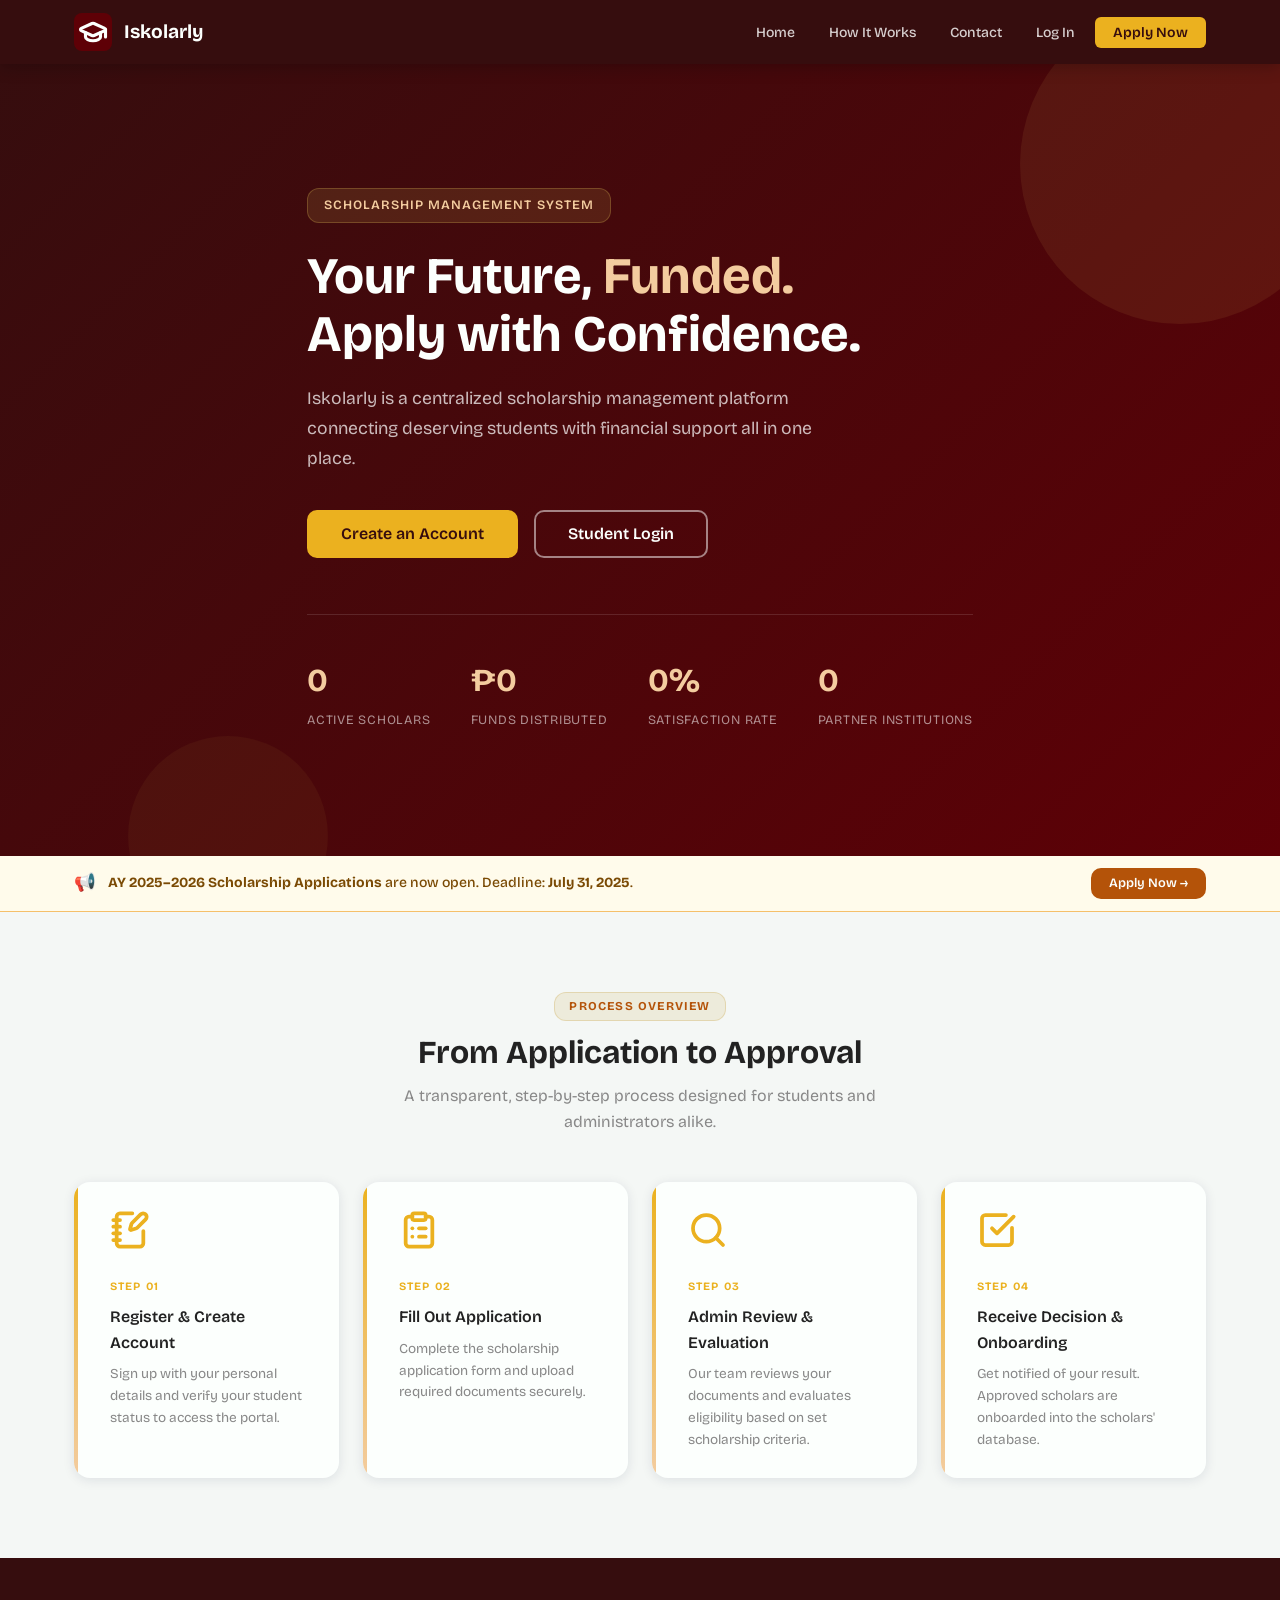
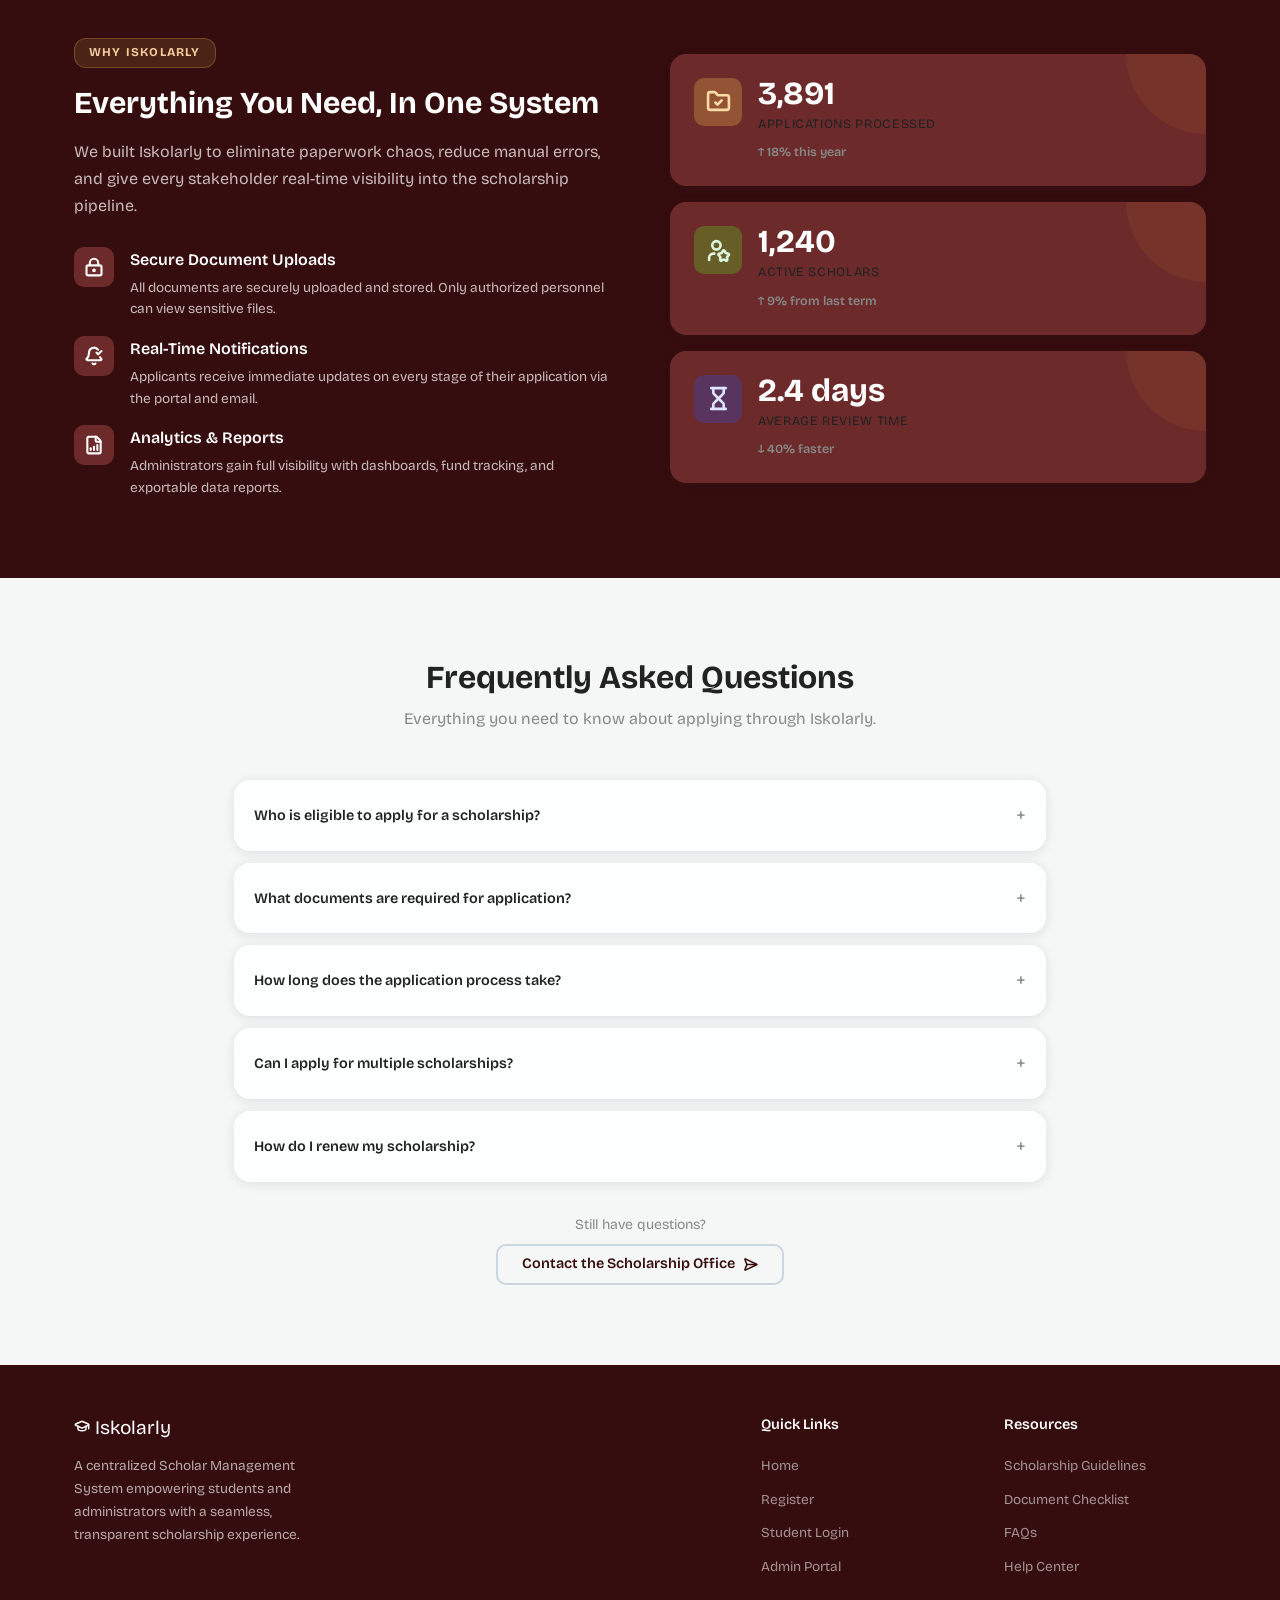
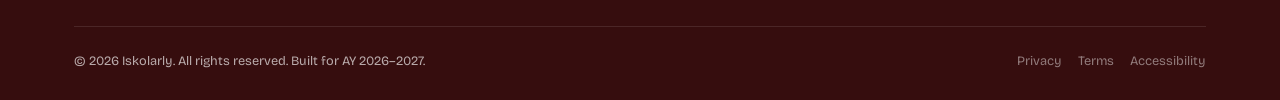
<file: index.html>
<!DOCTYPE html>
<html lang="en">
<head>
  <meta charset="UTF-8" />
  <meta name="viewport" content="width=device-width, initial-scale=1.0" />
  <meta name="description" content="Iskolarly — A comprehensive Scholar Management System for academic institutions." />
  <title>Iskolarly | Scholar Management System</title>
  <link rel="stylesheet" href="style.css" />
</head>
<body>

<!-- ── Navigation ─────────────────────────────────────── -->
<nav class="navbar">
  <div class="navbar-inner">
    <a href="" class="navbar-brand">
      <div class="brand-icon"><svg xmlns="http://www.w3.org/2000/svg" width="30" height="30" viewBox="0 0 24 24" fill="none" stroke="currentColor" stroke-width="2.5" stroke-linecap="round" stroke-linejoin="round" class="lucide lucide-graduation-cap-icon lucide-graduation-cap"><path d="M21.42 10.922a1 1 0 0 0-.019-1.838L12.83 5.18a2 2 0 0 0-1.66 0L2.6 9.08a1 1 0 0 0 0 1.832l8.57 3.908a2 2 0 0 0 1.66 0z"/><path d="M22 10v6"/><path d="M6 12.5V16a6 3 0 0 0 12 0v-3.5"/></svg></div>
      <div class="brand-text">
        Iskolarly
      </div>
    </a>
    <ul class="nav-links">
      <li><a href="index.html" class=>Home</a></li>
      <li><a href="#how-it-works">How It Works</a></li>
      <li><a href="#contact">Contact</a></li>
      <li><a href="login.html">Log In</a></li>
      <li><a href="register.html" class="nav-cta">Apply Now</a></li>
    </ul>
  </div>
</nav>

<!-- ── Hero ───────────────────────────────────────────── -->
<section class="page-hero hero-landing">
  <div class="container">
    <div class="hero-content">
      <div class="hero-badge">Scholarship Management System</div>
      <h1>Your Future, <em>Funded.</em><br>Apply with Confidence.</h1>
      <p style="color:rgba(255,255,255,.72);font-size:1.1rem;max-width:520px;line-height:1.7;">
        Iskolarly is a centralized scholarship management platform connecting deserving students with financial support all in one place.
      </p>
      <div class="hero-actions">
        <a href="register.html" class="btn btn-gold btn-lg">Create an Account</a>
        <a href="login.html" class="btn btn-outline-white btn-lg">Student Login</a>
      </div>
      <div class="hero-stats">
        <div class="hero-stat"><span class="num">0</span><span class="lbl">Active Scholars</span></div>
        <div class="hero-stat"><span class="num">₱0</span><span class="lbl">Funds Distributed</span></div>
        <div class="hero-stat"><span class="num">0%</span><span class="lbl">Satisfaction Rate</span></div>
        <div class="hero-stat"><span class="num">0</span><span class="lbl">Partner Institutions</span></div>
      </div>
    </div>
  </div>
</section>

<!-- ── Announcement Banner ────────────────────────────── -->
<div style="background:var(--warn-bg);border-bottom:1px solid #F5C06A;padding:12px 0;">
  <div class="container flex items-center gap-16 justify-between wrap">
    <div class="flex items-center gap-12">
      <span style="font-size:1.1rem;">📢</span>
      <p style="font-size:.875rem;color:#7A4A04;font-weight:500;">
        <strong>AY 2025–2026 Scholarship Applications</strong> are now open. Deadline: <strong>July 31, 2025</strong>.
      </p>
    </div>
    <a href="register.html" class="btn btn-sm" style="background:var(--warn);color:var(--white);border-color:var(--warn);">Apply Now →</a>
  </div>
</div>

<!-- ── How It Works ───────────────────────────────────── -->
<section id="how-it-works" style="padding:80px 0;">
  <div class="container">
    <div class="text-center mb-48">
      <div class="eyebrow" style="display:inline-block;background:rgba(201,168,76,.15);color:#B45309;border: 1px solid rgba(201,168,76,.3);font-size:.75rem;font-weight:700;letter-spacing:.1em;text-transform:uppercase;padding:4px 14px;border-radius:12px;margin-bottom:12px;">Process Overview</div>
      <h2 style="font-size:2rem;margin-bottom:10px;">From Application to Approval</h2>
      <p class="text-muted" style="max-width:520px;margin:0 auto;">A transparent, step-by-step process designed for students and administrators alike.</p>
    </div>
    <div style="display:grid;grid-template-columns:repeat(auto-fit,minmax(220px,1fr));gap:24px;">
      <!-- Step cards -->
      <div class="ribbon-card" style="padding:28px 28px 28px 36px;">
        <div style="font-size:1.8rem;margin-bottom:14px;"><svg xmlns="http://www.w3.org/2000/svg" width="40" height="40" viewBox="0 0 24 24" fill="none" stroke="#EBB11F" stroke-width="2.25" stroke-linecap="round" stroke-linejoin="round" class="lucide lucide-notebook-pen-icon lucide-notebook-pen"><path d="M13.4 2H6a2 2 0 0 0-2 2v16a2 2 0 0 0 2 2h12a2 2 0 0 0 2-2v-7.4"/><path d="M2 6h4"/><path d="M2 10h4"/><path d="M2 14h4"/><path d="M2 18h4"/><path d="M21.378 5.626a1 1 0 1 0-3.004-3.004l-5.01 5.012a2 2 0 0 0-.506.854l-.837 2.87a.5.5 0 0 0 .62.62l2.87-.837a2 2 0 0 0 .854-.506z"/></svg></div>
        <div style="font-size:.7rem;font-weight:700;letter-spacing:.1em;text-transform:uppercase;color:var(--gold);margin-bottom:8px;">Step 01</div>
        <h4 style="margin-bottom:8px;">Register & Create Account</h4>
        <p style="font-size:.85rem;color:var(--muted);line-height:1.6;">Sign up with your personal details and verify your student status to access the portal.</p>
      </div>
      <div class="ribbon-card" style="padding:28px 28px 28px 36px;">
        <div style="font-size:1.8rem;margin-bottom:14px;"><svg xmlns="http://www.w3.org/2000/svg" width="40" height="40" viewBox="0 0 24 24" fill="none" stroke="#EBB11F" stroke-width="2.25" stroke-linecap="round" stroke-linejoin="round" class="lucide lucide-clipboard-list-icon lucide-clipboard-list"><rect width="8" height="4" x="8" y="2" rx="1" ry="1"/><path d="M16 4h2a2 2 0 0 1 2 2v14a2 2 0 0 1-2 2H6a2 2 0 0 1-2-2V6a2 2 0 0 1 2-2h2"/><path d="M12 11h4"/><path d="M12 16h4"/><path d="M8 11h.01"/><path d="M8 16h.01"/></svg></div>
        <div style="font-size:.7rem;font-weight:700;letter-spacing:.1em;text-transform:uppercase;color:var(--gold);margin-bottom:8px;">Step 02</div>
        <h4 style="margin-bottom:8px;">Fill Out Application</h4>
        <p style="font-size:.85rem;color:var(--muted);line-height:1.6;">Complete the scholarship application form and upload required documents securely.</p>
      </div>
      <div class="ribbon-card" style="padding:28px 28px 28px 36px;">
        <div style="font-size:1.8rem;margin-bottom:14px;"><svg xmlns="http://www.w3.org/2000/svg" width="40" height="40" viewBox="0 0 24 24" fill="none" stroke="#EBB11F" stroke-width="2.25" stroke-linecap="round" stroke-linejoin="round" class="lucide lucide-search-icon lucide-search"><path d="m21 21-4.34-4.34"/><circle cx="11" cy="11" r="8"/></svg></div>
        <div style="font-size:.7rem;font-weight:700;letter-spacing:.1em;text-transform:uppercase;color:var(--gold);margin-bottom:8px;">Step 03</div>
        <h4 style="margin-bottom:8px;">Admin Review & Evaluation</h4>
        <p style="font-size:.85rem;color:var(--muted);line-height:1.6;">Our team reviews your documents and evaluates eligibility based on set scholarship criteria.</p>
      </div>
      <div class="ribbon-card" style="padding:28px 28px 28px 36px;">
        <div style="font-size:1.8rem;margin-bottom:14px;"><svg xmlns="http://www.w3.org/2000/svg" width="40" height="40" viewBox="0 0 24 24" fill="none" stroke="#EBB11F" stroke-width="2.25" stroke-linecap="round" stroke-linejoin="round" class="lucide lucide-square-check-big-icon lucide-square-check-big"><path d="M21 10.656V19a2 2 0 0 1-2 2H5a2 2 0 0 1-2-2V5a2 2 0 0 1 2-2h12.344"/><path d="m9 11 3 3L22 4"/></svg></div>
        <div style="font-size:.7rem;font-weight:700;letter-spacing:.1em;text-transform:uppercase;color:var(--gold);margin-bottom:8px;">Step 04</div>
        <h4 style="margin-bottom:8px;">Receive Decision & Onboarding</h4>
        <p style="font-size:.85rem;color:var(--muted);line-height:1.6;">Get notified of your result. Approved scholars are onboarded into the scholars' database.</p>
      </div>
    </div>
  </div>
</section>

<!-- ── Features ───────────────────────────────────────── -->
<section style="padding:80px 0; background-color: #360D0E;">
  <div class="container">
    <div class="grid-2" style="gap:60px;align-items:center;">
      <div>
        <div style="display:inline-block;background:rgba(201,168,76,.15);border: 1px solid rgba(201,168,76,.3);color:var(--gold2);font-size:.75rem;font-weight:700;letter-spacing:.1em;text-transform:uppercase;padding:4px 14px;border-radius:12px;margin-bottom:16px;">Why Iskolarly</div>
        <h2 style="color:#FCFFFD;font-size:1.9rem;margin-bottom:16px;">Everything You Need, In One System</h2>
        <p style="color:#CABBBB;line-height:1.7;margin-bottom:28px;">We built Iskolarly to eliminate paperwork chaos, reduce manual errors, and give every stakeholder real-time visibility into the scholarship pipeline.</p>
        <div style="display:flex;flex-direction:column;gap:16px;">
          <div class="flex items-start gap-16">
            <div style="width:40px;height:40px;background:rgba(255, 121, 121, 0.273);border-radius:10px;display:flex;align-items:center;justify-content:center;font-size:1.1rem;flex-shrink:0;"><svg xmlns="http://www.w3.org/2000/svg" width="20" height="20" viewBox="0 0 24 24" fill="none" stroke="#FCFFFD" stroke-width="2.5" stroke-linecap="round" stroke-linejoin="round" class="lucide lucide-lock-keyhole-icon lucide-lock-keyhole"><circle cx="12" cy="16" r="1"/><rect x="3" y="10" width="18" height="12" rx="2"/><path d="M7 10V7a5 5 0 0 1 10 0v3"/></svg></div>
            <div><h4 style="color:#FCFFFD;margin-bottom:4px;">Secure Document Uploads</h4><p style="font-size:.85rem;color:#CABBBB;">All documents are securely uploaded and stored. Only authorized personnel can view sensitive files.</p></div>
          </div>
          <div class="flex items-start gap-16">
            <div style="width:40px;height:40px;background:rgba(255, 121, 121, 0.273);border-radius:10px;display:flex;align-items:center;justify-content:center;font-size:1.1rem;flex-shrink:0;"><svg xmlns="http://www.w3.org/2000/svg" width="20" height="20" viewBox="0 0 24 24" fill="none" stroke="#FCFFFD" stroke-width="2.5" stroke-linecap="round" stroke-linejoin="round" class="lucide lucide-bell-check-icon lucide-bell-check"><path d="M10.268 21a2 2 0 0 0 3.464 0"/><path d="m15 8 2 2 4-4"/><path d="M16.8607 4.4824A6 6 0 0 0 6 8C6 12.499 4.589 13.956 3.262 15.326"/><path d="M3.262 15.326A1 1 0 0 0 4 17H20A1 1 0 0 0 20.74 15.327C20.209 14.779 19.665 14.218 19.203 13.454"/></svg></div>
            <div><h4 style="color:#FCFFFD;margin-bottom:4px;">Real-Time Notifications</h4><p style="font-size:.85rem;color:#CABBBB;">Applicants receive immediate updates on every stage of their application via the portal and email.</p></div>
          </div>
          <div class="flex items-start gap-16">
            <div style="width:40px;height:40px;background:rgba(255, 121, 121, 0.273);border-radius:10px;display:flex;align-items:center;justify-content:center;font-size:1.1rem;flex-shrink:0;"><svg xmlns="http://www.w3.org/2000/svg" width="20" height="20" viewBox="0 0 24 24" fill="none" stroke="#FCFFFD" stroke-width="2.5" stroke-linecap="round" stroke-linejoin="round" class="lucide lucide-file-chart-column-increasing-icon lucide-file-chart-column-increasing"><path d="M6 22a2 2 0 0 1-2-2V4a2 2 0 0 1 2-2h8a2.4 2.4 0 0 1 1.704.706l3.588 3.588A2.4 2.4 0 0 1 20 8v12a2 2 0 0 1-2 2z"/><path d="M14 2v5a1 1 0 0 0 1 1h5"/><path d="M8 18v-2"/><path d="M12 18v-4"/><path d="M16 18v-6"/></svg></div>
            <div><h4 style="color:#FCFFFD;margin-bottom:4px;">Analytics & Reports</h4><p style="font-size:.85rem;color:#CABBBB;">Administrators gain full visibility with dashboards, fund tracking, and exportable data reports.</p></div>
          </div>
        </div>
      </div>
      <div style="display:flex;flex-direction:column;gap:16px;">
        <div class="stat-card">
          <div class="card-icon gold" style="background:rgba(255, 206, 81, 0.25);width:48px;height:48px;font-size:1.3rem;flex-shrink:0;"><svg xmlns="http://www.w3.org/2000/svg" width="25" height="25" viewBox="0 0 24 24" fill="none" stroke="#FFDAA3" stroke-width="2.5" stroke-linecap="round" stroke-linejoin="round" class="lucide lucide-folder-check-icon lucide-folder-check"><path d="M20 20a2 2 0 0 0 2-2V8a2 2 0 0 0-2-2h-7.9a2 2 0 0 1-1.69-.9L9.6 3.9A2 2 0 0 0 7.93 3H4a2 2 0 0 0-2 2v13a2 2 0 0 0 2 2Z"/><path d="m9 13 2 2 4-4"/></svg></div>
          <div><div class="stat-value">3,891</div><div class="stat-label">Applications Processed</div><div class="stat-change up">↑ 18% this year</div></div>
        </div>
        <div class="stat-card">
          <div class="card-icon green" style="background:rgba(84, 248, 29, 0.25);width:48px;height:48px;font-size:1.3rem;flex-shrink:0;"><svg xmlns="http://www.w3.org/2000/svg" width="25" height="25" viewBox="0 0 24 24" fill="none" stroke="#DCF7DD" stroke-width="2.5" stroke-linecap="round" stroke-linejoin="round" class="lucide lucide-user-star-icon lucide-user-star"><path d="M16.051 12.616a1 1 0 0 1 1.909.024l.737 1.452a1 1 0 0 0 .737.535l1.634.256a1 1 0 0 1 .588 1.806l-1.172 1.168a1 1 0 0 0-.282.866l.259 1.613a1 1 0 0 1-1.541 1.134l-1.465-.75a1 1 0 0 0-.912 0l-1.465.75a1 1 0 0 1-1.539-1.133l.258-1.613a1 1 0 0 0-.282-.866l-1.156-1.153a1 1 0 0 1 .572-1.822l1.633-.256a1 1 0 0 0 .737-.535z"/><path d="M8 15H7a4 4 0 0 0-4 4v2"/><circle cx="10" cy="7" r="4"/></svg></div>
          <div><div class="stat-value">1,240</div><div class="stat-label">Active Scholars</div><div class="stat-change up">↑ 9% from last term</div></div>
        </div>
        <div class="stat-card">
          <div class="card-icon navy" style="background:rgba(29, 80, 248, 0.25);width:48px;height:48px;font-size:1.3rem;flex-shrink:0;"><svg xmlns="http://www.w3.org/2000/svg" width="25" height="25" viewBox="0 0 24 24" fill="none" stroke="#DDE5FF" stroke-width="2.5" stroke-linecap="round" stroke-linejoin="round" class="lucide lucide-hourglass-icon lucide-hourglass"><path d="M5 22h14"/><path d="M5 2h14"/><path d="M17 22v-4.172a2 2 0 0 0-.586-1.414L12 12l-4.414 4.414A2 2 0 0 0 7 17.828V22"/><path d="M7 2v4.172a2 2 0 0 0 .586 1.414L12 12l4.414-4.414A2 2 0 0 0 17 6.172V2"/></svg></div>
          <div><div class="stat-value">2.4 days</div><div class="stat-label">Average Review Time</div><div class="stat-change up">↓ 40% faster</div></div>
        </div>
      </div>
    </div>
  </div>
</section>

<!-- ── FAQ ────────────────────────────────────────────── -->
<section style="padding:80px 0;" id="contact">
  <div class="container-md">
    <div class="text-center mb-48">
      <h2 style="font-size:2rem;margin-bottom:8px;">Frequently Asked Questions</h2>
      <p class="text-muted">Everything you need to know about applying through Iskolarly.</p>
    </div>
    <div style="display:flex;flex-direction:column;gap:12px;" id="faq-list">
      <!-- FAQ items -->
      <div class="faq-item card card-sm" style="cursor:pointer;">
        <div class="flex justify-between items-center" onclick="toggleFaq(this)">
          <h4 style="font-size:.9rem;">Who is eligible to apply for a scholarship?</h4>
          <span class="faq-icon" style="font-size:1.2rem;color:var(--muted);">+</span>
        </div>
        <div class="faq-answer" style="display:none;margin-top:12px;font-size:.875rem;color:var(--muted);line-height:1.7;">Eligibility varies per scholarship program. Generally, applicants must be currently enrolled students in good academic standing. Check each scholarship's specific criteria after logging in.</div>
      </div>
      <div class="faq-item card card-sm" style="cursor:pointer;">
        <div class="flex justify-between items-center" onclick="toggleFaq(this)">
          <h4 style="font-size:.9rem;">What documents are required for application?</h4>
          <span class="faq-icon" style="font-size:1.2rem;color:var(--muted);">+</span>
        </div>
        <div class="faq-answer" style="display:none;margin-top:12px;font-size:.875rem;color:var(--muted);line-height:1.7;">Typical requirements include: certified true copy of grades, proof of enrollment, proof of household income (if need-based), government-issued ID, and a personal essay. Additional documents may be required per program.</div>
      </div>
      <div class="faq-item card card-sm" style="cursor:pointer;">
        <div class="flex justify-between items-center" onclick="toggleFaq(this)">
          <h4 style="font-size:.9rem;">How long does the application process take?</h4>
          <span class="faq-icon" style="font-size:1.2rem;color:var(--muted);">+</span>
        </div>
        <div class="faq-answer" style="display:none;margin-top:12px;font-size:.875rem;color:var(--muted);line-height:1.7;">After submission, the review process typically takes 5–10 business days. You will receive a notification through the portal and your registered email once a decision has been made.</div>
      </div>
      <div class="faq-item card card-sm" style="cursor:pointer;">
        <div class="flex justify-between items-center" onclick="toggleFaq(this)">
          <h4 style="font-size:.9rem;">Can I apply for multiple scholarships?</h4>
          <span class="faq-icon" style="font-size:1.2rem;color:var(--muted);">+</span>
        </div>
        <div class="faq-answer" style="display:none;margin-top:12px;font-size:.875rem;color:var(--muted);line-height:1.7;">Yes, you may apply to multiple programs as long as you meet the individual eligibility criteria. However, note that some scholarships may restrict concurrent grants — always read the program guidelines carefully.</div>
      </div>
      <div class="faq-item card card-sm" style="cursor:pointer;">
        <div class="flex justify-between items-center" onclick="toggleFaq(this)">
          <h4 style="font-size:.9rem;">How do I renew my scholarship?</h4>
          <span class="faq-icon" style="font-size:1.2rem;color:var(--muted);">+</span>
        </div>
        <div class="faq-answer" style="display:none;margin-top:12px;font-size:.875rem;color:var(--muted);line-height:1.7;">Current scholars can submit renewal requirements through their student dashboard. Log in, go to "Renewal & Compliance," upload updated documents (grades, enrollment certificate), and submit before the term deadline.</div>
      </div>
    </div>
    <div class="text-center mt-32">
      <p class="text-muted text-sm">Still have questions?</p>
      <a href="mailto:scholars@Iskolarly.edu.ph" class="btn btn-outline mt-8">Contact the Scholarship Office <svg xmlns="http://www.w3.org/2000/svg" width="15" height="15" viewBox="0 0 24 24" fill="none" stroke="#360D0E" stroke-width="2.5" stroke-linecap="round" stroke-linejoin="round" class="lucide lucide-send-horizontal-icon lucide-send-horizontal"><path d="M3.714 3.048a.498.498 0 0 0-.683.627l2.843 7.627a2 2 0 0 1 0 1.396l-2.842 7.627a.498.498 0 0 0 .682.627l18-8.5a.5.5 0 0 0 0-.904z"/><path d="M6 12h16"/></svg></a>
    </div>
  </div>
</section>

<!-- ── Footer ─────────────────────────────────────────── -->
<footer class="footer">
  <div class="container">
    <div class="footer-grid">
      <div>
        <div class="footer-brand"><svg xmlns="http://www.w3.org/2000/svg" width="16" height="16" viewBox="0 0 24 24" fill="none" stroke="#FCFFFD" stroke-width="2.25" stroke-linecap="round" stroke-linejoin="round" class="lucide lucide-graduation-cap-icon lucide-graduation-cap"><path d="M21.42 10.922a1 1 0 0 0-.019-1.838L12.83 5.18a2 2 0 0 0-1.66 0L2.6 9.08a1 1 0 0 0 0 1.832l8.57 3.908a2 2 0 0 0 1.66 0z"/><path d="M22 10v6"/><path d="M6 12.5V16a6 3 0 0 0 12 0v-3.5"/></svg> Iskolarly</div>
        <p class="footer-desc">A centralized Scholar Management System empowering students and administrators with a seamless, transparent scholarship experience.</p>
      </div>
      <div>
        <h4></h4>
        <ul>
          <li><a href="#"></a></li>
          <li><a href="#"></a></li>
          <li><a href="#"></a></li>
          <li><a href="#"></a></li>
        </ul>
      </div>
      <div>
        <h4>Quick Links</h4>
        <ul>
          <li><a href="index.html">Home</a></li>
          <li><a href="register.html">Register</a></li>
          <li><a href="login.html">Student Login</a></li>
          <li><a href="admin-login.html">Admin Portal</a></li>
        </ul>
      </div>
      <div>
        <h4>Resources</h4>
        <ul>
          <li><a href="#">Scholarship Guidelines</a></li>
          <li><a href="#">Document Checklist</a></li>
          <li><a href="#">FAQs</a></li>
          <li><a href="#">Help Center</a></li>
        </ul>
      </div>
    </div>
    <div class="footer-bottom">
      <span>© 2026 Iskolarly. All rights reserved. Built for AY 2026–2027.</span>
      <div class="flex gap-16">
        <a href="privacy.html">Privacy</a>
        <a href="terms.html">Terms</a>
        <a href="#">Accessibility</a>
      </div>
    </div>
  </div>
</footer>

<script>
  function toggleFaq(el) {
    const answer = el.parentElement.querySelector('.faq-answer');
    const icon   = el.querySelector('.faq-icon');
    const open   = answer.style.display === 'block';
    // Close all
    document.querySelectorAll('.faq-answer').forEach(a => a.style.display = 'none');
    document.querySelectorAll('.faq-icon').forEach(i => i.textContent = '+');
    if (!open) {
      answer.style.display = 'block';
      icon.textContent = '−';
    }
  }

  // Smooth scroll for anchor links
  document.querySelectorAll('a[href^="#"]').forEach(a => {
    a.addEventListener('click', e => {
      const target = document.querySelector(a.getAttribute('href'));
      if (target) { e.preventDefault(); target.scrollIntoView({ behavior: 'smooth', block: 'start' }); }
    });
  });
</script>
</body>
</html>
</file>
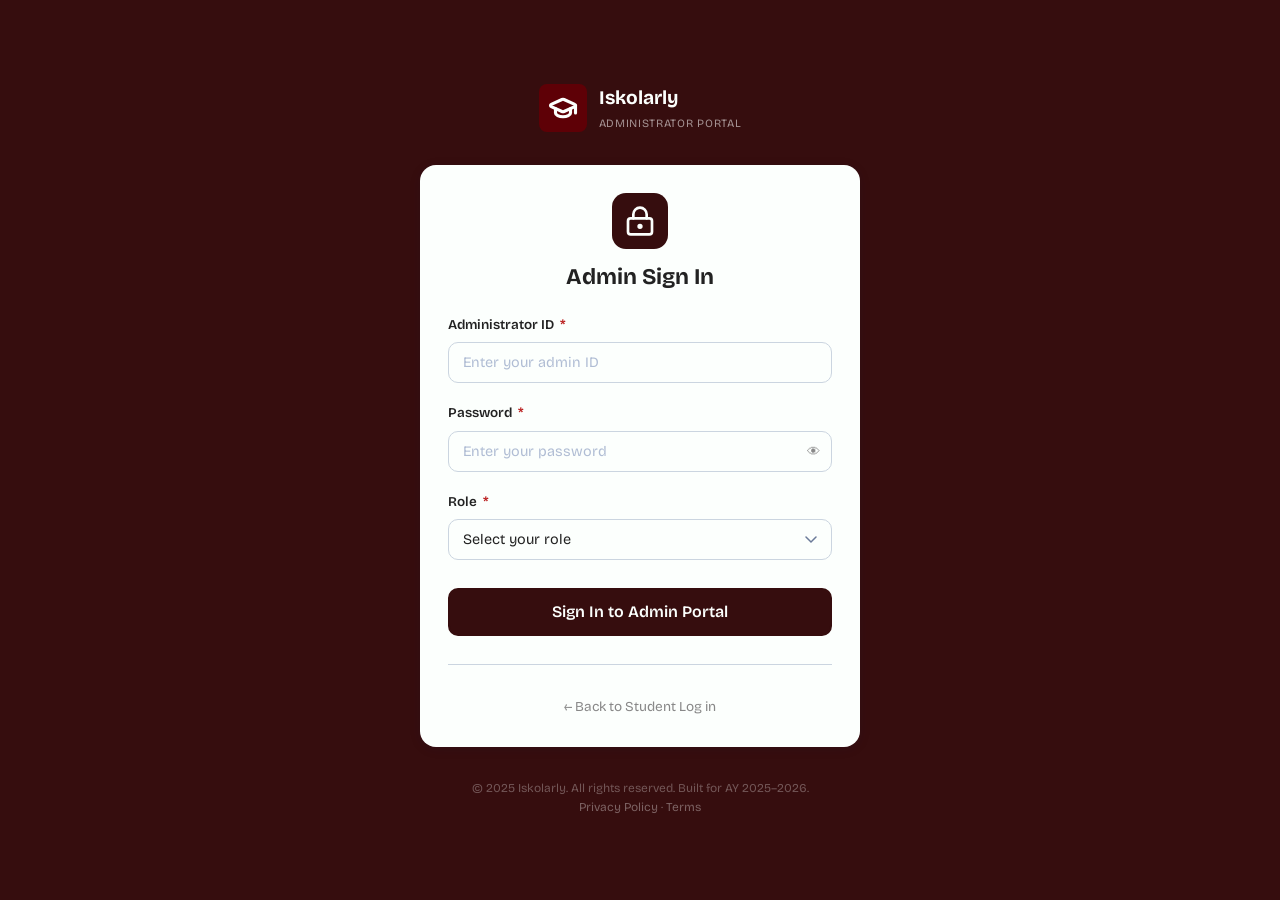
<file: admin-login.html>
<!DOCTYPE html>
<html lang="en">
<head>
  <meta charset="UTF-8" />
  <meta name="viewport" content="width=device-width, initial-scale=1.0" />
  <title>Admin Login | Iskolarly</title>
  <link rel="stylesheet" href="style.css" />
</head>
<body style="background:var(--navy);min-height:100vh;display:flex;flex-direction:column;align-items:center;justify-content:center;padding:32px 16px;">

<div style="text-align:center;margin-bottom:32px;">
  <a href="index.html" class="navbar-brand" style="justify-content:center;display:inline-flex;">
    <div class="brand-icon" style="width:48px;height:48px;font-size:1.4rem;"><svg xmlns="http://www.w3.org/2000/svg" width="30" height="30" viewBox="0 0 24 24" fill="none" stroke="currentColor" stroke-width="2.5" stroke-linecap="round" stroke-linejoin="round" class="lucide lucide-graduation-cap-icon lucide-graduation-cap"><path d="M21.42 10.922a1 1 0 0 0-.019-1.838L12.83 5.18a2 2 0 0 0-1.66 0L2.6 9.08a1 1 0 0 0 0 1.832l8.57 3.908a2 2 0 0 0 1.66 0z"/><path d="M22 10v6"/><path d="M6 12.5V16a6 3 0 0 0 12 0v-3.5"/></svg></div>
    <div class="brand-text" style="text-align:left;">
      Iskolarly
      <span class="sub">Administrator Portal</span>
    </div>
  </a>
</div>

<div class="card" style="width:100%;max-width:440px;">
  <div style="text-align:center;margin-bottom:24px;">
    <div style="width:56px;height:56px;background:var(--navy);border-radius:14px;display:flex;align-items:center;justify-content:center;font-size:1.5rem;margin:0 auto 14px;"><svg xmlns="http://www.w3.org/2000/svg" width="32" height="32" viewBox="0 0 24 24" fill="none" stroke="#FCFFFD" stroke-width="2" stroke-linecap="round" stroke-linejoin="round" class="lucide lucide-lock-keyhole-icon lucide-lock-keyhole"><circle cx="12" cy="16" r="1"/><rect x="3" y="10" width="18" height="12" rx="2"/><path d="M7 10V7a5 5 0 0 1 10 0v3"/></svg></div>
    <h2 style="font-size:1.4rem;margin-bottom:4px;">Admin Sign In</h2>
  </div>

  <div class="form-group">
    <label>Administrator ID <span class="required">*</span></label>
    <input type="text" class="form-control" id="a-id" placeholder="Enter your admin ID" />
  </div>
  <div class="form-group">
    <label>Password <span class="required">*</span></label>
    <div style="position:relative;">
      <input type="password" class="form-control" id="a-pass" placeholder="Enter your password" style="padding-right:44px;" />
      <button type="button" onclick="togglePass('a-pass')" style="position:absolute;right:12px;top:50%;transform:translateY(-50%);background:none;border:none;cursor:pointer;color:var(--muted);">👁</button>
    </div>
  </div>
  <div class="form-group">
    <label>Role <span class="required">*</span></label>
    <select class="form-control" id="a-role">
      <option value="">Select your role</option>
      <option>Administrator</option>
      <option>Super Administrator</option>
    </select>
  </div>

  <button class="btn btn-primary btn-lg w-full mt-8" onclick="adminLogin()" id="admin-login-btn">Sign In to Admin Portal</button>

  <hr class="divider" />
  <div class="text-center">
    <a href="login.html" style="font-size:.85rem;color:var(--muted);">← Back to Student Log in</a>
  </div>
</div>

<p style="color:rgba(255,255,255,.3);font-size:.75rem;margin-top:32px;text-align:center;">
  © 2025 Iskolarly. All rights reserved. Built for AY 2025–2026.<br>
  <a href="privacy.html" style="color:rgba(255,255,255,.35);">Privacy Policy</a> · <a href="terms.html" style="color:rgba(255,255,255,.35);">Terms</a>
</p>

<script>
  function togglePass(id) {
    const el = document.getElementById(id);
    el.type = el.type === 'password' ? 'text' : 'password';
  }
  function adminLogin() {
    const id   = document.getElementById('a-id').value.trim();
    const pass = document.getElementById('a-pass').value;
    const role = document.getElementById('a-role').value;
    if (!id || !pass || !role) { alert('Please complete all fields.'); return; }
    const btn = document.getElementById('admin-login-btn');
    btn.textContent = 'Signing in…'; btn.disabled = true;
    setTimeout(() => { window.location.href = 'admin-dashboard.html'; }, 1200);
  }
  document.addEventListener('keydown', e => { if (e.key === 'Enter') adminLogin(); });
</script>
</body>
</html>
</file>
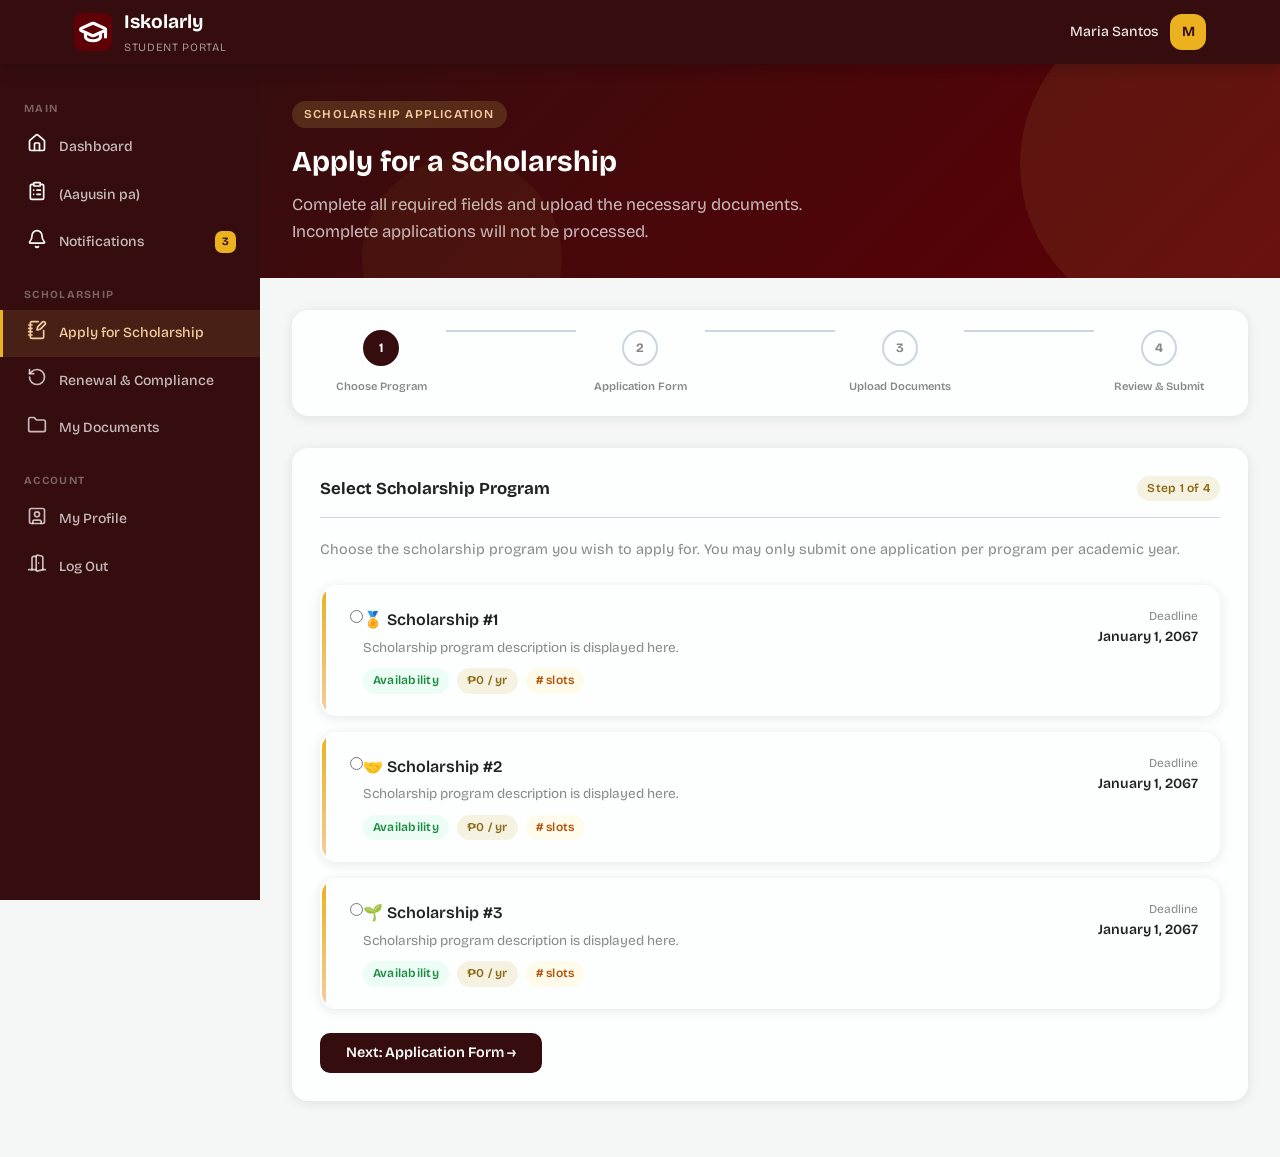
<file: application.html>
<!DOCTYPE html>
<html lang="en">
<head>
  <meta charset="UTF-8" />
  <meta name="viewport" content="width=device-width, initial-scale=1.0" />
  <title>Scholarship Application | Iskolarly</title>
  <link rel="stylesheet" href="style.css" />
</head>
<body>

<nav class="navbar">
  <div class="navbar-inner">
    <a href="index.html" class="navbar-brand">
      <div class="brand-icon"><svg xmlns="http://www.w3.org/2000/svg" width="30" height="30" viewBox="0 0 24 24" fill="none" stroke="currentColor" stroke-width="2.5" stroke-linecap="round" stroke-linejoin="round" class="lucide lucide-graduation-cap-icon lucide-graduation-cap"><path d="M21.42 10.922a1 1 0 0 0-.019-1.838L12.83 5.18a2 2 0 0 0-1.66 0L2.6 9.08a1 1 0 0 0 0 1.832l8.57 3.908a2 2 0 0 0 1.66 0z"/><path d="M22 10v6"/><path d="M6 12.5V16a6 3 0 0 0 12 0v-3.5"/></svg></div>
      <div class="brand-text">Iskolarly<span class="sub">Student Portal</span></div>
    </a>
    <div class="navbar-user">
      <span class="user-name">Maria Santos</span>
      <div class="user-avatar">M</div>
    </div>
  </div>
</nav>

<div class="dashboard-layout">
  <aside class="sidebar">
    <div class="sidebar-section">
      <div class="sidebar-label">Main</div>
      <a href="student-dashboard.html" class="sidebar-link"><span class="icon"><svg xmlns="http://www.w3.org/2000/svg" width="20" height="20" viewBox="0 0 24 24" fill="none" stroke="#FCFFFD" stroke-width="2" stroke-linecap="round" stroke-linejoin="round" class="lucide lucide-house-icon lucide-house"><path d="M15 21v-8a1 1 0 0 0-1-1h-4a1 1 0 0 0-1 1v8"/><path d="M3 10a2 2 0 0 1 .709-1.528l7-6a2 2 0 0 1 2.582 0l7 6A2 2 0 0 1 21 10v9a2 2 0 0 1-2 2H5a2 2 0 0 1-2-2z"/></svg></span>Dashboard</a>
      <a href="application.html" class="sidebar-link"><span class="icon"><svg xmlns="http://www.w3.org/2000/svg" width="20" height="20" viewBox="0 0 24 24" fill="none" stroke="#FCFFFD" stroke-width="2" stroke-linecap="round" stroke-linejoin="round" class="lucide lucide-clipboard-list-icon lucide-clipboard-list"><rect width="8" height="4" x="8" y="2" rx="1" ry="1"/><path d="M16 4h2a2 2 0 0 1 2 2v14a2 2 0 0 1-2 2H6a2 2 0 0 1-2-2V6a2 2 0 0 1 2-2h2"/><path d="M12 11h4"/><path d="M12 16h4"/><path d="M8 11h.01"/><path d="M8 16h.01"/></svg></span>(Aayusin pa)</a>
      <a href="notifications.html" class="sidebar-link"><span class="icon"><svg xmlns="http://www.w3.org/2000/svg" width="20" height="20" viewBox="0 0 24 24" fill="none" stroke="#FCFFFD" stroke-width="2" stroke-linecap="round" stroke-linejoin="round" class="lucide lucide-bell-icon lucide-bell"><path d="M10.268 21a2 2 0 0 0 3.464 0"/><path d="M3.262 15.326A1 1 0 0 0 4 17h16a1 1 0 0 0 .74-1.673C19.41 13.956 18 12.499 18 8A6 6 0 0 0 6 8c0 4.499-1.411 5.956-2.738 7.326"/></svg></span>Notifications<span class="badge-count">3</span></a>
    </div>
    <div class="sidebar-section">
      <div class="sidebar-label">Scholarship</div>
      <a href="application.html" class="sidebar-link active"><span class="icon"><svg xmlns="http://www.w3.org/2000/svg" width="20" height="20" viewBox="0 0 24 24" fill="none" stroke="currentColor" stroke-width="2" stroke-linecap="round" stroke-linejoin="round" class="lucide lucide-notebook-pen-icon lucide-notebook-pen"><path d="M13.4 2H6a2 2 0 0 0-2 2v16a2 2 0 0 0 2 2h12a2 2 0 0 0 2-2v-7.4"/><path d="M2 6h4"/><path d="M2 10h4"/><path d="M2 14h4"/><path d="M2 18h4"/><path d="M21.378 5.626a1 1 0 1 0-3.004-3.004l-5.01 5.012a2 2 0 0 0-.506.854l-.837 2.87a.5.5 0 0 0 .62.62l2.87-.837a2 2 0 0 0 .854-.506z"/></svg></span>Apply for Scholarship</a>
      <a href="renewal.html" class="sidebar-link"><span class="icon"><svg xmlns="http://www.w3.org/2000/svg" width="20" height="20" viewBox="0 0 24 24" fill="none" stroke="currentColor" stroke-width="2" stroke-linecap="round" stroke-linejoin="round" class="lucide lucide-rotate-ccw-icon lucide-rotate-ccw"><path d="M3 12a9 9 0 1 0 9-9 9.75 9.75 0 0 0-6.74 2.74L3 8"/><path d="M3 3v5h5"/></svg></span>Renewal & Compliance</a>
      <a href="documents.html" class="sidebar-link"><span class="icon"><svg xmlns="http://www.w3.org/2000/svg" width="20" height="20" viewBox="0 0 24 24" fill="none" stroke="currentColor" stroke-width="2" stroke-linecap="round" stroke-linejoin="round" class="lucide lucide-folder-icon lucide-folder"><path d="M20 20a2 2 0 0 0 2-2V8a2 2 0 0 0-2-2h-7.9a2 2 0 0 1-1.69-.9L9.6 3.9A2 2 0 0 0 7.93 3H4a2 2 0 0 0-2 2v13a2 2 0 0 0 2 2Z"/></svg></span>My Documents</a>
    </div>
    <div class="sidebar-section">
      <div class="sidebar-label">Account</div>
      <a href="student-profile.html" class="sidebar-link"><span class="icon"><svg xmlns="http://www.w3.org/2000/svg" width="20" height="20" viewBox="0 0 24 24" fill="none" stroke="currentColor" stroke-width="2" stroke-linecap="round" stroke-linejoin="round" class="lucide lucide-square-user-icon lucide-square-user"><rect width="18" height="18" x="3" y="3" rx="2"/><circle cx="12" cy="10" r="3"/><path d="M7 21v-2a2 2 0 0 1 2-2h6a2 2 0 0 1 2 2v2"/></svg></span>My Profile</a>
      <a href="login.html" class="sidebar-link"><span class="icon"><svg xmlns="http://www.w3.org/2000/svg" width="20" height="20" viewBox="0 0 24 24" fill="none" stroke="currentColor" stroke-width="2" stroke-linecap="round" stroke-linejoin="round" class="lucide lucide-door-open-icon lucide-door-open"><path d="M11 20H2"/><path d="M11 4.562v16.157a1 1 0 0 0 1.242.97L19 20V5.562a2 2 0 0 0-1.515-1.94l-4-1A2 2 0 0 0 11 4.561z"/><path d="M11 4H8a2 2 0 0 0-2 2v14"/><path d="M14 12h.01"/><path d="M22 20h-3"/></svg></span>Log Out</a>
    </div>
  </aside>

  <main class="main-content">
    <div class="page-hero" style="margin:-32px -32px 32px;border-radius:0;padding:36px 32px 32px;">
      <div class="eyebrow">Scholarship Application</div>
      <h1 style="font-size:1.8rem;">Apply for a Scholarship</h1>
      <p>Complete all required fields and upload the necessary documents. Incomplete applications will not be processed.</p>
    </div>

    <!-- Step indicator -->
    <div style="display:flex;gap:0;margin-bottom:32px;background:var(--white);border-radius:var(--radius-lg);padding:20px 24px;box-shadow:var(--shadow);">
      <div style="flex:1;display:flex;flex-direction:column;align-items:center;gap:6px;">
        <div class="step-circle active" id="sc1">1</div>
        <span class="step-label active" style="font-size:.7rem;">Choose Program</span>
      </div>
      <div class="step-line" id="sl1"></div>
      <div style="flex:1;display:flex;flex-direction:column;align-items:center;gap:6px;">
        <div class="step-circle" id="sc2">2</div>
        <span class="step-label" style="font-size:.7rem;">Application Form</span>
      </div>
      <div class="step-line" id="sl2"></div>
      <div style="flex:1;display:flex;flex-direction:column;align-items:center;gap:6px;">
        <div class="step-circle" id="sc3">3</div>
        <span class="step-label" style="font-size:.7rem;">Upload Documents</span>
      </div>
      <div class="step-line" id="sl3"></div>
      <div style="flex:1;display:flex;flex-direction:column;align-items:center;gap:6px;">
        <div class="step-circle" id="sc4">4</div>
        <span class="step-label" style="font-size:.7rem;">Review & Submit</span>
      </div>
    </div>

    <!-- STEP 1: Choose Program -->
    <div id="step1">
      <div class="card mb-24">
        <div class="card-header"><h2>Select Scholarship Program</h2><span class="badge badge-gold">Step 1 of 4</span></div>
        <p class="text-muted mb-24" style="font-size:.9rem;">Choose the scholarship program you wish to apply for. You may only submit one application per program per academic year.</p>
        <div style="display:flex;flex-direction:column;gap:16px;" id="program-list">
          <div class="ribbon-card program-option" data-id="1" onclick="selectProgram(this)" style="padding:20px 20px 20px 28px;cursor:pointer;border:2px solid transparent;transition:border-color .2s;">
            <div class="flex justify-between items-start wrap gap-12">
              <div class="flex items-start gap-14">
                <input type="radio" name="program" value="1" style="margin-top:3px;accent-color:var(--navy);" />
                <div>
                  <h4 style="margin-bottom:4px;">🏅 Scholarship #1</h4>
                  <p style="font-size:.85rem;color:var(--muted);margin-bottom:10px;">Scholarship program description is displayed here.</p>
                  <div class="flex gap-8 wrap">
                    <span class="badge badge-active">Availability</span>
                    <span class="badge badge-gold">₱0 / yr</span>
                    <span class="badge badge-review"># slots</span>
                  </div>
                </div>
              </div>
              <div style="text-align:right;flex-shrink:0;">
                <div style="font-size:.75rem;color:var(--muted);">Deadline</div>
                <div style="font-weight:600;font-size:.875rem;">January 1, 2067</div>
              </div>
            </div>
          </div>

          <div class="ribbon-card program-option" data-id="2" onclick="selectProgram(this)" style="padding:20px 20px 20px 28px;cursor:pointer;border:2px solid transparent;transition:border-color .2s;">
            <div class="flex justify-between items-start wrap gap-12">
              <div class="flex items-start gap-14">
                <input type="radio" name="program" value="2" style="margin-top:3px;accent-color:var(--navy);" />
                <div>
                  <h4 style="margin-bottom:4px;">🤝 Scholarship #2</h4>
                  <p style="font-size:.85rem;color:var(--muted);margin-bottom:10px;">Scholarship program description is displayed here.</p>
                  <div class="flex gap-8 wrap">
                    <span class="badge badge-active">Availability</span>
                    <span class="badge badge-gold">₱0 / yr</span>
                    <span class="badge badge-review"># slots</span>
                  </div>
                </div>
              </div>
              <div style="text-align:right;flex-shrink:0;">
                <div style="font-size:.75rem;color:var(--muted);">Deadline</div>
                <div style="font-weight:600;font-size:.875rem;">January 1, 2067</div>
              </div>
            </div>
          </div>

          <div class="ribbon-card program-option" data-id="3" onclick="selectProgram(this)" style="padding:20px 20px 20px 28px;cursor:pointer;border:2px solid transparent;transition:border-color .2s;">
            <div class="flex justify-between items-start wrap gap-12">
              <div class="flex items-start gap-14">
                <input type="radio" name="program" value="3" style="margin-top:3px;accent-color:var(--navy);" />
                <div>
                  <h4 style="margin-bottom:4px;">🌱 Scholarship #3</h4>
                  <p style="font-size:.85rem;color:var(--muted);margin-bottom:10px;">Scholarship program description is displayed here.</p>
                  <div class="flex gap-8 wrap">
                    <span class="badge badge-active">Availability</span>
                    <span class="badge badge-gold">₱0 / yr</span>
                    <span class="badge badge-review"># slots</span>
                  </div>
                </div>
              </div>
              <div style="text-align:right;flex-shrink:0;">
                <div style="font-size:.75rem;color:var(--muted);">Deadline</div>
                <div style="font-weight:600;font-size:.875rem;">January 1, 2067</div>
              </div>
            </div>
          </div>
        </div>
        <div id="program-err" class="alert alert-danger mt-16" style="display:none;">
          <span class="alert-icon">⚠️</span><div>Please select a scholarship program to continue.</div>
        </div>
        <div class="flex justify-end mt-24">
          <button class="btn btn-primary" onclick="goToStep(2)">Next: Application Form →</button>
        </div>
      </div>
    </div>

    <!-- STEP 2: Application Form -->
    <div id="step2" style="display:none;">
      <div class="card mb-24">
        <div class="card-header"><h2>Application Form</h2><span class="badge badge-gold">Step 2 of 4</span></div>
        <div class="alert alert-info mb-24">
          <span class="alert-icon">ℹ️</span>
          <div>Your personal and academic information has been pre-filled from your profile. Please review and update if necessary.</div>
        </div>

        <h4 style="margin-bottom:16px;font-size:.9rem;color:var(--muted);text-transform:uppercase;letter-spacing:.06em;">A. Personal Information</h4>
        <div class="form-row">
          <div class="form-group"><label>Full Name <span class="required">*</span></label><input type="text" class="form-control" value="Santos, Maria C." /></div>
          <div class="form-group"><label>Date of Birth <span class="required">*</span></label><input type="date" class="form-control" value="2002-04-15" /></div>
        </div>
        <div class="form-row">
          <div class="form-group"><label>Contact Number <span class="required">*</span></label><input type="tel" class="form-control" value="09123456789" /></div>
          <div class="form-group"><label>Email Address <span class="required">*</span></label><input type="email" class="form-control" value="msantos@school.edu.ph" /></div>
        </div>
        <div class="form-group"><label>Permanent Address <span class="required">*</span></label><input type="text" class="form-control" value="123 Rizal St., Brgy. San Jose, Angono, Rizal" /></div>

        <hr class="divider" />
        <h4 style="margin-bottom:16px;font-size:.9rem;color:var(--muted);text-transform:uppercase;letter-spacing:.06em;">B. Academic Information</h4>
        <div class="form-row">
          <div class="form-group"><label>Student ID <span class="required">*</span></label><input type="text" class="form-control" value="2021-00123" /></div>
          <div class="form-group"><label>Year Level <span class="required">*</span></label><select class="form-control"><option>3rd Year</option></select></div>
        </div>
        <div class="form-row">
          <div class="form-group"><label>College <span class="required">*</span></label><input type="text" class="form-control" value="College of Nursing and Health Sciences" /></div>
          <div class="form-group"><label>Degree Program <span class="required">*</span></label><input type="text" class="form-control" value="Bachelor of Science in Nursing" /></div>
        </div>
        <div class="form-row">
          <div class="form-group"><label>Current GPA / GWA <span class="required">*</span></label><input type="number" class="form-control" value="1.45" step="0.01" /><span class="form-hint">On a 1.0–5.0 scale. 1.0 = highest.</span></div>
          <div class="form-group"><label>Units Enrolled <span class="required">*</span></label><input type="number" class="form-control" value="21" /></div>
        </div>
        <div class="form-group"><label>Academic Term Applying For <span class="required">*</span></label>
          <select class="form-control"><option>1st Semester, AY 2025–2026</option><option>2nd Semester, AY 2025–2026</option></select>
        </div>

        <hr class="divider" />
        <h4 style="margin-bottom:16px;font-size:.9rem;color:var(--muted);text-transform:uppercase;letter-spacing:.06em;">C. Family & Financial Background</h4>
        <div class="form-row">
          <div class="form-group"><label>Father's Name</label><input type="text" class="form-control" placeholder="Full name or N/A" /></div>
          <div class="form-group"><label>Father's Occupation</label><input type="text" class="form-control" placeholder="Occupation or N/A" /></div>
        </div>
        <div class="form-row">
          <div class="form-group"><label>Mother's Name</label><input type="text" class="form-control" placeholder="Full name or N/A" /></div>
          <div class="form-group"><label>Mother's Occupation</label><input type="text" class="form-control" placeholder="Occupation or N/A" /></div>
        </div>
        <div class="form-row">
          <div class="form-group"><label>No. of Siblings <span class="required">*</span></label><input type="number" class="form-control" min="0" placeholder="0" /></div>
          <div class="form-group"><label>Annual Family Income <span class="required">*</span></label>
            <select class="form-control"><option>Below ₱50,000</option><option selected>₱50,001 – ₱100,000</option><option>₱100,001 – ₱250,000</option><option>₱250,001 – ₱500,000</option><option>Above ₱500,000</option></select>
          </div>
        </div>
        <div class="form-group"><label>Are you currently receiving any other scholarship or financial aid?</label>
          <div class="flex gap-24 mt-8">
            <div class="check-group"><input type="radio" name="other-schol" value="no" id="os-no" checked /><label for="os-no">No</label></div>
            <div class="check-group"><input type="radio" name="other-schol" value="yes" id="os-yes" /><label for="os-yes">Yes (please specify below)</label></div>
          </div>
        </div>
        <div class="form-group"><label>Other Scholarship Details <span class="optional">(if yes)</span></label><input type="text" class="form-control" placeholder="Name of scholarship / grant" /></div>

        <hr class="divider" />
        <h4 style="margin-bottom:16px;font-size:.9rem;color:var(--muted);text-transform:uppercase;letter-spacing:.06em;">D. Personal Statement</h4>
        <div class="form-group"><label>Why do you deserve this scholarship? <span class="required">*</span></label>
          <textarea class="form-control" rows="5" id="essay" oninput="countWords(this)" placeholder="Describe your academic achievements, financial situation, and how this scholarship will help you pursue your educational goals. (Minimum 100 words)"></textarea>
          <div class="flex justify-between mt-4"><span class="form-hint">Minimum 100 words. Be specific and honest.</span><span id="word-count" style="font-size:.78rem;color:var(--muted);">0 words</span></div>
        </div>
        <div class="form-group"><label>Extracurricular Activities & Leadership Roles <span class="optional">(optional)</span></label>
          <textarea class="form-control" rows="3" placeholder="List any relevant activities, organizations, or leadership positions."></textarea>
        </div>

        <div class="flex justify-between mt-24">
          <button class="btn btn-outline" onclick="goToStep(1)">← Back</button>
          <button class="btn btn-primary" onclick="goToStep(3)">Next: Upload Documents →</button>
        </div>
      </div>
    </div>

    <!-- STEP 3: Upload Documents -->
    <div id="step3" style="display:none;">
      <div class="card mb-24">
        <div class="card-header"><h2>Upload Required Documents</h2><span class="badge badge-gold">Step 3 of 4</span></div>
        <div class="alert alert-warn mb-24">
          <span class="alert-icon">⚠️</span>
          <div><strong>Accepted formats:</strong> PDF, JPG, PNG · <strong>Max file size:</strong> 5MB per file · All documents must be clear and legible.</div>
        </div>

        <div style="display:flex;flex-direction:column;gap:20px;">
          <!-- Doc items -->
          <div class="ribbon-card" style="padding:18px 18px 18px 26px;">
            <div class="flex justify-between items-start wrap gap-12">
              <div><h4 style="font-size:.9rem;margin-bottom:4px;">📄 Certified True Copy of Grades <span class="required">*</span></h4>
                <p style="font-size:.8rem;color:var(--muted);">Latest official grades issued and signed by the Registrar.</p></div>
              <span class="badge badge-pending" id="doc1-status">Not Uploaded</span>
            </div>
            <div class="file-upload-area mt-12" onclick="document.getElementById('doc1').click()" id="area1">
              <div class="upload-icon">📤</div>
              <p><strong>Click to upload</strong> or drag and drop</p>
              <p style="font-size:.75rem;margin-top:4px;">PDF, JPG, PNG up to 5MB</p>
            </div>
            <input type="file" id="doc1" style="display:none;" accept=".pdf,.jpg,.jpeg,.png" onchange="handleFile(this,'area1','doc1-status','flist1')" />
            <div class="file-list" id="flist1"></div>
          </div>

          <div class="ribbon-card" style="padding:18px 18px 18px 26px;">
            <div class="flex justify-between items-start wrap gap-12">
              <div><h4 style="font-size:.9rem;margin-bottom:4px;">📄 Certificate of Enrollment / Registration Form <span class="required">*</span></h4>
                <p style="font-size:.8rem;color:var(--muted);">Current term enrollment certificate from the Registrar's Office.</p></div>
              <span class="badge badge-pending" id="doc2-status">Not Uploaded</span>
            </div>
            <div class="file-upload-area mt-12" onclick="document.getElementById('doc2').click()" id="area2">
              <div class="upload-icon">📤</div>
              <p><strong>Click to upload</strong> or drag and drop</p>
              <p style="font-size:.75rem;margin-top:4px;">PDF, JPG, PNG up to 5MB</p>
            </div>
            <input type="file" id="doc2" style="display:none;" accept=".pdf,.jpg,.jpeg,.png" onchange="handleFile(this,'area2','doc2-status','flist2')" />
            <div class="file-list" id="flist2"></div>
          </div>

          <div class="ribbon-card" style="padding:18px 18px 18px 26px;">
            <div class="flex justify-between items-start wrap gap-12">
              <div><h4 style="font-size:.9rem;margin-bottom:4px;">📄 Proof of Household Income <span class="required">*</span></h4>
                <p style="font-size:.8rem;color:var(--muted);">ITR, Certificate of Indigency, or barangay-certified income document.</p></div>
              <span class="badge badge-pending" id="doc3-status">Not Uploaded</span>
            </div>
            <div class="file-upload-area mt-12" onclick="document.getElementById('doc3').click()" id="area3">
              <div class="upload-icon">📤</div>
              <p><strong>Click to upload</strong> or drag and drop</p>
              <p style="font-size:.75rem;margin-top:4px;">PDF, JPG, PNG up to 5MB</p>
            </div>
            <input type="file" id="doc3" style="display:none;" accept=".pdf,.jpg,.jpeg,.png" onchange="handleFile(this,'area3','doc3-status','flist3')" />
            <div class="file-list" id="flist3"></div>
          </div>

          <div class="ribbon-card" style="padding:18px 18px 18px 26px;">
            <div class="flex justify-between items-start wrap gap-12">
              <div><h4 style="font-size:.9rem;margin-bottom:4px;">🪪 Government-Issued ID <span class="required">*</span></h4>
                <p style="font-size:.8rem;color:var(--muted);">PhilSys, UMID, Passport, or any valid government ID (front & back).</p></div>
              <span class="badge badge-pending" id="doc4-status">Not Uploaded</span>
            </div>
            <div class="file-upload-area mt-12" onclick="document.getElementById('doc4').click()" id="area4">
              <div class="upload-icon">📤</div>
              <p><strong>Click to upload</strong> or drag and drop</p>
              <p style="font-size:.75rem;margin-top:4px;">PDF, JPG, PNG up to 5MB</p>
            </div>
            <input type="file" id="doc4" style="display:none;" accept=".pdf,.jpg,.jpeg,.png" onchange="handleFile(this,'area4','doc4-status','flist4')" />
            <div class="file-list" id="flist4"></div>
          </div>

          <div class="ribbon-card" style="padding:18px 18px 18px 26px;">
            <div class="flex justify-between items-start wrap gap-12">
              <div><h4 style="font-size:.9rem;margin-bottom:4px;">📸 2×2 ID Photo <span class="required">*</span></h4>
                <p style="font-size:.8rem;color:var(--muted);">Recent, white background, formal attire.</p></div>
              <span class="badge badge-pending" id="doc5-status">Not Uploaded</span>
            </div>
            <div class="file-upload-area mt-12" onclick="document.getElementById('doc5').click()" id="area5">
              <div class="upload-icon">📤</div>
              <p><strong>Click to upload</strong> or drag and drop</p>
              <p style="font-size:.75rem;margin-top:4px;">JPG, PNG up to 2MB</p>
            </div>
            <input type="file" id="doc5" style="display:none;" accept=".jpg,.jpeg,.png" onchange="handleFile(this,'area5','doc5-status','flist5')" />
            <div class="file-list" id="flist5"></div>
          </div>

          <div class="ribbon-card" style="padding:18px 18px 18px 26px;">
            <div class="flex justify-between items-start wrap gap-12">
              <div><h4 style="font-size:.9rem;margin-bottom:4px;">📎 Supporting Documents <span class="optional">(optional)</span></h4>
                <p style="font-size:.8rem;color:var(--muted);">Awards, certificates, recommendation letters, or other supporting materials.</p></div>
              <span class="badge badge-inactive" id="doc6-status">Optional</span>
            </div>
            <div class="file-upload-area mt-12" onclick="document.getElementById('doc6').click()" id="area6">
              <div class="upload-icon">📤</div>
              <p><strong>Click to upload</strong> or drag and drop</p>
              <p style="font-size:.75rem;margin-top:4px;">PDF, JPG, PNG up to 5MB each · Multiple files allowed</p>
            </div>
            <input type="file" id="doc6" style="display:none;" accept=".pdf,.jpg,.jpeg,.png" multiple onchange="handleFile(this,'area6','doc6-status','flist6')" />
            <div class="file-list" id="flist6"></div>
          </div>
        </div>

        <div class="flex justify-between mt-24">
          <button class="btn btn-outline" onclick="goToStep(2)">← Back</button>
          <button class="btn btn-primary" onclick="goToStep(4)">Next: Review & Submit →</button>
        </div>
      </div>
    </div>

    <!-- STEP 4: Review & Submit -->
    <div id="step4" style="display:none;">
      <div class="card mb-24">
        <div class="card-header"><h2>Review & Submit Application</h2><span class="badge badge-gold">Step 4 of 4</span></div>
        <div class="alert alert-warn mb-24">
          <span class="alert-icon">⚠️</span>
          <div>Once submitted, you cannot edit your application. Ensure all information is accurate before submitting.</div>
        </div>

        <div style="background:var(--slate);border-radius:var(--radius);padding:20px;margin-bottom:16px;">
          <h4 style="margin-bottom:12px;font-size:.85rem;text-transform:uppercase;letter-spacing:.06em;color:var(--muted);">Selected Program</h4>
          <div class="flex items-center gap-12">
            <span style="font-size:1.4rem;">🏅</span>
            <div><strong>Scholarship #1</strong><br><span style="font-size:.82rem;color:var(--muted);">₱25,000/year · 50 slots available · Deadline: July 31, 2025</span></div>
          </div>
        </div>

        <div style="background:var(--slate);border-radius:var(--radius);padding:20px;margin-bottom:16px;">
          <h4 style="margin-bottom:12px;font-size:.85rem;text-transform:uppercase;letter-spacing:.06em;color:var(--muted);">Personal Information</h4>
          <div class="grid-2" style="gap:12px;">
            <div><span style="font-size:.75rem;color:var(--muted);">Full Name</span><br><strong>Santos, Maria C.</strong></div>
            <div><span style="font-size:.75rem;color:var(--muted);">Date of Birth</span><br><strong>April 15, 2002</strong></div>
            <div><span style="font-size:.75rem;color:var(--muted);">Contact</span><br><strong>09123456789</strong></div>
            <div><span style="font-size:.75rem;color:var(--muted);">Email</span><br><strong>msantos@school.edu.ph</strong></div>
          </div>
        </div>

        <div style="background:var(--slate);border-radius:var(--radius);padding:20px;margin-bottom:16px;">
          <h4 style="margin-bottom:12px;font-size:.85rem;text-transform:uppercase;letter-spacing:.06em;color:var(--muted);">Academic Information</h4>
          <div class="grid-2" style="gap:12px;">
            <div><span style="font-size:.75rem;color:var(--muted);">Student ID</span><br><strong>2021-00123</strong></div>
            <div><span style="font-size:.75rem;color:var(--muted);">Year Level</span><br><strong>3rd Year</strong></div>
            <div><span style="font-size:.75rem;color:var(--muted);">Course</span><br><strong>BS Nursing</strong></div>
            <div><span style="font-size:.75rem;color:var(--muted);">GPA / GWA</span><br><strong>1.45</strong></div>
            <div><span style="font-size:.75rem;color:var(--muted);">Term</span><br><strong>1st Sem, AY 2025–2026</strong></div>
            <div><span style="font-size:.75rem;color:var(--muted);">Units</span><br><strong>21 units</strong></div>
          </div>
        </div>

        <div style="background:var(--slate);border-radius:var(--radius);padding:20px;margin-bottom:24px;">
          <h4 style="margin-bottom:12px;font-size:.85rem;text-transform:uppercase;letter-spacing:.06em;color:var(--muted);">Uploaded Documents</h4>
          <div style="display:flex;flex-direction:column;gap:8px;">
            <div class="flex items-center gap-10"><span style="color:var(--success);">✓</span><span style="font-size:.875rem;">Certified True Copy of Grades</span><span class="badge badge-approved" style="margin-left:auto;">Uploaded</span></div>
            <div class="flex items-center gap-10"><span style="color:var(--success);">✓</span><span style="font-size:.875rem;">Certificate of Enrollment</span><span class="badge badge-approved" style="margin-left:auto;">Uploaded</span></div>
            <div class="flex items-center gap-10"><span style="color:var(--success);">✓</span><span style="font-size:.875rem;">Proof of Household Income</span><span class="badge badge-approved" style="margin-left:auto;">Uploaded</span></div>
            <div class="flex items-center gap-10"><span style="color:var(--success);">✓</span><span style="font-size:.875rem;">Government-Issued ID</span><span class="badge badge-approved" style="margin-left:auto;">Uploaded</span></div>
            <div class="flex items-center gap-10"><span style="color:var(--success);">✓</span><span style="font-size:.875rem;">2×2 ID Photo</span><span class="badge badge-approved" style="margin-left:auto;">Uploaded</span></div>
          </div>
        </div>

        <hr class="divider" />
        <h4 style="margin-bottom:16px;">Declaration & Certification</h4>
        <div style="display:flex;flex-direction:column;gap:12px;margin-bottom:24px;">
          <div class="check-group"><input type="checkbox" id="cert1" /><label for="cert1">I certify that all information provided in this application is true, complete, and accurate. I understand that any false statement may result in disqualification or termination of scholarship. <span class="required">*</span></label></div>
          <div class="check-group"><input type="checkbox" id="cert2" /><label for="cert2">I consent to the verification of the information provided, including academic records and family background, by authorized school personnel. <span class="required">*</span></label></div>
          <div class="check-group"><input type="checkbox" id="cert3" /><label for="cert3">I agree to comply with all scholarship terms, conditions, and renewal requirements throughout the duration of the scholarship. <span class="required">*</span></label></div>
        </div>

        <div class="flex justify-between">
          <button class="btn btn-outline" onclick="goToStep(3)">← Back</button>
          <button class="btn btn-gold btn-lg" onclick="submitApplication()">📤 Submit Application</button>
        </div>
      </div>
    </div>
  </main>
</div>

<!-- Success Modal -->
<div class="modal-overlay" id="successModal">
  <div class="modal">
    <div class="modal-body text-center" style="padding:48px 32px;">
      <div style="font-size:3rem;margin-bottom:16px;">🎉</div>
      <h2 style="font-size:1.5rem;margin-bottom:8px;">Application Submitted!</h2>
      <p style="color:var(--muted);margin-bottom:8px;">Your application has been successfully submitted for review.</p>
      <div style="background:var(--slate);border-radius:var(--radius);padding:16px;margin:20px 0;">
        <div style="font-size:.8rem;color:var(--muted);">Application Reference Number</div>
        <div style="font-weight:700;font-size:1.2rem;font-family:monospace;color:var(--navy);">#APP-2025-00142</div>
      </div>
      <p style="font-size:.85rem;color:var(--muted);margin-bottom:28px;">You will receive an email confirmation shortly. The review process takes 5–10 business days. Track your status on your dashboard.</p>
      <a href="student-dashboard.html" class="btn btn-primary btn-lg w-full">Go to My Dashboard</a>
    </div>
  </div>
</div>

<script>
  let currentStep = 1;
  let selectedProgram = null;

  function selectProgram(el) {
    document.querySelectorAll('.program-option').forEach(o => o.style.borderColor = 'transparent');
    el.style.borderColor = 'var(--navy)';
    selectedProgram = el.dataset.id;
    el.querySelector('input[type=radio]').checked = true;
    document.getElementById('program-err').style.display = 'none';
  }

  function goToStep(n) {
    if (n > currentStep) {
      if (currentStep === 1 && !selectedProgram) {
        document.getElementById('program-err').style.display = 'flex'; return;
      }
    }
    document.getElementById('step' + currentStep).style.display = 'none';
    currentStep = n;
    document.getElementById('step' + n).style.display = 'block';
    updateSteps();
    window.scrollTo({ top: 0, behavior: 'smooth' });
  }

  function updateSteps() {
    for (let i = 1; i <= 4; i++) {
      const c = document.getElementById('sc'+i);
      if (i < currentStep)       { c.className='step-circle done'; c.textContent='✓'; }
      else if (i === currentStep){ c.className='step-circle active'; c.textContent=i; }
      else                       { c.className='step-circle'; c.textContent=i; }
    }
    for (let i = 1; i <= 3; i++) {
      const l = document.getElementById('sl'+i);
      if (l) l.className = 'step-line' + (i < currentStep ? ' done' : '');
    }
  }

  function handleFile(input, areaId, statusId, listId) {
    const files = Array.from(input.files);
    if (!files.length) return;
    const statusEl = document.getElementById(statusId);
    statusEl.className = 'badge badge-approved';
    statusEl.textContent = files.length > 1 ? files.length + ' Files Uploaded' : 'Uploaded';
    const area = document.getElementById(areaId);
    area.style.borderColor = 'var(--success)';
    area.style.background  = 'var(--success-bg)';
    const list = document.getElementById(listId);
    list.innerHTML = '';
    files.forEach(f => {
      const item = document.createElement('div');
      item.className = 'file-item';
      item.innerHTML = `<div class="file-name"><span>📎</span>${f.name} <span style="color:var(--muted);font-size:.75rem;">(${(f.size/1024).toFixed(1)} KB)</span></div><button class="remove-file" onclick="removeFile(this,'${areaId}','${statusId}','${listId}')">✕</button>`;
      list.appendChild(item);
    });
  }

  function removeFile(btn, areaId, statusId, listId) {
    btn.closest('.file-item').remove();
    if (!document.getElementById(listId).children.length) {
      const s = document.getElementById(statusId);
      s.className = 'badge badge-pending'; s.textContent = 'Not Uploaded';
      const a = document.getElementById(areaId);
      a.style.borderColor = ''; a.style.background = '';
    }
  }

  function countWords(el) {
    const words = el.value.trim().split(/\s+/).filter(w => w).length;
    document.getElementById('word-count').textContent = words + ' words';
    document.getElementById('word-count').style.color = words >= 100 ? 'var(--success)' : 'var(--muted)';
  }

  function submitApplication() {
    const checks = ['cert1','cert2','cert3'];
    if (!checks.every(id => document.getElementById(id).checked)) {
      alert('Please confirm all declaration items before submitting.');
      return;
    }
    document.getElementById('successModal').classList.add('open');
  }
</script>
</body>
</html>
</file>
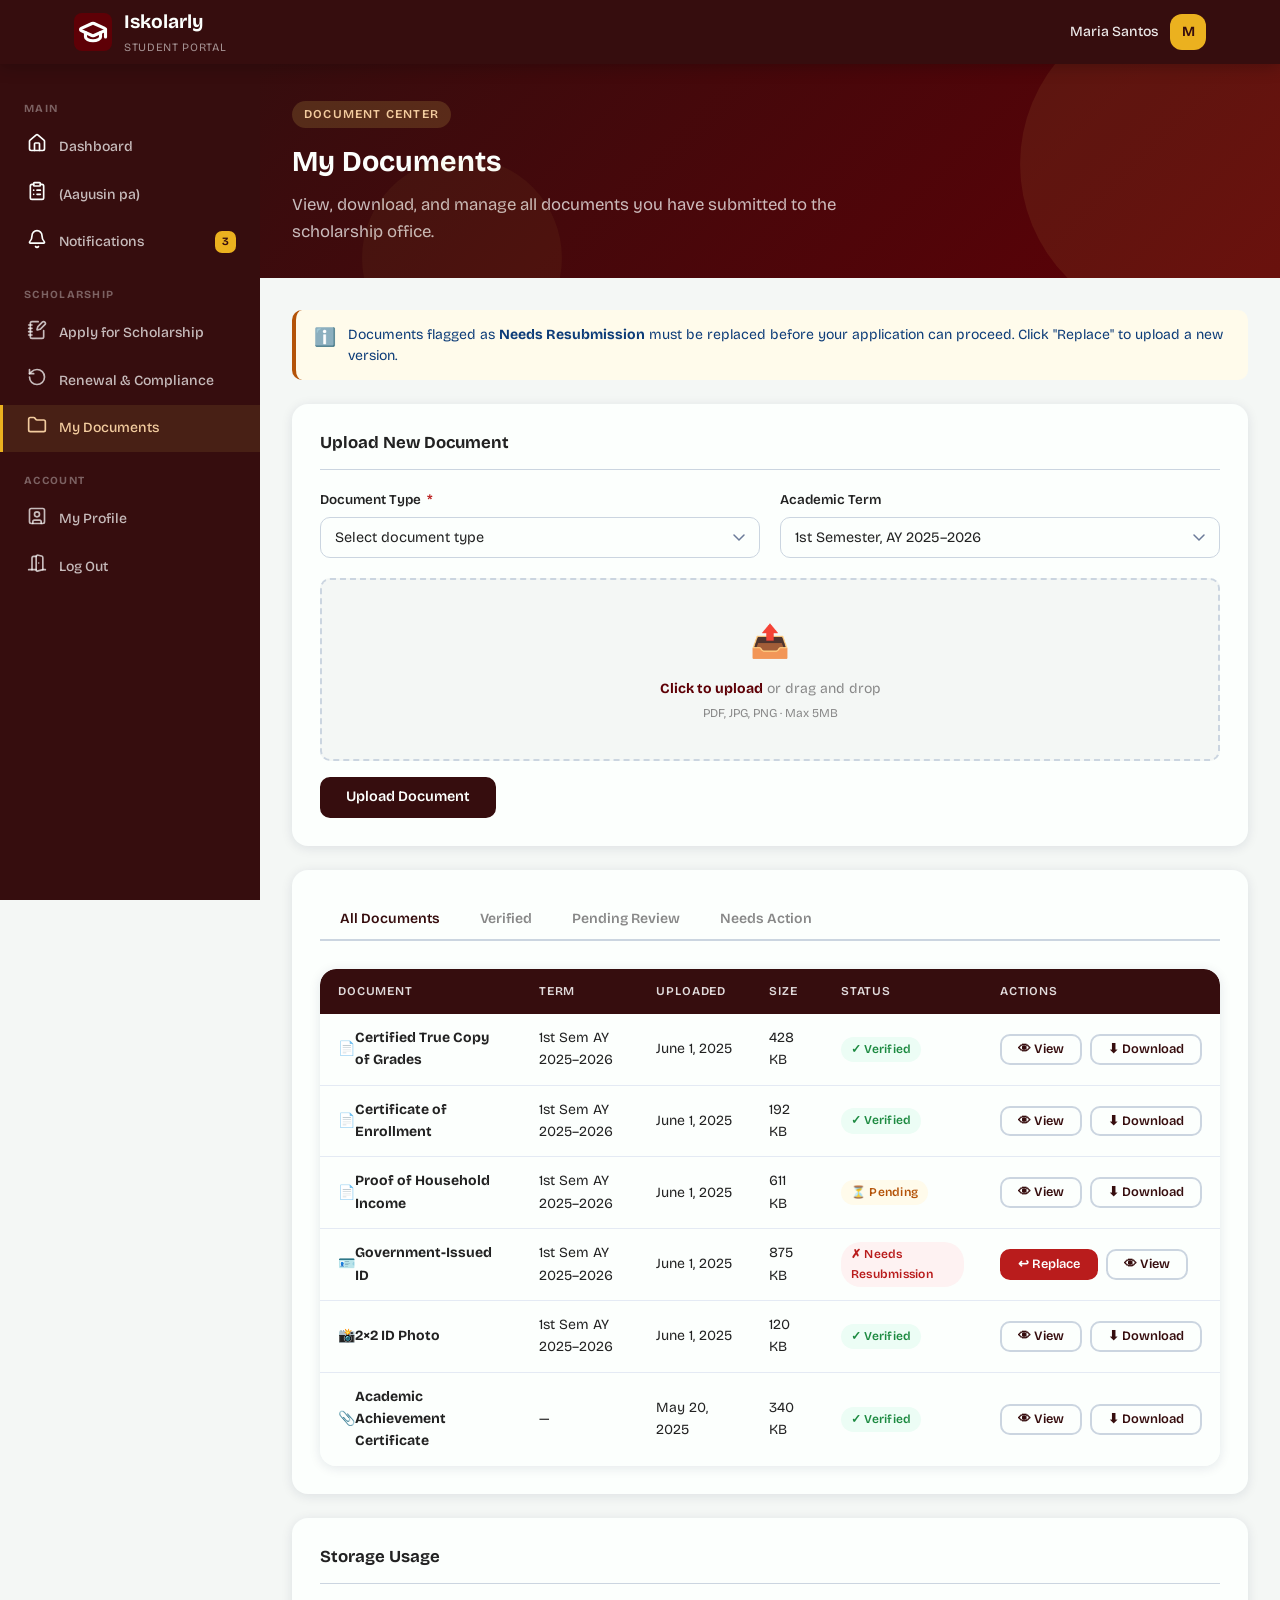
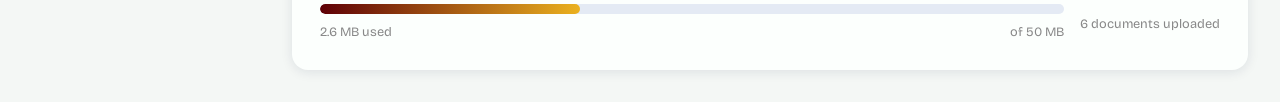
<file: documents.html>
<!DOCTYPE html>
<html lang="en">
<head>
  <meta charset="UTF-8" />
  <meta name="viewport" content="width=device-width, initial-scale=1.0" />
  <title>My Documents | Iskolarly</title>
  <link rel="stylesheet" href="style.css" />
</head>
<body>
<nav class="navbar">
  <div class="navbar-inner">
    <a href="index.html" class="navbar-brand"><div class="brand-icon"><svg xmlns="http://www.w3.org/2000/svg" width="30" height="30" viewBox="0 0 24 24" fill="none" stroke="currentColor" stroke-width="2.5" stroke-linecap="round" stroke-linejoin="round" class="lucide lucide-graduation-cap-icon lucide-graduation-cap"><path d="M21.42 10.922a1 1 0 0 0-.019-1.838L12.83 5.18a2 2 0 0 0-1.66 0L2.6 9.08a1 1 0 0 0 0 1.832l8.57 3.908a2 2 0 0 0 1.66 0z"/><path d="M22 10v6"/><path d="M6 12.5V16a6 3 0 0 0 12 0v-3.5"/></svg></div><div class="brand-text">Iskolarly<span class="sub">Student Portal</span></div></a>
    <div class="navbar-user"><span class="user-name">Maria Santos</span><div class="user-avatar">M</div></div>
  </div>
</nav>
<div class="dashboard-layout">
  <aside class="sidebar">
    <div class="sidebar-section">
      <div class="sidebar-label">Main</div>
      <a href="student-dashboard.html" class="sidebar-link"><span class="icon"><svg xmlns="http://www.w3.org/2000/svg" width="20" height="20" viewBox="0 0 24 24" fill="none" stroke="#FCFFFD" stroke-width="2" stroke-linecap="round" stroke-linejoin="round" class="lucide lucide-house-icon lucide-house"><path d="M15 21v-8a1 1 0 0 0-1-1h-4a1 1 0 0 0-1 1v8"/><path d="M3 10a2 2 0 0 1 .709-1.528l7-6a2 2 0 0 1 2.582 0l7 6A2 2 0 0 1 21 10v9a2 2 0 0 1-2 2H5a2 2 0 0 1-2-2z"/></svg></span>Dashboard</a>
      <a href="application.html" class="sidebar-link"><span class="icon"><svg xmlns="http://www.w3.org/2000/svg" width="20" height="20" viewBox="0 0 24 24" fill="none" stroke="#FCFFFD" stroke-width="2" stroke-linecap="round" stroke-linejoin="round" class="lucide lucide-clipboard-list-icon lucide-clipboard-list"><rect width="8" height="4" x="8" y="2" rx="1" ry="1"/><path d="M16 4h2a2 2 0 0 1 2 2v14a2 2 0 0 1-2 2H6a2 2 0 0 1-2-2V6a2 2 0 0 1 2-2h2"/><path d="M12 11h4"/><path d="M12 16h4"/><path d="M8 11h.01"/><path d="M8 16h.01"/></svg></span>(Aayusin pa)</a>
      <a href="notifications.html" class="sidebar-link"><span class="icon"><svg xmlns="http://www.w3.org/2000/svg" width="20" height="20" viewBox="0 0 24 24" fill="none" stroke="#FCFFFD" stroke-width="2" stroke-linecap="round" stroke-linejoin="round" class="lucide lucide-bell-icon lucide-bell"><path d="M10.268 21a2 2 0 0 0 3.464 0"/><path d="M3.262 15.326A1 1 0 0 0 4 17h16a1 1 0 0 0 .74-1.673C19.41 13.956 18 12.499 18 8A6 6 0 0 0 6 8c0 4.499-1.411 5.956-2.738 7.326"/></svg></span>Notifications<span class="badge-count">3</span></a>
    </div>
    <div class="sidebar-section">
      <div class="sidebar-label">Scholarship</div>
      <a href="application.html" class="sidebar-link"><span class="icon"><svg xmlns="http://www.w3.org/2000/svg" width="20" height="20" viewBox="0 0 24 24" fill="none" stroke="currentColor" stroke-width="2" stroke-linecap="round" stroke-linejoin="round" class="lucide lucide-notebook-pen-icon lucide-notebook-pen"><path d="M13.4 2H6a2 2 0 0 0-2 2v16a2 2 0 0 0 2 2h12a2 2 0 0 0 2-2v-7.4"/><path d="M2 6h4"/><path d="M2 10h4"/><path d="M2 14h4"/><path d="M2 18h4"/><path d="M21.378 5.626a1 1 0 1 0-3.004-3.004l-5.01 5.012a2 2 0 0 0-.506.854l-.837 2.87a.5.5 0 0 0 .62.62l2.87-.837a2 2 0 0 0 .854-.506z"/></svg></span>Apply for Scholarship</a>
      <a href="renewal.html" class="sidebar-link"><span class="icon"><svg xmlns="http://www.w3.org/2000/svg" width="20" height="20" viewBox="0 0 24 24" fill="none" stroke="currentColor" stroke-width="2" stroke-linecap="round" stroke-linejoin="round" class="lucide lucide-rotate-ccw-icon lucide-rotate-ccw"><path d="M3 12a9 9 0 1 0 9-9 9.75 9.75 0 0 0-6.74 2.74L3 8"/><path d="M3 3v5h5"/></svg></span>Renewal & Compliance</a>
      <a href="documents.html" class="sidebar-link active"><span class="icon"><svg xmlns="http://www.w3.org/2000/svg" width="20" height="20" viewBox="0 0 24 24" fill="none" stroke="currentColor" stroke-width="2" stroke-linecap="round" stroke-linejoin="round" class="lucide lucide-folder-icon lucide-folder"><path d="M20 20a2 2 0 0 0 2-2V8a2 2 0 0 0-2-2h-7.9a2 2 0 0 1-1.69-.9L9.6 3.9A2 2 0 0 0 7.93 3H4a2 2 0 0 0-2 2v13a2 2 0 0 0 2 2Z"/></svg></span>My Documents</a>
    </div>
    <div class="sidebar-section">
      <div class="sidebar-label">Account</div>
      <a href="student-profile.html" class="sidebar-link"><span class="icon"><svg xmlns="http://www.w3.org/2000/svg" width="20" height="20" viewBox="0 0 24 24" fill="none" stroke="currentColor" stroke-width="2" stroke-linecap="round" stroke-linejoin="round" class="lucide lucide-square-user-icon lucide-square-user"><rect width="18" height="18" x="3" y="3" rx="2"/><circle cx="12" cy="10" r="3"/><path d="M7 21v-2a2 2 0 0 1 2-2h6a2 2 0 0 1 2 2v2"/></svg></span>My Profile</a>
      <a href="login.html" class="sidebar-link"><span class="icon"><svg xmlns="http://www.w3.org/2000/svg" width="20" height="20" viewBox="0 0 24 24" fill="none" stroke="currentColor" stroke-width="2" stroke-linecap="round" stroke-linejoin="round" class="lucide lucide-door-open-icon lucide-door-open"><path d="M11 20H2"/><path d="M11 4.562v16.157a1 1 0 0 0 1.242.97L19 20V5.562a2 2 0 0 0-1.515-1.94l-4-1A2 2 0 0 0 11 4.561z"/><path d="M11 4H8a2 2 0 0 0-2 2v14"/><path d="M14 12h.01"/><path d="M22 20h-3"/></svg></span>Log Out</a>
    </div>
  </aside>
  <main class="main-content">
    <div class="page-hero" style="margin:-32px -32px 32px;border-radius:0;padding:36px 32px 32px;">
      <div class="eyebrow">Document Center</div>
      <h1 style="font-size:1.8rem;">My Documents</h1>
      <p>View, download, and manage all documents you have submitted to the scholarship office.</p>
    </div>

    <div class="alert alert-info mb-24">
      <span class="alert-icon">ℹ️</span>
      <div>Documents flagged as <strong>Needs Resubmission</strong> must be replaced before your application can proceed. Click "Replace" to upload a new version.</div>
    </div>

    <!-- Upload new -->
    <div class="card mb-24">
      <div class="card-header"><h3>Upload New Document</h3></div>
      <div class="form-row">
        <div class="form-group">
          <label>Document Type <span class="required">*</span></label>
          <select class="form-control" id="new-doc-type">
            <option value="">Select document type</option>
            <option>Certified True Copy of Grades</option>
            <option>Certificate of Enrollment</option>
            <option>Proof of Household Income</option>
            <option>Government-Issued ID</option>
            <option>2×2 ID Photo</option>
            <option>Recommendation Letter</option>
            <option>Award / Certificate</option>
            <option>Other Supporting Document</option>
          </select>
        </div>
        <div class="form-group">
          <label>Academic Term</label>
          <select class="form-control">
            <option>1st Semester, AY 2025–2026</option>
            <option>2nd Semester, AY 2025–2026</option>
          </select>
        </div>
      </div>
      <div class="file-upload-area" onclick="document.getElementById('new-doc-file').click()" id="new-doc-area">
        <div class="upload-icon">📤</div>
        <p><strong>Click to upload</strong> or drag and drop</p>
        <p style="font-size:.75rem;margin-top:4px;">PDF, JPG, PNG · Max 5MB</p>
      </div>
      <input type="file" id="new-doc-file" style="display:none;" accept=".pdf,.jpg,.jpeg,.png" onchange="handleNewDoc(this)" />
      <div id="new-doc-preview" style="margin-top:12px;display:none;">
        <div class="file-item"><div class="file-name"><span>📎</span><span id="new-doc-name"></span></div><button class="remove-file" onclick="clearNewDoc()">✕</button></div>
      </div>
      <div class="flex justify-end mt-16">
        <button class="btn btn-primary" onclick="uploadNewDoc()">Upload Document</button>
      </div>
    </div>

    <!-- Document list tabs -->
    <div class="card">
      <div class="tabs">
        <button class="tab-btn active" onclick="switchTab(this,'tab-all')">All Documents</button>
        <button class="tab-btn" onclick="switchTab(this,'tab-approved')">Verified</button>
        <button class="tab-btn" onclick="switchTab(this,'tab-pending')">Pending Review</button>
        <button class="tab-btn" onclick="switchTab(this,'tab-flagged')">Needs Action</button>
      </div>

      <div id="tab-all" class="tab-panel active">
        <div class="table-wrap">
          <table>
            <thead><tr><th>Document</th><th>Term</th><th>Uploaded</th><th>Size</th><th>Status</th><th>Actions</th></tr></thead>
            <tbody>
              <tr><td><div class="flex items-center gap-10"><span>📄</span><strong>Certified True Copy of Grades</strong></div></td><td>1st Sem AY 2025–2026</td><td>June 1, 2025</td><td>428 KB</td><td><span class="badge badge-approved">✓ Verified</span></td><td><div class="td-actions"><button class="btn btn-sm btn-outline">👁 View</button><button class="btn btn-sm btn-outline">⬇ Download</button></div></td></tr>
              <tr><td><div class="flex items-center gap-10"><span>📄</span><strong>Certificate of Enrollment</strong></div></td><td>1st Sem AY 2025–2026</td><td>June 1, 2025</td><td>192 KB</td><td><span class="badge badge-approved">✓ Verified</span></td><td><div class="td-actions"><button class="btn btn-sm btn-outline">👁 View</button><button class="btn btn-sm btn-outline">⬇ Download</button></div></td></tr>
              <tr><td><div class="flex items-center gap-10"><span>📄</span><strong>Proof of Household Income</strong></div></td><td>1st Sem AY 2025–2026</td><td>June 1, 2025</td><td>611 KB</td><td><span class="badge badge-pending">⏳ Pending</span></td><td><div class="td-actions"><button class="btn btn-sm btn-outline">👁 View</button><button class="btn btn-sm btn-outline">⬇ Download</button></div></td></tr>
              <tr><td><div class="flex items-center gap-10"><span>🪪</span><strong>Government-Issued ID</strong></div></td><td>1st Sem AY 2025–2026</td><td>June 1, 2025</td><td>875 KB</td><td><span class="badge badge-rejected">✗ Needs Resubmission</span></td><td><div class="td-actions"><button class="btn btn-sm btn-danger">↩ Replace</button><button class="btn btn-sm btn-outline">👁 View</button></div></td></tr>
              <tr><td><div class="flex items-center gap-10"><span>📸</span><strong>2×2 ID Photo</strong></div></td><td>1st Sem AY 2025–2026</td><td>June 1, 2025</td><td>120 KB</td><td><span class="badge badge-approved">✓ Verified</span></td><td><div class="td-actions"><button class="btn btn-sm btn-outline">👁 View</button><button class="btn btn-sm btn-outline">⬇ Download</button></div></td></tr>
              <tr><td><div class="flex items-center gap-10"><span>📎</span><strong>Academic Achievement Certificate</strong></div></td><td>—</td><td>May 20, 2025</td><td>340 KB</td><td><span class="badge badge-approved">✓ Verified</span></td><td><div class="td-actions"><button class="btn btn-sm btn-outline">👁 View</button><button class="btn btn-sm btn-outline">⬇ Download</button></div></td></tr>
            </tbody>
          </table>
        </div>
      </div>
      <div id="tab-approved" class="tab-panel">
        <div class="table-wrap">
          <table>
            <thead><tr><th>Document</th><th>Term</th><th>Uploaded</th><th>Status</th><th>Actions</th></tr></thead>
            <tbody>
              <tr><td><strong>Certified True Copy of Grades</strong></td><td>1st Sem AY 2025–2026</td><td>June 1, 2025</td><td><span class="badge badge-approved">✓ Verified</span></td><td><div class="td-actions"><button class="btn btn-sm btn-outline">👁 View</button></div></td></tr>
              <tr><td><strong>Certificate of Enrollment</strong></td><td>1st Sem AY 2025–2026</td><td>June 1, 2025</td><td><span class="badge badge-approved">✓ Verified</span></td><td><div class="td-actions"><button class="btn btn-sm btn-outline">👁 View</button></div></td></tr>
              <tr><td><strong>2×2 ID Photo</strong></td><td>1st Sem AY 2025–2026</td><td>June 1, 2025</td><td><span class="badge badge-approved">✓ Verified</span></td><td><div class="td-actions"><button class="btn btn-sm btn-outline">👁 View</button></div></td></tr>
              <tr><td><strong>Academic Achievement Certificate</strong></td><td>—</td><td>May 20, 2025</td><td><span class="badge badge-approved">✓ Verified</span></td><td><div class="td-actions"><button class="btn btn-sm btn-outline">👁 View</button></div></td></tr>
            </tbody>
          </table>
        </div>
      </div>
      <div id="tab-pending" class="tab-panel">
        <div class="table-wrap">
          <table>
            <thead><tr><th>Document</th><th>Term</th><th>Uploaded</th><th>Status</th></tr></thead>
            <tbody>
              <tr><td><strong>Proof of Household Income</strong></td><td>1st Sem AY 2025–2026</td><td>June 1, 2025</td><td><span class="badge badge-pending">⏳ Pending Review</span></td></tr>
            </tbody>
          </table>
        </div>
      </div>
      <div id="tab-flagged" class="tab-panel">
        <div class="alert alert-danger mb-16">
          <span class="alert-icon">⚠️</span>
          <div><strong>Action Required:</strong> Your Government-Issued ID was flagged. Reason: <em>"Image is blurry and illegible. Please upload a clearer scan or photo."</em></div>
        </div>
        <div class="table-wrap">
          <table>
            <thead><tr><th>Document</th><th>Reason</th><th>Flagged On</th><th>Actions</th></tr></thead>
            <tbody>
              <tr><td><strong>Government-Issued ID</strong></td><td style="font-size:.82rem;color:var(--danger);">Image is blurry and illegible.</td><td>June 5, 2025</td><td><button class="btn btn-sm btn-danger">↩ Replace File</button></td></tr>
            </tbody>
          </table>
        </div>
      </div>
    </div>

    <!-- Storage info -->
    <div class="card mt-24">
      <div class="card-header"><h3>Storage Usage</h3></div>
      <div class="flex items-center gap-16 wrap">
        <div style="flex:1;min-width:200px;">
          <div class="progress-bar" style="height:10px;"><div class="progress-fill" style="width:35%;"></div></div>
          <div class="flex justify-between mt-8">
            <span style="font-size:.8rem;color:var(--muted);">2.6 MB used</span>
            <span style="font-size:.8rem;color:var(--muted);">of 50 MB</span>
          </div>
        </div>
        <div style="text-align:right;"><span style="font-size:.8rem;color:var(--muted);">6 documents uploaded</span></div>
      </div>
    </div>
  </main>
</div>

<!-- Toast -->
<div class="toast-container" id="tc"></div>

<script>
  function switchTab(btn, tabId) {
    document.querySelectorAll('.tab-btn').forEach(b => b.classList.remove('active'));
    document.querySelectorAll('.tab-panel').forEach(p => p.classList.remove('active'));
    btn.classList.add('active');
    document.getElementById(tabId).classList.add('active');
  }
  function handleNewDoc(input) {
    if (!input.files[0]) return;
    document.getElementById('new-doc-name').textContent = input.files[0].name;
    document.getElementById('new-doc-preview').style.display = 'block';
    document.getElementById('new-doc-area').style.borderColor = 'var(--success)';
    document.getElementById('new-doc-area').style.background = 'var(--success-bg)';
  }
  function clearNewDoc() {
    document.getElementById('new-doc-file').value = '';
    document.getElementById('new-doc-preview').style.display = 'none';
    document.getElementById('new-doc-area').style.borderColor = '';
    document.getElementById('new-doc-area').style.background = '';
  }
  function uploadNewDoc() {
    const type = document.getElementById('new-doc-type').value;
    const file = document.getElementById('new-doc-file').files[0];
    if (!type || !file) { alert('Please select a document type and file.'); return; }
    showToast('Document uploaded successfully!', 'success');
    clearNewDoc();
    document.getElementById('new-doc-type').value = '';
  }
  function showToast(msg, type='success') {
    const tc = document.getElementById('tc');
    const t  = document.createElement('div');
    t.className = 'toast ' + type;
    t.innerHTML = `<span>${type==='success'?'✅':'❌'}</span><span>${msg}</span>`;
    tc.appendChild(t);
    setTimeout(() => t.remove(), 4000);
  }
</script>
</body>
</html>
</file>
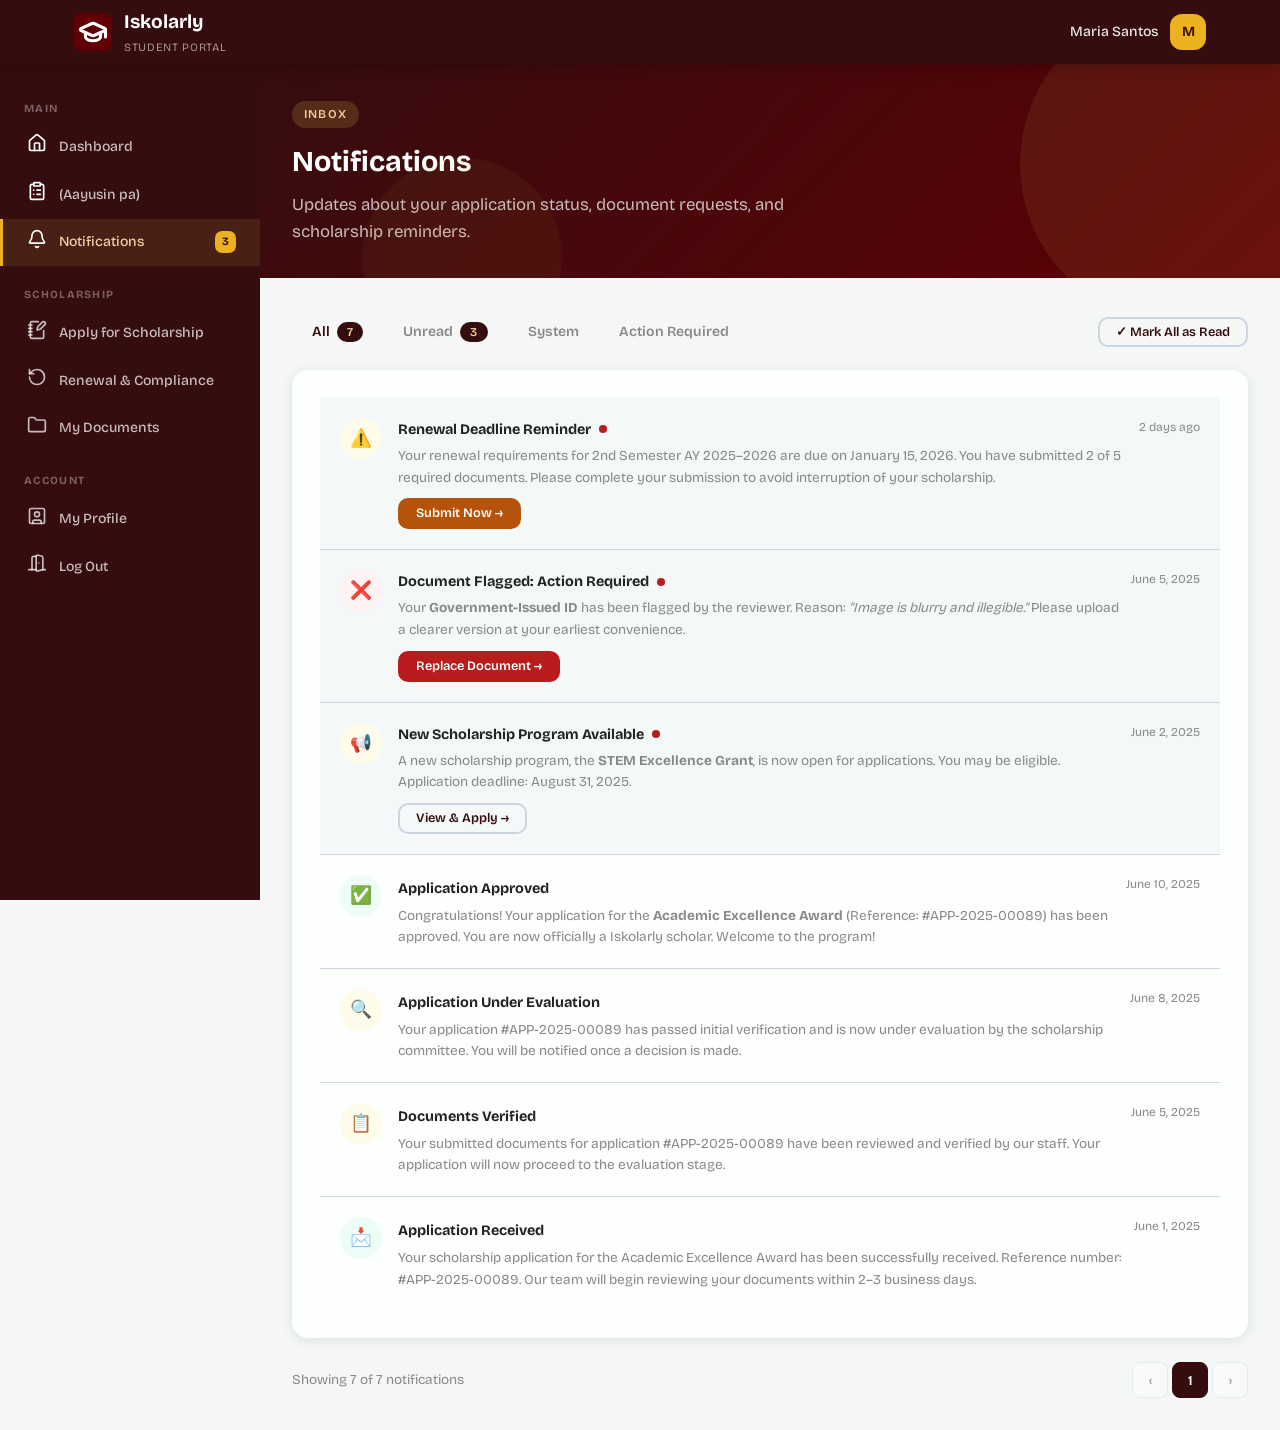
<file: notifications.html>
<!DOCTYPE html>
<html lang="en">
<head>
  <meta charset="UTF-8"/>
  <meta name="viewport" content="width=device-width, initial-scale=1.0"/>
  <title>Notifications | Iskolarly</title>
  <link rel="stylesheet" href="style.css"/>
</head>
<body>
<nav class="navbar">
  <div class="navbar-inner">
    <a href="index.html" class="navbar-brand"><div class="brand-icon"><svg xmlns="http://www.w3.org/2000/svg" width="30" height="30" viewBox="0 0 24 24" fill="none" stroke="currentColor" stroke-width="2.5" stroke-linecap="round" stroke-linejoin="round" class="lucide lucide-graduation-cap-icon lucide-graduation-cap"><path d="M21.42 10.922a1 1 0 0 0-.019-1.838L12.83 5.18a2 2 0 0 0-1.66 0L2.6 9.08a1 1 0 0 0 0 1.832l8.57 3.908a2 2 0 0 0 1.66 0z"/><path d="M22 10v6"/><path d="M6 12.5V16a6 3 0 0 0 12 0v-3.5"/></svg></div><div class="brand-text">Iskolarly<span class="sub">Student Portal</span></div></a>
    <div class="navbar-user"><span class="user-name">Maria Santos</span><div class="user-avatar">M</div></div>
  </div>
</nav>
<div class="dashboard-layout">
<aside class="sidebar">
    <div class="sidebar-section">
      <div class="sidebar-label">Main</div>
      <a href="student-dashboard.html" class="sidebar-link"><span class="icon"><svg xmlns="http://www.w3.org/2000/svg" width="20" height="20" viewBox="0 0 24 24" fill="none" stroke="#FCFFFD" stroke-width="2" stroke-linecap="round" stroke-linejoin="round" class="lucide lucide-house-icon lucide-house"><path d="M15 21v-8a1 1 0 0 0-1-1h-4a1 1 0 0 0-1 1v8"/><path d="M3 10a2 2 0 0 1 .709-1.528l7-6a2 2 0 0 1 2.582 0l7 6A2 2 0 0 1 21 10v9a2 2 0 0 1-2 2H5a2 2 0 0 1-2-2z"/></svg></span>Dashboard</a>
      <a href="application.html" class="sidebar-link"><span class="icon"><svg xmlns="http://www.w3.org/2000/svg" width="20" height="20" viewBox="0 0 24 24" fill="none" stroke="#FCFFFD" stroke-width="2" stroke-linecap="round" stroke-linejoin="round" class="lucide lucide-clipboard-list-icon lucide-clipboard-list"><rect width="8" height="4" x="8" y="2" rx="1" ry="1"/><path d="M16 4h2a2 2 0 0 1 2 2v14a2 2 0 0 1-2 2H6a2 2 0 0 1-2-2V6a2 2 0 0 1 2-2h2"/><path d="M12 11h4"/><path d="M12 16h4"/><path d="M8 11h.01"/><path d="M8 16h.01"/></svg></span>(Aayusin pa)</a>
      <a href="notifications.html" class="sidebar-link active"><span class="icon"><svg xmlns="http://www.w3.org/2000/svg" width="20" height="20" viewBox="0 0 24 24" fill="none" stroke="#FCFFFD" stroke-width="2" stroke-linecap="round" stroke-linejoin="round" class="lucide lucide-bell-icon lucide-bell"><path d="M10.268 21a2 2 0 0 0 3.464 0"/><path d="M3.262 15.326A1 1 0 0 0 4 17h16a1 1 0 0 0 .74-1.673C19.41 13.956 18 12.499 18 8A6 6 0 0 0 6 8c0 4.499-1.411 5.956-2.738 7.326"/></svg></span>Notifications<span class="badge-count">3</span></a>
    </div>
    <div class="sidebar-section">
      <div class="sidebar-label">Scholarship</div>
      <a href="application.html" class="sidebar-link"><span class="icon"><svg xmlns="http://www.w3.org/2000/svg" width="20" height="20" viewBox="0 0 24 24" fill="none" stroke="currentColor" stroke-width="2" stroke-linecap="round" stroke-linejoin="round" class="lucide lucide-notebook-pen-icon lucide-notebook-pen"><path d="M13.4 2H6a2 2 0 0 0-2 2v16a2 2 0 0 0 2 2h12a2 2 0 0 0 2-2v-7.4"/><path d="M2 6h4"/><path d="M2 10h4"/><path d="M2 14h4"/><path d="M2 18h4"/><path d="M21.378 5.626a1 1 0 1 0-3.004-3.004l-5.01 5.012a2 2 0 0 0-.506.854l-.837 2.87a.5.5 0 0 0 .62.62l2.87-.837a2 2 0 0 0 .854-.506z"/></svg></span>Apply for Scholarship</a>
      <a href="renewal.html" class="sidebar-link"><span class="icon"><svg xmlns="http://www.w3.org/2000/svg" width="20" height="20" viewBox="0 0 24 24" fill="none" stroke="currentColor" stroke-width="2" stroke-linecap="round" stroke-linejoin="round" class="lucide lucide-rotate-ccw-icon lucide-rotate-ccw"><path d="M3 12a9 9 0 1 0 9-9 9.75 9.75 0 0 0-6.74 2.74L3 8"/><path d="M3 3v5h5"/></svg></span>Renewal & Compliance</a>
      <a href="documents.html" class="sidebar-link"><span class="icon"><svg xmlns="http://www.w3.org/2000/svg" width="20" height="20" viewBox="0 0 24 24" fill="none" stroke="currentColor" stroke-width="2" stroke-linecap="round" stroke-linejoin="round" class="lucide lucide-folder-icon lucide-folder"><path d="M20 20a2 2 0 0 0 2-2V8a2 2 0 0 0-2-2h-7.9a2 2 0 0 1-1.69-.9L9.6 3.9A2 2 0 0 0 7.93 3H4a2 2 0 0 0-2 2v13a2 2 0 0 0 2 2Z"/></svg></span>My Documents</a>
    </div>
    <div class="sidebar-section">
      <div class="sidebar-label">Account</div>
      <a href="student-profile.html" class="sidebar-link"><span class="icon"><svg xmlns="http://www.w3.org/2000/svg" width="20" height="20" viewBox="0 0 24 24" fill="none" stroke="currentColor" stroke-width="2" stroke-linecap="round" stroke-linejoin="round" class="lucide lucide-square-user-icon lucide-square-user"><rect width="18" height="18" x="3" y="3" rx="2"/><circle cx="12" cy="10" r="3"/><path d="M7 21v-2a2 2 0 0 1 2-2h6a2 2 0 0 1 2 2v2"/></svg></span>My Profile</a>
      <a href="login.html" class="sidebar-link"><span class="icon"><svg xmlns="http://www.w3.org/2000/svg" width="20" height="20" viewBox="0 0 24 24" fill="none" stroke="currentColor" stroke-width="2" stroke-linecap="round" stroke-linejoin="round" class="lucide lucide-door-open-icon lucide-door-open"><path d="M11 20H2"/><path d="M11 4.562v16.157a1 1 0 0 0 1.242.97L19 20V5.562a2 2 0 0 0-1.515-1.94l-4-1A2 2 0 0 0 11 4.561z"/><path d="M11 4H8a2 2 0 0 0-2 2v14"/><path d="M14 12h.01"/><path d="M22 20h-3"/></svg></span>Log Out</a>
    </div>
  </aside>
  <main class="main-content">
    <div class="page-hero" style="margin:-32px -32px 32px;border-radius:0;padding:36px 32px 32px;">
      <div class="eyebrow">Inbox</div>
      <h1 style="font-size:1.8rem;">Notifications</h1>
      <p>Updates about your application status, document requests, and scholarship reminders.</p>
    </div>

    <div class="flex justify-between items-center mb-16 wrap gap-12">
      <div class="tabs" style="margin-bottom:0;border:none;">
        <button class="tab-btn active" onclick="filterNotif(this,'all')">All <span class="badge badge-new" style="margin-left:4px;">7</span></button>
        <button class="tab-btn" onclick="filterNotif(this,'unread')">Unread <span class="badge badge-new" style="margin-left:4px;">3</span></button>
        <button class="tab-btn" onclick="filterNotif(this,'system')">System</button>
        <button class="tab-btn" onclick="filterNotif(this,'action')">Action Required</button>
      </div>
      <button class="btn btn-sm btn-outline" onclick="markAllRead()">✓ Mark All as Read</button>
    </div>

    <div class="card">
      <div id="notif-list" style="display:flex;flex-direction:column;">

        <!-- Unread notification -->
        <div class="notif-item" data-type="action" style="display:flex;gap:16px;padding:20px;border-bottom:1px solid var(--border);background:rgba(26,50,96,.03);">
          <div style="width:42px;height:42px;background:var(--warn-bg);border-radius:50%;display:flex;align-items:center;justify-content:center;font-size:1.1rem;flex-shrink:0;">⚠️</div>
          <div style="flex:1;">
            <div class="flex justify-between items-start gap-8">
              <div>
                <div class="flex items-center gap-8"><strong style="font-size:.9rem;">Renewal Deadline Reminder</strong><span class="notif-dot"></span></div>
                <p style="font-size:.85rem;color:var(--muted);margin-top:4px;line-height:1.6;">Your renewal requirements for 2nd Semester AY 2025–2026 are due on January 15, 2026. You have submitted 2 of 5 required documents. Please complete your submission to avoid interruption of your scholarship.</p>
                <a href="renewal.html" class="btn btn-sm" style="background:var(--warn);color:var(--white);border-color:var(--warn);margin-top:10px;">Submit Now →</a>
              </div>
              <span style="font-size:.75rem;color:var(--muted);white-space:nowrap;">2 days ago</span>
            </div>
          </div>
        </div>

        <div class="notif-item" data-type="action" style="display:flex;gap:16px;padding:20px;border-bottom:1px solid var(--border);background:rgba(26,50,96,.03);">
          <div style="width:42px;height:42px;background:var(--danger-bg);border-radius:50%;display:flex;align-items:center;justify-content:center;font-size:1.1rem;flex-shrink:0;">❌</div>
          <div style="flex:1;">
            <div class="flex justify-between items-start gap-8">
              <div>
                <div class="flex items-center gap-8"><strong style="font-size:.9rem;">Document Flagged: Action Required</strong><span class="notif-dot"></span></div>
                <p style="font-size:.85rem;color:var(--muted);margin-top:4px;">Your <strong>Government-Issued ID</strong> has been flagged by the reviewer. Reason: <em>"Image is blurry and illegible."</em> Please upload a clearer version at your earliest convenience.</p>
                <a href="documents.html" class="btn btn-sm btn-danger" style="margin-top:10px;">Replace Document →</a>
              </div>
              <span style="font-size:.75rem;color:var(--muted);white-space:nowrap;">June 5, 2025</span>
            </div>
          </div>
        </div>

        <div class="notif-item" data-type="system" style="display:flex;gap:16px;padding:20px;border-bottom:1px solid var(--border);background:rgba(26,50,96,.03);">
          <div style="width:42px;height:42px;background:var(--info-bg);border-radius:50%;display:flex;align-items:center;justify-content:center;font-size:1.1rem;flex-shrink:0;">📢</div>
          <div style="flex:1;">
            <div class="flex justify-between items-start gap-8">
              <div>
                <div class="flex items-center gap-8"><strong style="font-size:.9rem;">New Scholarship Program Available</strong><span class="notif-dot"></span></div>
                <p style="font-size:.85rem;color:var(--muted);margin-top:4px;">A new scholarship program, the <strong>STEM Excellence Grant</strong>, is now open for applications. You may be eligible. Application deadline: August 31, 2025.</p>
                <a href="application.html" class="btn btn-sm btn-outline" style="margin-top:10px;">View & Apply →</a>
              </div>
              <span style="font-size:.75rem;color:var(--muted);white-space:nowrap;">June 2, 2025</span>
            </div>
          </div>
        </div>

        <!-- Read notifications -->
        <div class="notif-item" data-type="system" style="display:flex;gap:16px;padding:20px;border-bottom:1px solid var(--border);">
          <div style="width:42px;height:42px;background:var(--success-bg);border-radius:50%;display:flex;align-items:center;justify-content:center;font-size:1.1rem;flex-shrink:0;">✅</div>
          <div style="flex:1;">
            <div class="flex justify-between items-start gap-8">
              <div><strong style="font-size:.9rem;">Application Approved</strong>
                <p style="font-size:.85rem;color:var(--muted);margin-top:4px;">Congratulations! Your application for the <strong>Academic Excellence Award</strong> (Reference: #APP-2025-00089) has been approved. You are now officially a Iskolarly scholar. Welcome to the program!</p></div>
              <span style="font-size:.75rem;color:var(--muted);white-space:nowrap;">June 10, 2025</span>
            </div>
          </div>
        </div>

        <div class="notif-item" data-type="system" style="display:flex;gap:16px;padding:20px;border-bottom:1px solid var(--border);">
          <div style="width:42px;height:42px;background:var(--info-bg);border-radius:50%;display:flex;align-items:center;justify-content:center;font-size:1.1rem;flex-shrink:0;">🔍</div>
          <div style="flex:1;">
            <div class="flex justify-between items-start gap-8">
              <div><strong style="font-size:.9rem;">Application Under Evaluation</strong>
                <p style="font-size:.85rem;color:var(--muted);margin-top:4px;">Your application #APP-2025-00089 has passed initial verification and is now under evaluation by the scholarship committee. You will be notified once a decision is made.</p></div>
              <span style="font-size:.75rem;color:var(--muted);white-space:nowrap;">June 8, 2025</span>
            </div>
          </div>
        </div>

        <div class="notif-item" data-type="system" style="display:flex;gap:16px;padding:20px;border-bottom:1px solid var(--border);">
          <div style="width:42px;height:42px;background:var(--info-bg);border-radius:50%;display:flex;align-items:center;justify-content:center;font-size:1.1rem;flex-shrink:0;">📋</div>
          <div style="flex:1;">
            <div class="flex justify-between items-start gap-8">
              <div><strong style="font-size:.9rem;">Documents Verified</strong>
                <p style="font-size:.85rem;color:var(--muted);margin-top:4px;">Your submitted documents for application #APP-2025-00089 have been reviewed and verified by our staff. Your application will now proceed to the evaluation stage.</p></div>
              <span style="font-size:.75rem;color:var(--muted);white-space:nowrap;">June 5, 2025</span>
            </div>
          </div>
        </div>

        <div class="notif-item" data-type="system" style="display:flex;gap:16px;padding:20px;">
          <div style="width:42px;height:42px;background:var(--success-bg);border-radius:50%;display:flex;align-items:center;justify-content:center;font-size:1.1rem;flex-shrink:0;">📩</div>
          <div style="flex:1;">
            <div class="flex justify-between items-start gap-8">
              <div><strong style="font-size:.9rem;">Application Received</strong>
                <p style="font-size:.85rem;color:var(--muted);margin-top:4px;">Your scholarship application for the Academic Excellence Award has been successfully received. Reference number: #APP-2025-00089. Our team will begin reviewing your documents within 2–3 business days.</p></div>
              <span style="font-size:.75rem;color:var(--muted);white-space:nowrap;">June 1, 2025</span>
            </div>
          </div>
        </div>

      </div>
    </div>

    <div class="pagination mt-16">
      <span class="pagination-info">Showing 7 of 7 notifications</span>
      <div class="pagination-btns">
        <button class="page-btn" disabled>‹</button>
        <button class="page-btn active">1</button>
        <button class="page-btn" disabled>›</button>
      </div>
    </div>
  </main>
</div>

<script>
  function filterNotif(btn, type) {
    document.querySelectorAll('.tab-btn').forEach(b => b.classList.remove('active'));
    btn.classList.add('active');
    document.querySelectorAll('.notif-item').forEach(item => {
      if (type === 'all') item.style.display = 'flex';
      else if (type === 'unread') item.style.display = item.querySelector('.notif-dot') ? 'flex' : 'none';
      else item.style.display = item.dataset.type === type ? 'flex' : 'none';
    });
  }
  function markAllRead() {
    document.querySelectorAll('.notif-dot').forEach(d => d.remove());
    document.querySelectorAll('.notif-item').forEach(i => i.style.background = '');
  }
</script>
</body>
</html>
</file>
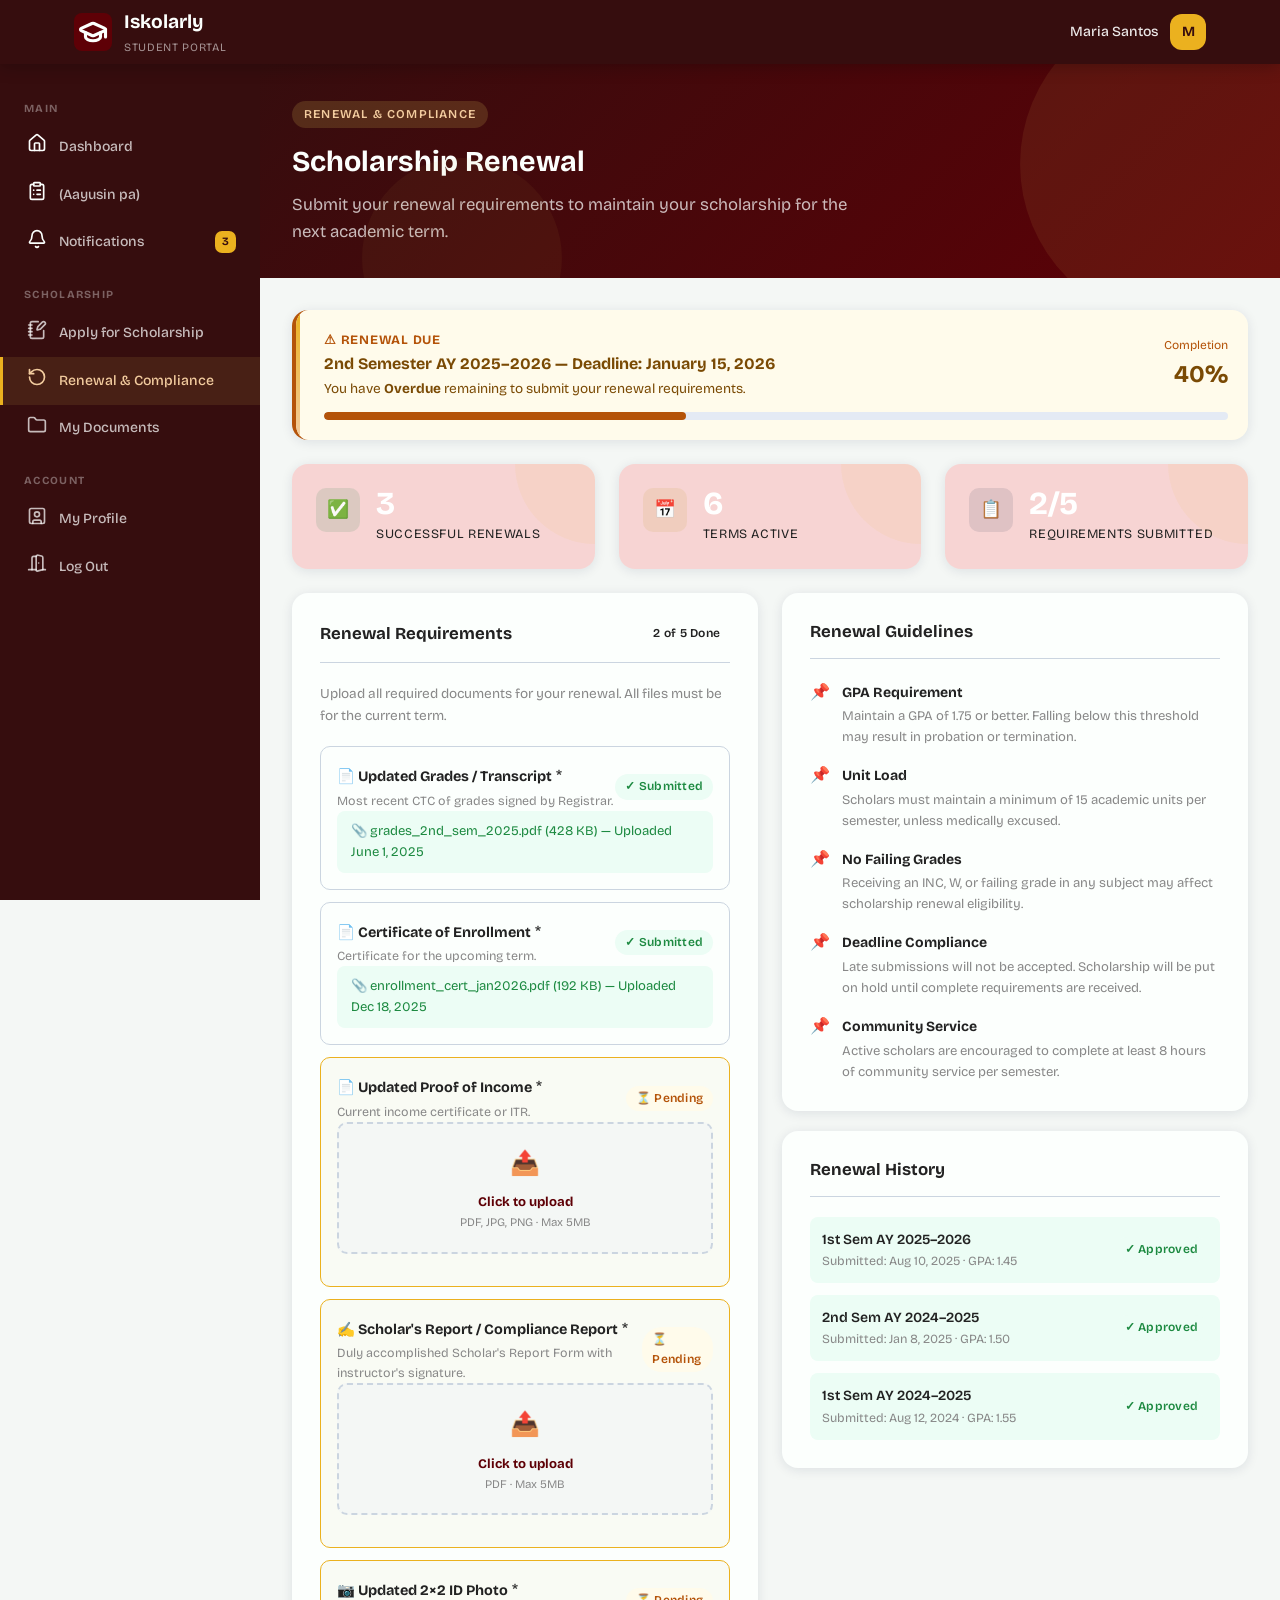
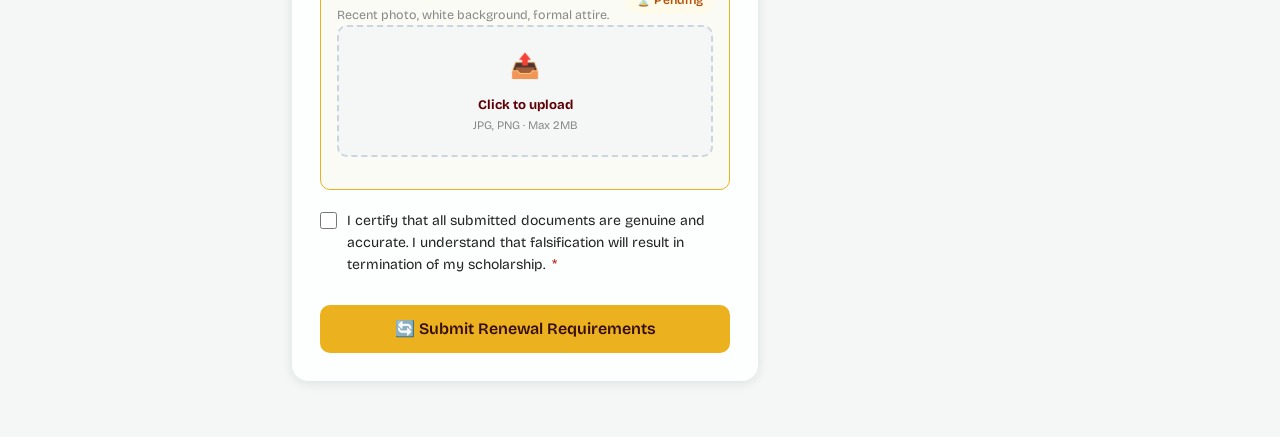
<file: renewal.html>
<!DOCTYPE html>
<html lang="en">
<head>
  <meta charset="UTF-8"/>
  <meta name="viewport" content="width=device-width, initial-scale=1.0"/>
  <title>Renewal & Compliance | Iskolarly</title>
  <link rel="stylesheet" href="style.css"/>
</head>
<body>
<nav class="navbar">
  <div class="navbar-inner">
    <a href="index.html" class="navbar-brand"><div class="brand-icon"><svg xmlns="http://www.w3.org/2000/svg" width="30" height="30" viewBox="0 0 24 24" fill="none" stroke="currentColor" stroke-width="2.5" stroke-linecap="round" stroke-linejoin="round" class="lucide lucide-graduation-cap-icon lucide-graduation-cap"><path d="M21.42 10.922a1 1 0 0 0-.019-1.838L12.83 5.18a2 2 0 0 0-1.66 0L2.6 9.08a1 1 0 0 0 0 1.832l8.57 3.908a2 2 0 0 0 1.66 0z"/><path d="M22 10v6"/><path d="M6 12.5V16a6 3 0 0 0 12 0v-3.5"/></svg></div><div class="brand-text">Iskolarly<span class="sub">Student Portal</span></div></a>
    <div class="navbar-user"><span class="user-name">Maria Santos</span><div class="user-avatar">M</div></div>
  </div>
</nav>
<div class="dashboard-layout">
  <aside class="sidebar">
    <div class="sidebar-section">
      <div class="sidebar-label">Main</div>
      <a href="student-dashboard.html" class="sidebar-link"><span class="icon"><svg xmlns="http://www.w3.org/2000/svg" width="20" height="20" viewBox="0 0 24 24" fill="none" stroke="#FCFFFD" stroke-width="2" stroke-linecap="round" stroke-linejoin="round" class="lucide lucide-house-icon lucide-house"><path d="M15 21v-8a1 1 0 0 0-1-1h-4a1 1 0 0 0-1 1v8"/><path d="M3 10a2 2 0 0 1 .709-1.528l7-6a2 2 0 0 1 2.582 0l7 6A2 2 0 0 1 21 10v9a2 2 0 0 1-2 2H5a2 2 0 0 1-2-2z"/></svg></span>Dashboard</a>
      <a href="application.html" class="sidebar-link"><span class="icon"><svg xmlns="http://www.w3.org/2000/svg" width="20" height="20" viewBox="0 0 24 24" fill="none" stroke="#FCFFFD" stroke-width="2" stroke-linecap="round" stroke-linejoin="round" class="lucide lucide-clipboard-list-icon lucide-clipboard-list"><rect width="8" height="4" x="8" y="2" rx="1" ry="1"/><path d="M16 4h2a2 2 0 0 1 2 2v14a2 2 0 0 1-2 2H6a2 2 0 0 1-2-2V6a2 2 0 0 1 2-2h2"/><path d="M12 11h4"/><path d="M12 16h4"/><path d="M8 11h.01"/><path d="M8 16h.01"/></svg></span>(Aayusin pa)</a>
      <a href="notifications.html" class="sidebar-link"><span class="icon"><svg xmlns="http://www.w3.org/2000/svg" width="20" height="20" viewBox="0 0 24 24" fill="none" stroke="#FCFFFD" stroke-width="2" stroke-linecap="round" stroke-linejoin="round" class="lucide lucide-bell-icon lucide-bell"><path d="M10.268 21a2 2 0 0 0 3.464 0"/><path d="M3.262 15.326A1 1 0 0 0 4 17h16a1 1 0 0 0 .74-1.673C19.41 13.956 18 12.499 18 8A6 6 0 0 0 6 8c0 4.499-1.411 5.956-2.738 7.326"/></svg></span>Notifications<span class="badge-count">3</span></a>
    </div>
    <div class="sidebar-section">
      <div class="sidebar-label">Scholarship</div>
      <a href="application.html" class="sidebar-link"><span class="icon"><svg xmlns="http://www.w3.org/2000/svg" width="20" height="20" viewBox="0 0 24 24" fill="none" stroke="currentColor" stroke-width="2" stroke-linecap="round" stroke-linejoin="round" class="lucide lucide-notebook-pen-icon lucide-notebook-pen"><path d="M13.4 2H6a2 2 0 0 0-2 2v16a2 2 0 0 0 2 2h12a2 2 0 0 0 2-2v-7.4"/><path d="M2 6h4"/><path d="M2 10h4"/><path d="M2 14h4"/><path d="M2 18h4"/><path d="M21.378 5.626a1 1 0 1 0-3.004-3.004l-5.01 5.012a2 2 0 0 0-.506.854l-.837 2.87a.5.5 0 0 0 .62.62l2.87-.837a2 2 0 0 0 .854-.506z"/></svg></span>Apply for Scholarship</a>
      <a href="renewal.html" class="sidebar-link active"><span class="icon"><svg xmlns="http://www.w3.org/2000/svg" width="20" height="20" viewBox="0 0 24 24" fill="none" stroke="currentColor" stroke-width="2" stroke-linecap="round" stroke-linejoin="round" class="lucide lucide-rotate-ccw-icon lucide-rotate-ccw"><path d="M3 12a9 9 0 1 0 9-9 9.75 9.75 0 0 0-6.74 2.74L3 8"/><path d="M3 3v5h5"/></svg></span>Renewal & Compliance</a>
      <a href="documents.html" class="sidebar-link"><span class="icon"><svg xmlns="http://www.w3.org/2000/svg" width="20" height="20" viewBox="0 0 24 24" fill="none" stroke="currentColor" stroke-width="2" stroke-linecap="round" stroke-linejoin="round" class="lucide lucide-folder-icon lucide-folder"><path d="M20 20a2 2 0 0 0 2-2V8a2 2 0 0 0-2-2h-7.9a2 2 0 0 1-1.69-.9L9.6 3.9A2 2 0 0 0 7.93 3H4a2 2 0 0 0-2 2v13a2 2 0 0 0 2 2Z"/></svg></span>My Documents</a>
    </div>
    <div class="sidebar-section">
      <div class="sidebar-label">Account</div>
      <a href="student-profile.html" class="sidebar-link"><span class="icon"><svg xmlns="http://www.w3.org/2000/svg" width="20" height="20" viewBox="0 0 24 24" fill="none" stroke="currentColor" stroke-width="2" stroke-linecap="round" stroke-linejoin="round" class="lucide lucide-square-user-icon lucide-square-user"><rect width="18" height="18" x="3" y="3" rx="2"/><circle cx="12" cy="10" r="3"/><path d="M7 21v-2a2 2 0 0 1 2-2h6a2 2 0 0 1 2 2v2"/></svg></span>My Profile</a>
      <a href="login.html" class="sidebar-link"><span class="icon"><svg xmlns="http://www.w3.org/2000/svg" width="20" height="20" viewBox="0 0 24 24" fill="none" stroke="currentColor" stroke-width="2" stroke-linecap="round" stroke-linejoin="round" class="lucide lucide-door-open-icon lucide-door-open"><path d="M11 20H2"/><path d="M11 4.562v16.157a1 1 0 0 0 1.242.97L19 20V5.562a2 2 0 0 0-1.515-1.94l-4-1A2 2 0 0 0 11 4.561z"/><path d="M11 4H8a2 2 0 0 0-2 2v14"/><path d="M14 12h.01"/><path d="M22 20h-3"/></svg></span>Log Out</a>
    </div>
  </aside>
  <main class="main-content">
    <div class="page-hero" style="margin:-32px -32px 32px;border-radius:0;padding:36px 32px 32px;">
      <div class="eyebrow">Renewal & Compliance</div>
      <h1 style="font-size:1.8rem;">Scholarship Renewal</h1>
      <p>Submit your renewal requirements to maintain your scholarship for the next academic term.</p>
    </div>

    <!-- Status banner -->
    <div class="ribbon-card mb-24" style="padding:20px 20px 20px 28px;background:var(--warn-bg);border-left:4px solid var(--warn);">
      <div class="flex justify-between items-center wrap gap-12">
        <div><div style="font-size:.8rem;color:var(--warn);font-weight:700;text-transform:uppercase;letter-spacing:.06em;margin-bottom:4px;">⚠ Renewal Due</div>
          <h3 style="font-size:1rem;color:#7A4A04;">2nd Semester AY 2025–2026 — Deadline: January 15, 2026</h3>
          <p style="font-size:.85rem;color:#7A4A04;margin-top:4px;">You have <strong id="days-left">29 days</strong> remaining to submit your renewal requirements.</p></div>
        <div style="text-align:right;"><div style="font-size:.75rem;color:var(--warn);">Completion</div>
          <div style="font-size:1.5rem;font-weight:700;color:#7A4A04;" id="progress-pct">40%</div></div>
      </div>
      <div class="progress-bar mt-12"><div class="progress-fill" style="width:40%;background:var(--warn);"></div></div>
    </div>

    <!-- Renewal history summary -->
    <div class="grid-3 mb-24">
      <div class="stat-card"><div class="card-icon green" style="width:44px;height:44px;font-size:1.1rem;">✅</div><div><div class="stat-value">3</div><div class="stat-label">Successful Renewals</div></div></div>
      <div class="stat-card"><div class="card-icon gold" style="width:44px;height:44px;font-size:1.1rem;">📅</div><div><div class="stat-value">6</div><div class="stat-label">Terms Active</div></div></div>
      <div class="stat-card"><div class="card-icon navy" style="width:44px;height:44px;font-size:1.1rem;">📋</div><div><div class="stat-value">2/5</div><div class="stat-label">Requirements Submitted</div></div></div>
    </div>

    <div class="grid-2 gap-24">
      <!-- Renewal form -->
      <div>
        <div class="card mb-24">
          <div class="card-header"><h3>Renewal Requirements</h3><span class="badge badge-warn">2 of 5 Done</span></div>
          <p style="font-size:.85rem;color:var(--muted);margin-bottom:20px;">Upload all required documents for your renewal. All files must be for the current term.</p>

          <!-- Req 1 -->
          <div style="border:1.5px solid var(--border);border-radius:var(--radius);padding:16px;margin-bottom:12px;">
            <div class="flex justify-between items-center mb-12">
              <div><strong style="font-size:.9rem;">📄 Updated Grades / Transcript</strong> <span class="required">*</span>
                <p style="font-size:.78rem;color:var(--muted);margin-top:2px;">Most recent CTC of grades signed by Registrar.</p></div>
              <span class="badge badge-approved">✓ Submitted</span>
            </div>
            <div style="background:var(--success-bg);border-radius:8px;padding:10px 14px;font-size:.82rem;color:var(--success);">📎 grades_2nd_sem_2025.pdf (428 KB) — Uploaded June 1, 2025</div>
          </div>

          <!-- Req 2 -->
          <div style="border:1.5px solid var(--border);border-radius:var(--radius);padding:16px;margin-bottom:12px;">
            <div class="flex justify-between items-center mb-12">
              <div><strong style="font-size:.9rem;">📄 Certificate of Enrollment</strong> <span class="required">*</span>
                <p style="font-size:.78rem;color:var(--muted);margin-top:2px;">Certificate for the upcoming term.</p></div>
              <span class="badge badge-approved">✓ Submitted</span>
            </div>
            <div style="background:var(--success-bg);border-radius:8px;padding:10px 14px;font-size:.82rem;color:var(--success);">📎 enrollment_cert_jan2026.pdf (192 KB) — Uploaded Dec 18, 2025</div>
          </div>

          <!-- Req 3 -->
          <div style="border:1.5px solid var(--gold);border-radius:var(--radius);padding:16px;margin-bottom:12px;background:rgba(201,168,76,.05);">
            <div class="flex justify-between items-center mb-12">
              <div><strong style="font-size:.9rem;">📄 Updated Proof of Income</strong> <span class="required">*</span>
                <p style="font-size:.78rem;color:var(--muted);margin-top:2px;">Current income certificate or ITR.</p></div>
              <span class="badge badge-pending">⏳ Pending</span>
            </div>
            <div class="file-upload-area" onclick="document.getElementById('ren3').click()" style="padding:20px;" id="ren3-area">
              <div class="upload-icon" style="font-size:1.5rem;">📤</div>
              <p style="font-size:.82rem;"><strong>Click to upload</strong></p>
              <p style="font-size:.72rem;color:var(--muted);">PDF, JPG, PNG · Max 5MB</p>
            </div>
            <input type="file" id="ren3" style="display:none;" accept=".pdf,.jpg,.jpeg,.png" onchange="handleRenewalFile(this,'ren3-area','flist3r','req3-badge')" />
            <div id="flist3r" class="file-list"></div>
          </div>

          <!-- Req 4 -->
          <div style="border:1.5px solid var(--gold);border-radius:var(--radius);padding:16px;margin-bottom:12px;background:rgba(201,168,76,.05);">
            <div class="flex justify-between items-center mb-12">
              <div><strong style="font-size:.9rem;">✍️ Scholar's Report / Compliance Report</strong> <span class="required">*</span>
                <p style="font-size:.78rem;color:var(--muted);margin-top:2px;">Duly accomplished Scholar's Report Form with instructor's signature.</p></div>
              <span class="badge badge-pending" id="req4-badge">⏳ Pending</span>
            </div>
            <div class="file-upload-area" onclick="document.getElementById('ren4').click()" style="padding:20px;" id="ren4-area">
              <div class="upload-icon" style="font-size:1.5rem;">📤</div>
              <p style="font-size:.82rem;"><strong>Click to upload</strong></p>
              <p style="font-size:.72rem;color:var(--muted);">PDF · Max 5MB</p>
            </div>
            <input type="file" id="ren4" style="display:none;" accept=".pdf" onchange="handleRenewalFile(this,'ren4-area','flist4r','req4-badge')" />
            <div id="flist4r" class="file-list"></div>
          </div>

          <!-- Req 5 -->
          <div style="border:1.5px solid var(--gold);border-radius:var(--radius);padding:16px;margin-bottom:20px;background:rgba(201,168,76,.05);">
            <div class="flex justify-between items-center mb-12">
              <div><strong style="font-size:.9rem;">📷 Updated 2×2 ID Photo</strong> <span class="required">*</span>
                <p style="font-size:.78rem;color:var(--muted);margin-top:2px;">Recent photo, white background, formal attire.</p></div>
              <span class="badge badge-pending" id="req5-badge">⏳ Pending</span>
            </div>
            <div class="file-upload-area" onclick="document.getElementById('ren5').click()" style="padding:20px;" id="ren5-area">
              <div class="upload-icon" style="font-size:1.5rem;">📤</div>
              <p style="font-size:.82rem;"><strong>Click to upload</strong></p>
              <p style="font-size:.72rem;color:var(--muted);">JPG, PNG · Max 2MB</p>
            </div>
            <input type="file" id="ren5" style="display:none;" accept=".jpg,.jpeg,.png" onchange="handleRenewalFile(this,'ren5-area','flist5r','req5-badge')" />
            <div id="flist5r" class="file-list"></div>
          </div>

          <div class="form-group">
            <div class="check-group"><input type="checkbox" id="ren-cert" /><label for="ren-cert">I certify that all submitted documents are genuine and accurate. I understand that falsification will result in termination of my scholarship. <span class="required">*</span></label></div>
          </div>
          <button class="btn btn-gold btn-lg w-full mt-8" onclick="submitRenewal()">🔄 Submit Renewal Requirements</button>
        </div>
      </div>

      <!-- Right: requirements info + history -->
      <div style="display:flex;flex-direction:column;gap:20px;">
        <div class="card">
          <div class="card-header"><h3>Renewal Guidelines</h3></div>
          <div style="display:flex;flex-direction:column;gap:14px;">
            <div class="flex items-start gap-12"><span style="color:var(--gold);font-size:1rem;flex-shrink:0;">📌</span><div><strong style="font-size:.875rem;">GPA Requirement</strong><p style="font-size:.82rem;color:var(--muted);margin-top:2px;">Maintain a GPA of 1.75 or better. Falling below this threshold may result in probation or termination.</p></div></div>
            <div class="flex items-start gap-12"><span style="color:var(--gold);font-size:1rem;flex-shrink:0;">📌</span><div><strong style="font-size:.875rem;">Unit Load</strong><p style="font-size:.82rem;color:var(--muted);margin-top:2px;">Scholars must maintain a minimum of 15 academic units per semester, unless medically excused.</p></div></div>
            <div class="flex items-start gap-12"><span style="color:var(--gold);font-size:1rem;flex-shrink:0;">📌</span><div><strong style="font-size:.875rem;">No Failing Grades</strong><p style="font-size:.82rem;color:var(--muted);margin-top:2px;">Receiving an INC, W, or failing grade in any subject may affect scholarship renewal eligibility.</p></div></div>
            <div class="flex items-start gap-12"><span style="color:var(--gold);font-size:1rem;flex-shrink:0;">📌</span><div><strong style="font-size:.875rem;">Deadline Compliance</strong><p style="font-size:.82rem;color:var(--muted);margin-top:2px;">Late submissions will not be accepted. Scholarship will be put on hold until complete requirements are received.</p></div></div>
            <div class="flex items-start gap-12"><span style="color:var(--gold);font-size:1rem;flex-shrink:0;">📌</span><div><strong style="font-size:.875rem;">Community Service</strong><p style="font-size:.82rem;color:var(--muted);margin-top:2px;">Active scholars are encouraged to complete at least 8 hours of community service per semester.</p></div></div>
          </div>
        </div>

        <div class="card">
          <div class="card-header"><h3>Renewal History</h3></div>
          <div style="display:flex;flex-direction:column;gap:12px;">
            <div style="display:flex;justify-content:space-between;align-items:center;padding:12px;background:var(--success-bg);border-radius:8px;">
              <div><div style="font-weight:600;font-size:.875rem;">1st Sem AY 2025–2026</div><div style="font-size:.78rem;color:var(--muted);">Submitted: Aug 10, 2025 · GPA: 1.45</div></div>
              <span class="badge badge-approved">✓ Approved</span>
            </div>
            <div style="display:flex;justify-content:space-between;align-items:center;padding:12px;background:var(--success-bg);border-radius:8px;">
              <div><div style="font-weight:600;font-size:.875rem;">2nd Sem AY 2024–2025</div><div style="font-size:.78rem;color:var(--muted);">Submitted: Jan 8, 2025 · GPA: 1.50</div></div>
              <span class="badge badge-approved">✓ Approved</span>
            </div>
            <div style="display:flex;justify-content:space-between;align-items:center;padding:12px;background:var(--success-bg);border-radius:8px;">
              <div><div style="font-weight:600;font-size:.875rem;">1st Sem AY 2024–2025</div><div style="font-size:.78rem;color:var(--muted);">Submitted: Aug 12, 2024 · GPA: 1.55</div></div>
              <span class="badge badge-approved">✓ Approved</span>
            </div>
          </div>
        </div>
      </div>
    </div>
  </main>
</div>

<!-- Success Modal -->
<div class="modal-overlay" id="renewModal">
  <div class="modal">
    <div class="modal-body text-center" style="padding:48px 32px;">
      <div style="font-size:3rem;margin-bottom:16px;">🔄</div>
      <h2 style="font-size:1.4rem;margin-bottom:8px;">Renewal Submitted!</h2>
      <p style="color:var(--muted);margin-bottom:28px;">Your renewal requirements for 2nd Semester AY 2025–2026 have been submitted. You will be notified once reviewed by the scholarship office.</p>
      <a href="student-dashboard.html" class="btn btn-primary w-full">Back to Dashboard</a>
    </div>
  </div>
</div>

<script>
  let uploaded = 2;
  function handleRenewalFile(input, areaId, listId, badgeId) {
    if (!input.files[0]) return;
    const f = input.files[0];
    const area = document.getElementById(areaId);
    area.style.borderColor = 'var(--success)';
    area.style.background = 'var(--success-bg)';
    const list = document.getElementById(listId);
    list.innerHTML = `<div class="file-item"><div class="file-name"><span>📎</span>${f.name}</div></div>`;
    const badge = document.getElementById(badgeId);
    if (badge) { badge.className='badge badge-approved'; badge.textContent='✓ Uploaded'; }
    uploaded++;
    const pct = Math.round((uploaded/5)*100);
    document.getElementById('progress-pct').textContent = pct + '%';
    document.querySelector('.progress-fill').style.width = pct + '%';
  }
  function submitRenewal() {
    if (!document.getElementById('ren-cert').checked) { alert('Please confirm the certification statement.'); return; }
    document.getElementById('renewModal').classList.add('open');
  }
  // Days left counter
  const deadline = new Date('2026-01-15');
  const today    = new Date();
  const diff     = Math.ceil((deadline - today) / (1000*60*60*24));
  document.getElementById('days-left').textContent = diff > 0 ? diff + ' days' : 'Overdue';
</script>
</body>
</html>
</file>
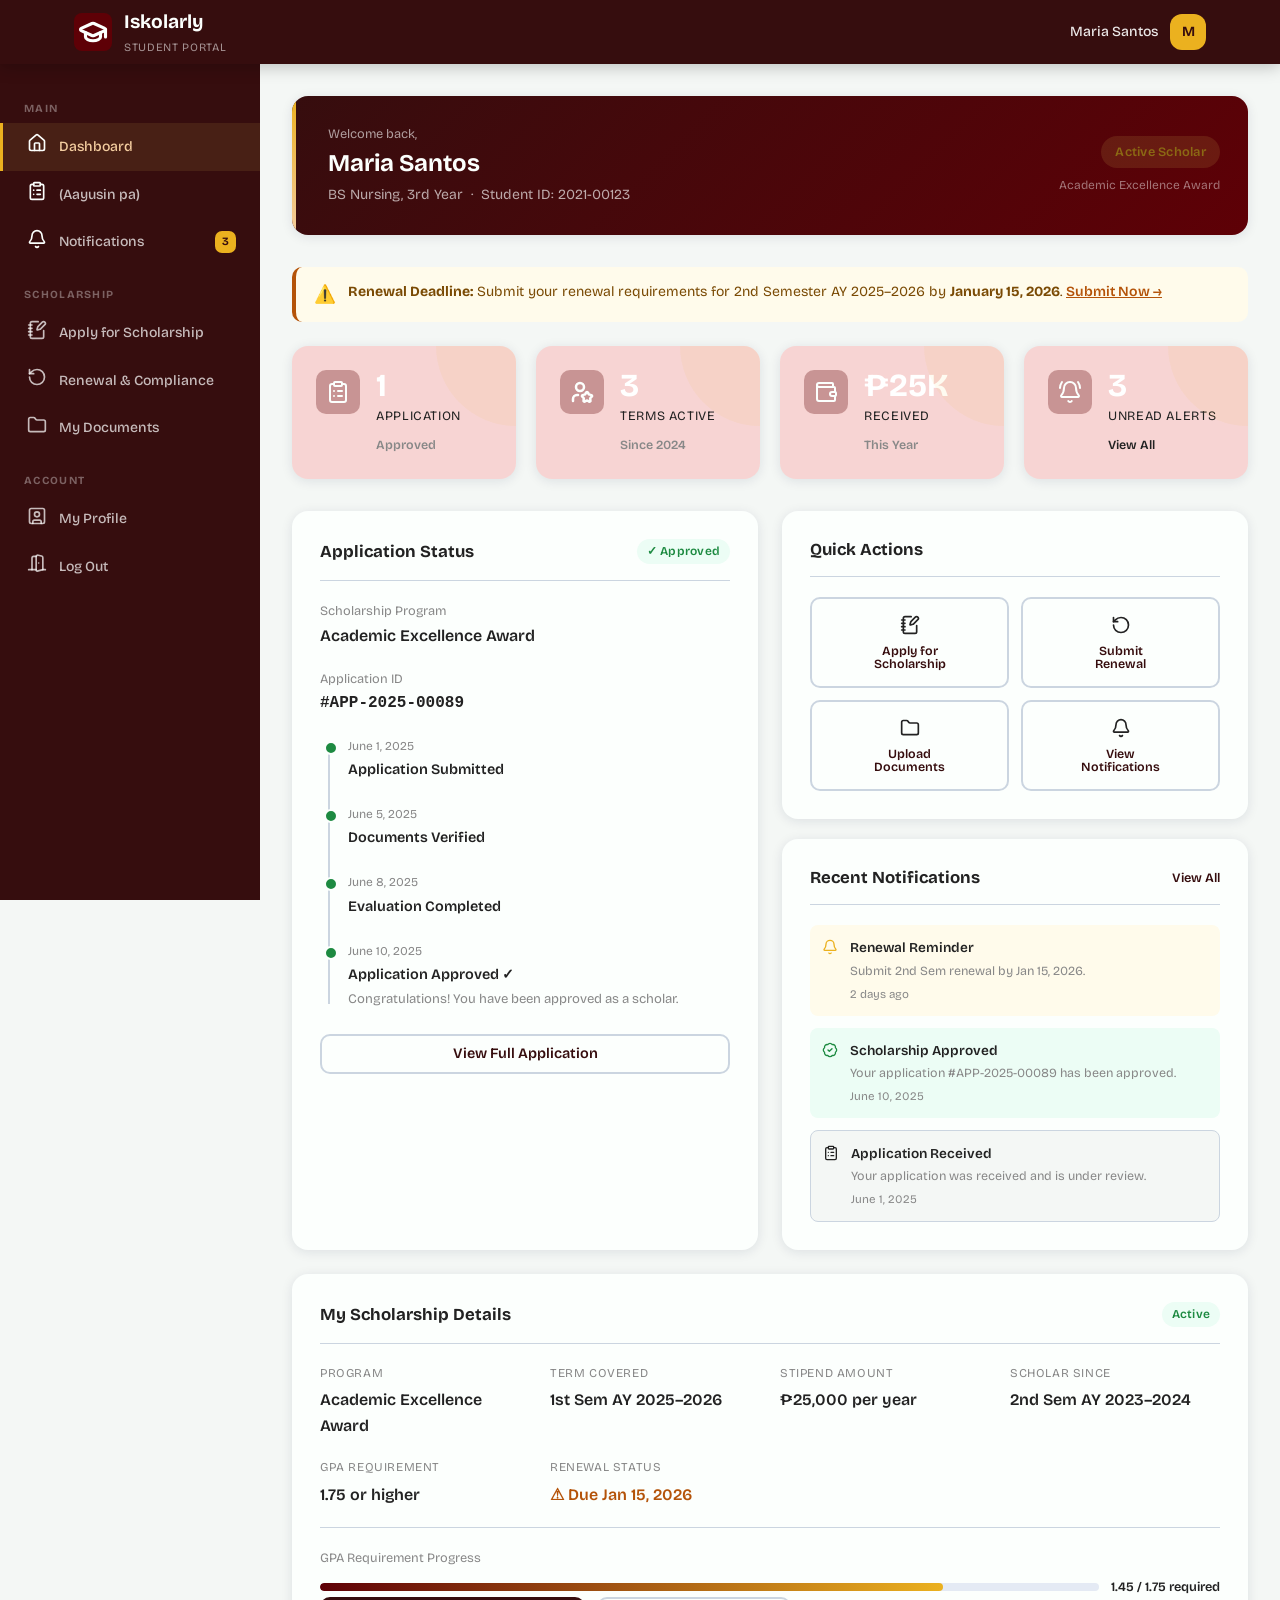
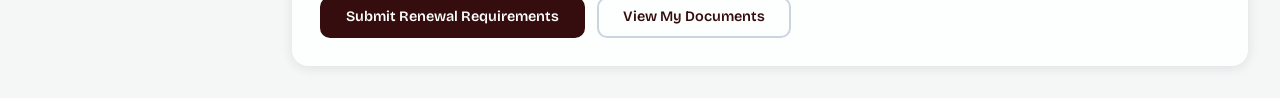
<file: student-dashboard.html>
<!DOCTYPE html>
<html lang="en">
<head>
  <meta charset="UTF-8" />
  <meta name="viewport" content="width=device-width, initial-scale=1.0" />
  <title>My Dashboard | Iskolarly</title>
  <link rel="stylesheet" href="style.css" />
</head>
<body>

<!-- Navbar -->
<nav class="navbar">
  <div class="navbar-inner">
    <a href="index.html" class="navbar-brand">
      <div class="brand-icon"><svg xmlns="http://www.w3.org/2000/svg" width="30" height="30" viewBox="0 0 24 24" fill="none" stroke="currentColor" stroke-width="2.5" stroke-linecap="round" stroke-linejoin="round" class="lucide lucide-graduation-cap-icon lucide-graduation-cap"><path d="M21.42 10.922a1 1 0 0 0-.019-1.838L12.83 5.18a2 2 0 0 0-1.66 0L2.6 9.08a1 1 0 0 0 0 1.832l8.57 3.908a2 2 0 0 0 1.66 0z"/><path d="M22 10v6"/><path d="M6 12.5V16a6 3 0 0 0 12 0v-3.5"/></svg></div>
      <div class="brand-text">Iskolarly<span class="sub">Student Portal</span></div>
    </a>
    <div class="navbar-user">
      <span class="user-name">Maria Santos</span>
      <div class="user-avatar" onclick="toggleUserMenu()" title="Account">M</div>
      <div id="user-menu" style="display:none;position:absolute;top:60px;right:24px;background:var(--white);border-radius:var(--radius);box-shadow:var(--shadow-lg);min-width:200px;z-index:200;border:1px solid var(--border);">
        <div style="padding:16px 18px;border-bottom:1px solid var(--border);">
          <div style="font-weight:600;font-size:.9rem;">Maria Santos</div>
          <div style="font-size:.78rem;color:var(--muted);">2021-00123 · BS Nursing</div>
        </div>
        <a href="student-profile.html" style="display:block;padding:11px 18px;font-size:.875rem;color:var(--ink);text-decoration:none;transition:background .15s;" onmouseover="this.style.background='var(--slate)'" onmouseout="this.style.background=''">👤 My Profile</a>
        <a href="application.html" style="display:block;padding:11px 18px;font-size:.875rem;color:var(--ink);text-decoration:none;" onmouseover="this.style.background='var(--slate)'" onmouseout="this.style.background=''">📋 My Application</a>
        <a href="notifications.html" style="display:block;padding:11px 18px;font-size:.875rem;color:var(--ink);text-decoration:none;" onmouseover="this.style.background='var(--slate)'" onmouseout="this.style.background=''">🔔 Notifications <span class="badge badge-new" style="margin-left:6px;">3</span></a>
        <hr style="border:none;border-top:1px solid var(--border);margin:4px 0;">
        <a href="login.html" style="display:block;padding:11px 18px;font-size:.875rem;color:var(--danger);text-decoration:none;" onmouseover="this.style.background='var(--danger-bg)'" onmouseout="this.style.background=''">🚪 Log Out</a>
      </div>
    </div>
  </div>
</nav>

<div class="dashboard-layout">
  <!-- Sidebar -->
  <aside class="sidebar">
    <div class="sidebar-section">
      <div class="sidebar-label">Main</div>
      <a href="student-dashboard.html" class="sidebar-link active"><span class="icon"><svg xmlns="http://www.w3.org/2000/svg" width="20" height="20" viewBox="0 0 24 24" fill="none" stroke="#FCFFFD" stroke-width="2" stroke-linecap="round" stroke-linejoin="round" class="lucide lucide-house-icon lucide-house"><path d="M15 21v-8a1 1 0 0 0-1-1h-4a1 1 0 0 0-1 1v8"/><path d="M3 10a2 2 0 0 1 .709-1.528l7-6a2 2 0 0 1 2.582 0l7 6A2 2 0 0 1 21 10v9a2 2 0 0 1-2 2H5a2 2 0 0 1-2-2z"/></svg></span>Dashboard</a>
      <a href="application.html" class="sidebar-link"><span class="icon"><svg xmlns="http://www.w3.org/2000/svg" width="20" height="20" viewBox="0 0 24 24" fill="none" stroke="#FCFFFD" stroke-width="2" stroke-linecap="round" stroke-linejoin="round" class="lucide lucide-clipboard-list-icon lucide-clipboard-list"><rect width="8" height="4" x="8" y="2" rx="1" ry="1"/><path d="M16 4h2a2 2 0 0 1 2 2v14a2 2 0 0 1-2 2H6a2 2 0 0 1-2-2V6a2 2 0 0 1 2-2h2"/><path d="M12 11h4"/><path d="M12 16h4"/><path d="M8 11h.01"/><path d="M8 16h.01"/></svg></span>(Aayusin pa)</a>
      <a href="notifications.html" class="sidebar-link"><span class="icon"><svg xmlns="http://www.w3.org/2000/svg" width="20" height="20" viewBox="0 0 24 24" fill="none" stroke="#FCFFFD" stroke-width="2" stroke-linecap="round" stroke-linejoin="round" class="lucide lucide-bell-icon lucide-bell"><path d="M10.268 21a2 2 0 0 0 3.464 0"/><path d="M3.262 15.326A1 1 0 0 0 4 17h16a1 1 0 0 0 .74-1.673C19.41 13.956 18 12.499 18 8A6 6 0 0 0 6 8c0 4.499-1.411 5.956-2.738 7.326"/></svg></span>Notifications<span class="badge-count">3</span></a>
    </div>
    <div class="sidebar-section">
      <div class="sidebar-label">Scholarship</div>
      <a href="application.html" class="sidebar-link"><span class="icon"><svg xmlns="http://www.w3.org/2000/svg" width="20" height="20" viewBox="0 0 24 24" fill="none" stroke="currentColor" stroke-width="2" stroke-linecap="round" stroke-linejoin="round" class="lucide lucide-notebook-pen-icon lucide-notebook-pen"><path d="M13.4 2H6a2 2 0 0 0-2 2v16a2 2 0 0 0 2 2h12a2 2 0 0 0 2-2v-7.4"/><path d="M2 6h4"/><path d="M2 10h4"/><path d="M2 14h4"/><path d="M2 18h4"/><path d="M21.378 5.626a1 1 0 1 0-3.004-3.004l-5.01 5.012a2 2 0 0 0-.506.854l-.837 2.87a.5.5 0 0 0 .62.62l2.87-.837a2 2 0 0 0 .854-.506z"/></svg></span>Apply for Scholarship</a>
      <a href="application.html" class="sidebar-link"><span class="icon"><svg xmlns="http://www.w3.org/2000/svg" width="20" height="20" viewBox="0 0 24 24" fill="none" stroke="currentColor" stroke-width="2" stroke-linecap="round" stroke-linejoin="round" class="lucide lucide-rotate-ccw-icon lucide-rotate-ccw"><path d="M3 12a9 9 0 1 0 9-9 9.75 9.75 0 0 0-6.74 2.74L3 8"/><path d="M3 3v5h5"/></svg></span>Renewal & Compliance</a>
      <a href="documents.html" class="sidebar-link"><span class="icon"><svg xmlns="http://www.w3.org/2000/svg" width="20" height="20" viewBox="0 0 24 24" fill="none" stroke="currentColor" stroke-width="2" stroke-linecap="round" stroke-linejoin="round" class="lucide lucide-folder-icon lucide-folder"><path d="M20 20a2 2 0 0 0 2-2V8a2 2 0 0 0-2-2h-7.9a2 2 0 0 1-1.69-.9L9.6 3.9A2 2 0 0 0 7.93 3H4a2 2 0 0 0-2 2v13a2 2 0 0 0 2 2Z"/></svg></span>My Documents</a>
    </div>
    <div class="sidebar-section">
      <div class="sidebar-label">Account</div>
      <a href="student-profile.html" class="sidebar-link"><span class="icon"><svg xmlns="http://www.w3.org/2000/svg" width="20" height="20" viewBox="0 0 24 24" fill="none" stroke="currentColor" stroke-width="2" stroke-linecap="round" stroke-linejoin="round" class="lucide lucide-square-user-icon lucide-square-user"><rect width="18" height="18" x="3" y="3" rx="2"/><circle cx="12" cy="10" r="3"/><path d="M7 21v-2a2 2 0 0 1 2-2h6a2 2 0 0 1 2 2v2"/></svg></span>My Profile</a>
      <a href="login.html" class="sidebar-link"><span class="icon"><svg xmlns="http://www.w3.org/2000/svg" width="20" height="20" viewBox="0 0 24 24" fill="none" stroke="currentColor" stroke-width="2" stroke-linecap="round" stroke-linejoin="round" class="lucide lucide-door-open-icon lucide-door-open"><path d="M11 20H2"/><path d="M11 4.562v16.157a1 1 0 0 0 1.242.97L19 20V5.562a2 2 0 0 0-1.515-1.94l-4-1A2 2 0 0 0 11 4.561z"/><path d="M11 4H8a2 2 0 0 0-2 2v14"/><path d="M14 12h.01"/><path d="M22 20h-3"/></svg></span>Log Out</a>
    </div>
  </aside>

  <!-- Main -->
  <main class="main-content">
    <!-- Welcome banner -->
    <div class="ribbon-card mb-32" style="padding:28px 28px 28px 36px;background:linear-gradient(135deg,var(--navy) 0%,var(--navy2) 100%);">
      <div class="flex justify-between items-center wrap gap-16">
        <div>
          <p style="color:rgba(255,255,255,.6);font-size:.8rem;margin-bottom:4px;">Welcome back,</p>
          <h1 style="color:var(--white);font-size:1.5rem;margin-bottom:6px;">Maria Santos</h1>
          <p style="color:rgba(255,255,255,.65);font-size:.875rem;">BS Nursing, 3rd Year &nbsp;·&nbsp; Student ID: 2021-00123</p>
        </div>
        <div style="text-align:right;">
          <span class="badge badge-gold" style="font-size:.8rem;padding:6px 14px;">Active Scholar</span>
          <p style="color:rgba(255,255,255,.45);font-size:.75rem;margin-top:8px;">Academic Excellence Award</p>
        </div>
      </div>
    </div>

    <!-- Alert -->
    <div class="alert alert-warn mb-24">
      <span class="alert-icon">⚠️</span>
      <div><strong>Renewal Deadline:</strong> Submit your renewal requirements for 2nd Semester AY 2025–2026 by <strong>January 15, 2026</strong>. <a href="renewal.html" style="color:var(--warn);font-weight:600;text-decoration:underline;">Submit Now →</a></div>
    </div>

    <!-- Stat cards -->
    <div class="grid-4 mb-32">
      <div class="stat-card">
        <div class="card-icon gold" style="background:rgba(94, 0, 6, 0.3);width:44px;height:44px;font-size:1.1rem;"><svg xmlns="http://www.w3.org/2000/svg" width="24" height="24" viewBox="0 0 24 24" fill="none" stroke="#FCFFFD" stroke-width="2" stroke-linecap="round" stroke-linejoin="round" class="lucide lucide-clipboard-list-icon lucide-clipboard-list"><rect width="8" height="4" x="8" y="2" rx="1" ry="1"/><path d="M16 4h2a2 2 0 0 1 2 2v14a2 2 0 0 1-2 2H6a2 2 0 0 1-2-2V6a2 2 0 0 1 2-2h2"/><path d="M12 11h4"/><path d="M12 16h4"/><path d="M8 11h.01"/><path d="M8 16h.01"/></svg></div>
        <div><div class="stat-value">1</div><div class="stat-label">Application</div><div class="stat-change up">Approved</div></div>
      </div>
      <div class="stat-card">
        <div class="card-icon green" style="background:rgba(94, 0, 6, 0.3);width:44px;height:44px;font-size:1.1rem;"><svg xmlns="http://www.w3.org/2000/svg" width="24" height="24" viewBox="0 0 24 24" fill="none" stroke="#FCFFFD" stroke-width="2.5" stroke-linecap="round" stroke-linejoin="round" class="lucide lucide-user-star-icon lucide-user-star"><path d="M16.051 12.616a1 1 0 0 1 1.909.024l.737 1.452a1 1 0 0 0 .737.535l1.634.256a1 1 0 0 1 .588 1.806l-1.172 1.168a1 1 0 0 0-.282.866l.259 1.613a1 1 0 0 1-1.541 1.134l-1.465-.75a1 1 0 0 0-.912 0l-1.465.75a1 1 0 0 1-1.539-1.133l.258-1.613a1 1 0 0 0-.282-.866l-1.156-1.153a1 1 0 0 1 .572-1.822l1.633-.256a1 1 0 0 0 .737-.535z"/><path d="M8 15H7a4 4 0 0 0-4 4v2"/><circle cx="10" cy="7" r="4"/></svg></div>
        <div><div class="stat-value">3</div><div class="stat-label">Terms Active</div><div class="stat-change up">Since 2024</div></div>
      </div>
      <div class="stat-card">
        <div class="card-icon navy" style="background:rgba(94, 0, 6, 0.3);width:44px;height:44px;font-size:1.1rem;"><svg xmlns="http://www.w3.org/2000/svg" width="24" height="24" viewBox="0 0 24 24" fill="none" stroke="#FCFFFD" stroke-width="2" stroke-linecap="round" stroke-linejoin="round" class="lucide lucide-wallet-icon lucide-wallet"><path d="M19 7V4a1 1 0 0 0-1-1H5a2 2 0 0 0 0 4h15a1 1 0 0 1 1 1v4h-3a2 2 0 0 0 0 4h3a1 1 0 0 0 1-1v-2a1 1 0 0 0-1-1"/><path d="M3 5v14a2 2 0 0 0 2 2h15a1 1 0 0 0 1-1v-4"/></svg></div>
        <div><div class="stat-value">₱25K</div><div class="stat-label">Received</div><div class="stat-change up">This Year</div></div>
      </div>
      <div class="stat-card">
        <div class="card-icon blue" style="background:rgba(94, 0, 6, 0.3);width:44px;height:44px;font-size:1.1rem;"><svg xmlns="http://www.w3.org/2000/svg" width="24" height="24" viewBox="0 0 24 24" fill="none" stroke="#FCFFFD" stroke-width="2" stroke-linecap="round" stroke-linejoin="round" class="lucide lucide-bell-ring-icon lucide-bell-ring"><path d="M10.268 21a2 2 0 0 0 3.464 0"/><path d="M22 8c0-2.3-.8-4.3-2-6"/><path d="M3.262 15.326A1 1 0 0 0 4 17h16a1 1 0 0 0 .74-1.673C19.41 13.956 18 12.499 18 8A6 6 0 0 0 6 8c0 4.499-1.411 5.956-2.738 7.326"/><path d="M4 2C2.8 3.7 2 5.7 2 8"/></svg></div>
        <div><div class="stat-value">3</div><div class="stat-label">Unread Alerts</div><div class="stat-change">View All</div></div>
      </div>
    </div>

    <div class="grid-2 gap-24">
      <!-- Application Status -->
      <div class="card">
        <div class="card-header">
          <h3>Application Status</h3>
          <span class="badge badge-approved">✓ Approved</span>
        </div>
        <div style="margin-bottom:20px;">
          <div style="font-size:.8rem;color:var(--muted);">Scholarship Program</div>
          <div style="font-weight:600;margin-top:2px;">Academic Excellence Award</div>
        </div>
        <div style="margin-bottom:20px;">
          <div style="font-size:.8rem;color:var(--muted);">Application ID</div>
          <div style="font-weight:600;font-family:monospace;margin-top:2px;">#APP-2025-00089</div>
        </div>
        <div class="timeline">
          <div class="timeline-item">
            <div class="timeline-dot done"></div>
            <div class="timeline-date">June 1, 2025</div>
            <div class="timeline-title">Application Submitted</div>
          </div>
          <div class="timeline-item">
            <div class="timeline-dot done"></div>
            <div class="timeline-date">June 5, 2025</div>
            <div class="timeline-title">Documents Verified</div>
          </div>
          <div class="timeline-item">
            <div class="timeline-dot done"></div>
            <div class="timeline-date">June 8, 2025</div>
            <div class="timeline-title">Evaluation Completed</div>
          </div>
          <div class="timeline-item">
            <div class="timeline-dot done"></div>
            <div class="timeline-date">June 10, 2025</div>
            <div class="timeline-title">Application Approved ✓</div>
            <div class="timeline-desc">Congratulations! You have been approved as a scholar.</div>
          </div>
        </div>
        <a href="application.html" class="btn btn-outline w-full mt-24">View Full Application</a>
      </div>

      <!-- Quick Actions + Notifications -->
      <div style="display:flex;flex-direction:column;gap:20px;">
        <div class="card">
          <div class="card-header"><h3>Quick Actions</h3></div>
          <div style="display:grid;grid-template-columns:1fr 1fr;gap:12px;">
            <a href="application.html" class="btn btn-outline" style="flex-direction:column;gap:6px;padding:16px;height:auto;text-align:center;">
              <span style="font-size:1.4rem;"><svg xmlns="http://www.w3.org/2000/svg" width="20" height="20" viewBox="0 0 24 24" fill="none" stroke="#222" stroke-width="2" stroke-linecap="round" stroke-linejoin="round" class="lucide lucide-notebook-pen-icon lucide-notebook-pen"><path d="M13.4 2H6a2 2 0 0 0-2 2v16a2 2 0 0 0 2 2h12a2 2 0 0 0 2-2v-7.4"/><path d="M2 6h4"/><path d="M2 10h4"/><path d="M2 14h4"/><path d="M2 18h4"/><path d="M21.378 5.626a1 1 0 1 0-3.004-3.004l-5.01 5.012a2 2 0 0 0-.506.854l-.837 2.87a.5.5 0 0 0 .62.62l2.87-.837a2 2 0 0 0 .854-.506z"/></svg></span>
              <span style="font-size:.78rem;white-space:normal;">Apply for<br>Scholarship</span>
            </a>
            <a href="renewal.html" class="btn btn-outline" style="flex-direction:column;gap:6px;padding:16px;height:auto;text-align:center;">
              <span style="font-size:1.4rem;"><svg xmlns="http://www.w3.org/2000/svg" width="20" height="20" viewBox="0 0 24 24" fill="none" stroke="#222" stroke-width="2" stroke-linecap="round" stroke-linejoin="round" class="lucide lucide-rotate-ccw-icon lucide-rotate-ccw"><path d="M3 12a9 9 0 1 0 9-9 9.75 9.75 0 0 0-6.74 2.74L3 8"/><path d="M3 3v5h5"/></svg></span>
              <span style="font-size:.78rem;white-space:normal;">Submit<br>Renewal</span>
            </a>
            <a href="documents.html" class="btn btn-outline" style="flex-direction:column;gap:6px;padding:16px;height:auto;text-align:center;">
              <span style="font-size:1.4rem;"><svg xmlns="http://www.w3.org/2000/svg" width="20" height="20" viewBox="0 0 24 24" fill="none" stroke="#222" stroke-width="2" stroke-linecap="round" stroke-linejoin="round" class="lucide lucide-folder-icon lucide-folder"><path d="M20 20a2 2 0 0 0 2-2V8a2 2 0 0 0-2-2h-7.9a2 2 0 0 1-1.69-.9L9.6 3.9A2 2 0 0 0 7.93 3H4a2 2 0 0 0-2 2v13a2 2 0 0 0 2 2Z"/></svg></span>
              <span style="font-size:.78rem;white-space:normal;">Upload<br>Documents</span>
            </a>
            <a href="notifications.html" class="btn btn-outline" style="flex-direction:column;gap:6px;padding:16px;height:auto;text-align:center;">
              <span style="font-size:1.4rem;"><svg xmlns="http://www.w3.org/2000/svg" width="20" height="20" viewBox="0 0 24 24" fill="none" stroke="#222" stroke-width="2" stroke-linecap="round" stroke-linejoin="round" class="lucide lucide-bell-icon lucide-bell"><path d="M10.268 21a2 2 0 0 0 3.464 0"/><path d="M3.262 15.326A1 1 0 0 0 4 17h16a1 1 0 0 0 .74-1.673C19.41 13.956 18 12.499 18 8A6 6 0 0 0 6 8c0 4.499-1.411 5.956-2.738 7.326"/></svg></span>
              <span style="font-size:.78rem;white-space:normal;">View<br>Notifications</span>
            </a>
          </div>
        </div>

        <div class="card">
          <div class="card-header">
            <h3>Recent Notifications</h3>
            <a href="notifications.html" style="font-size:.8rem;color:var(--navy);font-weight:600;">View All</a>
          </div>
          <div style="display:flex;flex-direction:column;gap:12px;">
            <div style="display:flex;gap:12px;align-items:flex-start;padding:12px;background:var(--info-bg);border-radius:8px;">
              <span style="font-size:1rem;flex-shrink:0;"><svg xmlns="http://www.w3.org/2000/svg" width="16" height="16" viewBox="0 0 24 24" fill="none" stroke="#EBB11F" stroke-width="2" stroke-linecap="round" stroke-linejoin="round" class="lucide lucide-bell-icon lucide-bell"><path d="M10.268 21a2 2 0 0 0 3.464 0"/><path d="M3.262 15.326A1 1 0 0 0 4 17h16a1 1 0 0 0 .74-1.673C19.41 13.956 18 12.499 18 8A6 6 0 0 0 6 8c0 4.499-1.411 5.956-2.738 7.326"/></svg></span>
              <div><div style="font-size:.85rem;font-weight:600;">Renewal Reminder</div><div style="font-size:.78rem;color:var(--muted);margin-top:2px;">Submit 2nd Sem renewal by Jan 15, 2026.</div><div style="font-size:.72rem;color:var(--muted);margin-top:4px;">2 days ago</div></div>
            </div>
            <div style="display:flex;gap:12px;align-items:flex-start;padding:12px;background:var(--success-bg);border-radius:8px;">
              <span style="font-size:1rem;flex-shrink:0;"><svg xmlns="http://www.w3.org/2000/svg" width="16" height="16" viewBox="0 0 24 24" fill="none" stroke="#1d8a41" stroke-width="2" stroke-linecap="round" stroke-linejoin="round" class="lucide lucide-badge-check-icon lucide-badge-check"><path d="M3.85 8.62a4 4 0 0 1 4.78-4.77 4 4 0 0 1 6.74 0 4 4 0 0 1 4.78 4.78 4 4 0 0 1 0 6.74 4 4 0 0 1-4.77 4.78 4 4 0 0 1-6.75 0 4 4 0 0 1-4.78-4.77 4 4 0 0 1 0-6.76Z"/><path d="m9 12 2 2 4-4"/></svg></span>
              <div><div style="font-size:.85rem;font-weight:600;">Scholarship Approved</div><div style="font-size:.78rem;color:var(--muted);margin-top:2px;">Your application #APP-2025-00089 has been approved.</div><div style="font-size:.72rem;color:var(--muted);margin-top:4px;">June 10, 2025</div></div>
            </div>
            <div style="display:flex;gap:12px;align-items:flex-start;padding:12px;background:var(--slate);border-radius:8px;border:1px solid var(--border);">
              <span style="font-size:1rem;flex-shrink:0;"><svg xmlns="http://www.w3.org/2000/svg" width="16" height="16" viewBox="0 0 24 24" fill="none" stroke="#222222" stroke-width="2" stroke-linecap="round" stroke-linejoin="round" class="lucide lucide-clipboard-list-icon lucide-clipboard-list"><rect width="8" height="4" x="8" y="2" rx="1" ry="1"/><path d="M16 4h2a2 2 0 0 1 2 2v14a2 2 0 0 1-2 2H6a2 2 0 0 1-2-2V6a2 2 0 0 1 2-2h2"/><path d="M12 11h4"/><path d="M12 16h4"/><path d="M8 11h.01"/><path d="M8 16h.01"/></svg></span>
              <div><div style="font-size:.85rem;font-weight:600;">Application Received</div><div style="font-size:.78rem;color:var(--muted);margin-top:2px;">Your application was received and is under review.</div><div style="font-size:.72rem;color:var(--muted);margin-top:4px;">June 1, 2025</div></div>
            </div>
          </div>
        </div>
      </div>
    </div>

    <!-- Scholarship Details -->
    <div class="card mt-24">
      <div class="card-header">
        <h3>My Scholarship Details</h3>
        <span class="badge badge-active">Active</span>
      </div>
      <div style="display:grid;grid-template-columns:repeat(auto-fit,minmax(180px,1fr));gap:20px;">
        <div><div style="font-size:.75rem;color:var(--muted);text-transform:uppercase;letter-spacing:.05em;">Program</div><div style="font-weight:600;margin-top:4px;">Academic Excellence Award</div></div>
        <div><div style="font-size:.75rem;color:var(--muted);text-transform:uppercase;letter-spacing:.05em;">Term Covered</div><div style="font-weight:600;margin-top:4px;">1st Sem AY 2025–2026</div></div>
        <div><div style="font-size:.75rem;color:var(--muted);text-transform:uppercase;letter-spacing:.05em;">Stipend Amount</div><div style="font-weight:600;margin-top:4px;">₱25,000 per year</div></div>
        <div><div style="font-size:.75rem;color:var(--muted);text-transform:uppercase;letter-spacing:.05em;">Scholar Since</div><div style="font-weight:600;margin-top:4px;">2nd Sem AY 2023–2024</div></div>
        <div><div style="font-size:.75rem;color:var(--muted);text-transform:uppercase;letter-spacing:.05em;">GPA Requirement</div><div style="font-weight:600;margin-top:4px;">1.75 or higher</div></div>
        <div><div style="font-size:.75rem;color:var(--muted);text-transform:uppercase;letter-spacing:.05em;">Renewal Status</div><div style="font-weight:600;margin-top:4px;color:var(--warn);">⚠ Due Jan 15, 2026</div></div>
      </div>
      <div style="margin-top:20px;padding-top:20px;border-top:1px solid var(--border);">
        <div style="font-size:.8rem;color:var(--muted);margin-bottom:8px;">GPA Requirement Progress</div>
        <div class="flex items-center gap-12">
          <div class="progress-bar" style="flex:1;"><div class="progress-fill" style="width:80%;"></div></div>
          <span style="font-size:.8rem;font-weight:600;">1.45 / 1.75 required</span>
        </div>
      </div>
      <div class="flex gap-12 mt-20">
        <a href="renewal.html" class="btn btn-primary">Submit Renewal Requirements</a>
        <a href="documents.html" class="btn btn-outline">View My Documents</a>
      </div>
    </div>
  </main>
</div>

<script>
  function toggleUserMenu() {
    const m = document.getElementById('user-menu');
    m.style.display = m.style.display === 'none' ? 'block' : 'none';
  }
  document.addEventListener('click', e => {
    const menu = document.getElementById('user-menu');
    if (!e.target.closest('.navbar-user')) menu.style.display = 'none';
  });
</script>
</body>
</html>
</file>
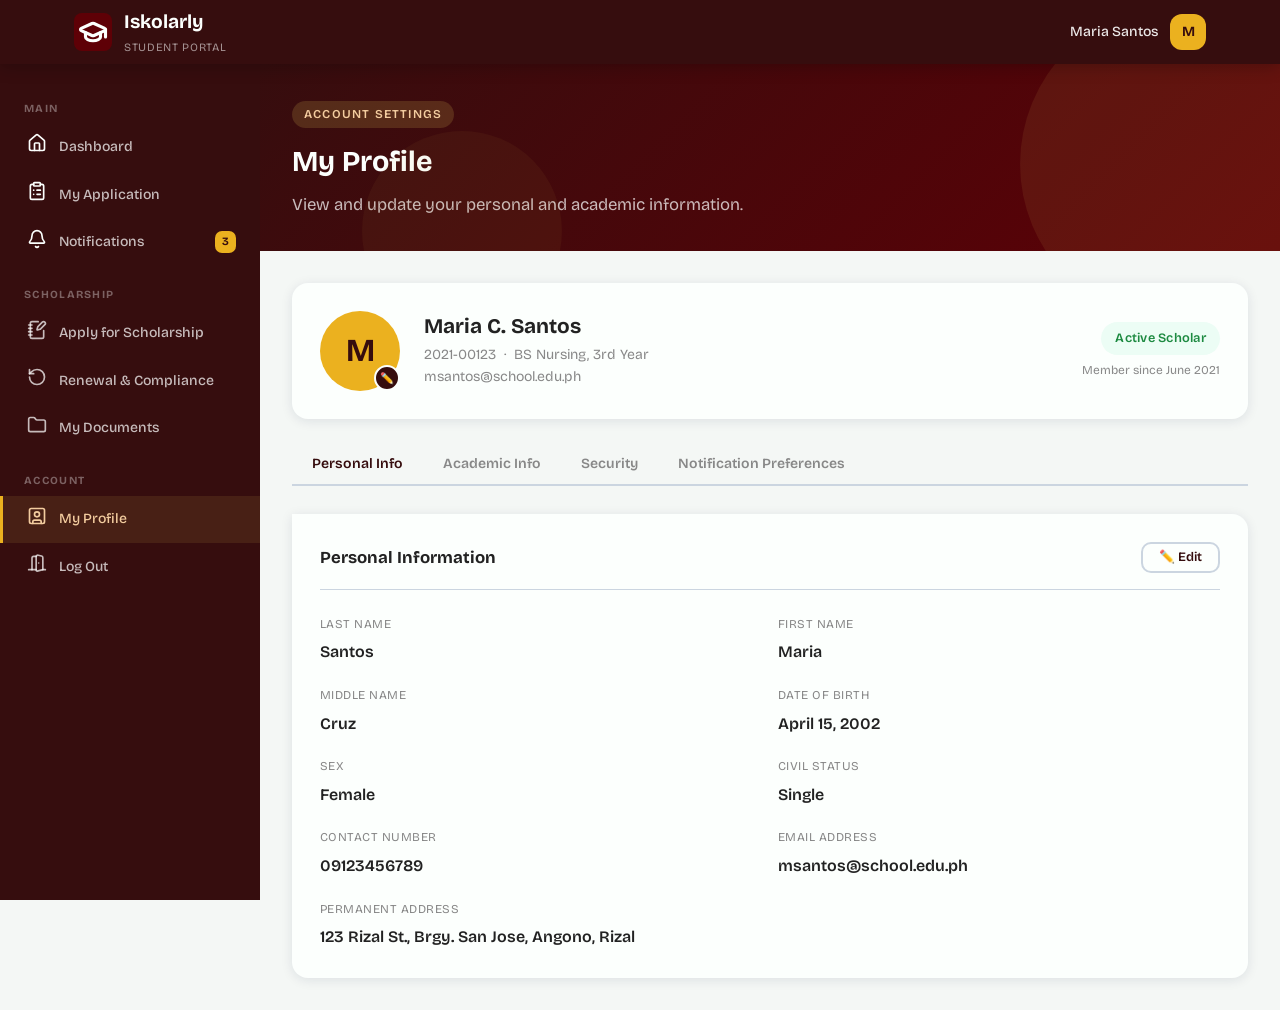
<file: student-profile.html>
<!DOCTYPE html>
<html lang="en">
<head>
  <meta charset="UTF-8"/>
  <meta name="viewport" content="width=device-width, initial-scale=1.0"/>
  <title>My Profile | Iskolarly</title>
  <link rel="stylesheet" href="style.css"/>
</head>
<body>
<nav class="navbar">
  <div class="navbar-inner">
    <a href="index.html" class="navbar-brand"><div class="brand-icon"><svg xmlns="http://www.w3.org/2000/svg" width="30" height="30" viewBox="0 0 24 24" fill="none" stroke="currentColor" stroke-width="2.5" stroke-linecap="round" stroke-linejoin="round" class="lucide lucide-graduation-cap-icon lucide-graduation-cap"><path d="M21.42 10.922a1 1 0 0 0-.019-1.838L12.83 5.18a2 2 0 0 0-1.66 0L2.6 9.08a1 1 0 0 0 0 1.832l8.57 3.908a2 2 0 0 0 1.66 0z"/><path d="M22 10v6"/><path d="M6 12.5V16a6 3 0 0 0 12 0v-3.5"/></svg></div><div class="brand-text">Iskolarly<span class="sub">Student Portal</span></div></a>
    <div class="navbar-user"><span class="user-name">Maria Santos</span><div class="user-avatar">M</div></div>
  </div>
</nav>
<div class="dashboard-layout">
  <aside class="sidebar">
    <div class="sidebar-section">
      <div class="sidebar-label">Main</div>
      <a href="student-dashboard.html" class="sidebar-link"><span class="icon"><svg xmlns="http://www.w3.org/2000/svg" width="20" height="20" viewBox="0 0 24 24" fill="none" stroke="#FCFFFD" stroke-width="2" stroke-linecap="round" stroke-linejoin="round" class="lucide lucide-house-icon lucide-house"><path d="M15 21v-8a1 1 0 0 0-1-1h-4a1 1 0 0 0-1 1v8"/><path d="M3 10a2 2 0 0 1 .709-1.528l7-6a2 2 0 0 1 2.582 0l7 6A2 2 0 0 1 21 10v9a2 2 0 0 1-2 2H5a2 2 0 0 1-2-2z"/></svg></span>Dashboard</a>
      <a href="application.html" class="sidebar-link"><span class="icon"><svg xmlns="http://www.w3.org/2000/svg" width="20" height="20" viewBox="0 0 24 24" fill="none" stroke="#FCFFFD" stroke-width="2" stroke-linecap="round" stroke-linejoin="round" class="lucide lucide-clipboard-list-icon lucide-clipboard-list"><rect width="8" height="4" x="8" y="2" rx="1" ry="1"/><path d="M16 4h2a2 2 0 0 1 2 2v14a2 2 0 0 1-2 2H6a2 2 0 0 1-2-2V6a2 2 0 0 1 2-2h2"/><path d="M12 11h4"/><path d="M12 16h4"/><path d="M8 11h.01"/><path d="M8 16h.01"/></svg></span>My Application</a>
      <a href="notifications.html" class="sidebar-link"><span class="icon"><svg xmlns="http://www.w3.org/2000/svg" width="20" height="20" viewBox="0 0 24 24" fill="none" stroke="#FCFFFD" stroke-width="2" stroke-linecap="round" stroke-linejoin="round" class="lucide lucide-bell-icon lucide-bell"><path d="M10.268 21a2 2 0 0 0 3.464 0"/><path d="M3.262 15.326A1 1 0 0 0 4 17h16a1 1 0 0 0 .74-1.673C19.41 13.956 18 12.499 18 8A6 6 0 0 0 6 8c0 4.499-1.411 5.956-2.738 7.326"/></svg></span>Notifications<span class="badge-count">3</span></a>
    </div>
    <div class="sidebar-section">
      <div class="sidebar-label">Scholarship</div>
      <a href="#" class="sidebar-link"><span class="icon"><svg xmlns="http://www.w3.org/2000/svg" width="20" height="20" viewBox="0 0 24 24" fill="none" stroke="currentColor" stroke-width="2" stroke-linecap="round" stroke-linejoin="round" class="lucide lucide-notebook-pen-icon lucide-notebook-pen"><path d="M13.4 2H6a2 2 0 0 0-2 2v16a2 2 0 0 0 2 2h12a2 2 0 0 0 2-2v-7.4"/><path d="M2 6h4"/><path d="M2 10h4"/><path d="M2 14h4"/><path d="M2 18h4"/><path d="M21.378 5.626a1 1 0 1 0-3.004-3.004l-5.01 5.012a2 2 0 0 0-.506.854l-.837 2.87a.5.5 0 0 0 .62.62l2.87-.837a2 2 0 0 0 .854-.506z"/></svg></span>Apply for Scholarship</a>
      <a href="renewal.html" class="sidebar-link"><span class="icon"><svg xmlns="http://www.w3.org/2000/svg" width="20" height="20" viewBox="0 0 24 24" fill="none" stroke="currentColor" stroke-width="2" stroke-linecap="round" stroke-linejoin="round" class="lucide lucide-rotate-ccw-icon lucide-rotate-ccw"><path d="M3 12a9 9 0 1 0 9-9 9.75 9.75 0 0 0-6.74 2.74L3 8"/><path d="M3 3v5h5"/></svg></span>Renewal & Compliance</a>
      <a href="documents.html" class="sidebar-link"><span class="icon"><svg xmlns="http://www.w3.org/2000/svg" width="20" height="20" viewBox="0 0 24 24" fill="none" stroke="currentColor" stroke-width="2" stroke-linecap="round" stroke-linejoin="round" class="lucide lucide-folder-icon lucide-folder"><path d="M20 20a2 2 0 0 0 2-2V8a2 2 0 0 0-2-2h-7.9a2 2 0 0 1-1.69-.9L9.6 3.9A2 2 0 0 0 7.93 3H4a2 2 0 0 0-2 2v13a2 2 0 0 0 2 2Z"/></svg></span>My Documents</a>
    </div>
    <div class="sidebar-section">
      <div class="sidebar-label">Account</div>
      <a href="student-profile.html" class="sidebar-link active"><span class="icon"><svg xmlns="http://www.w3.org/2000/svg" width="20" height="20" viewBox="0 0 24 24" fill="none" stroke="currentColor" stroke-width="2" stroke-linecap="round" stroke-linejoin="round" class="lucide lucide-square-user-icon lucide-square-user"><rect width="18" height="18" x="3" y="3" rx="2"/><circle cx="12" cy="10" r="3"/><path d="M7 21v-2a2 2 0 0 1 2-2h6a2 2 0 0 1 2 2v2"/></svg></span>My Profile</a>
      <a href="login.html" class="sidebar-link"><span class="icon"><svg xmlns="http://www.w3.org/2000/svg" width="20" height="20" viewBox="0 0 24 24" fill="none" stroke="currentColor" stroke-width="2" stroke-linecap="round" stroke-linejoin="round" class="lucide lucide-door-open-icon lucide-door-open"><path d="M11 20H2"/><path d="M11 4.562v16.157a1 1 0 0 0 1.242.97L19 20V5.562a2 2 0 0 0-1.515-1.94l-4-1A2 2 0 0 0 11 4.561z"/><path d="M11 4H8a2 2 0 0 0-2 2v14"/><path d="M14 12h.01"/><path d="M22 20h-3"/></svg></span>Log Out</a>
    </div>
  </aside>
  <main class="main-content">
    <div class="page-hero" style="margin:-32px -32px 32px;border-radius:0;padding:36px 32px 32px;">
      <div class="eyebrow">Account Settings</div>
      <h1 style="font-size:1.8rem;">My Profile</h1>
      <p>View and update your personal and academic information.</p>
    </div>

    <!-- Profile card -->
    <div class="card mb-24">
      <div style="display:flex;align-items:center;gap:24px;flex-wrap:wrap;">
        <div style="position:relative;">
          <div style="width:80px;height:80px;background:var(--gold);border-radius:50%;display:flex;align-items:center;justify-content:center;font-size:2rem;font-weight:700;color:var(--navy);">M</div>
          <button onclick="document.getElementById('photo-upload').click()" style="position:absolute;bottom:0;right:0;width:26px;height:26px;background:var(--navy);border:2px solid var(--white);border-radius:50%;display:flex;align-items:center;justify-content:center;cursor:pointer;font-size:.7rem;">✏️</button>
          <input type="file" id="photo-upload" style="display:none;" accept="image/*" />
        </div>
        <div>
          <h2 style="font-size:1.3rem;margin-bottom:4px;">Maria C. Santos</h2>
          <p style="color:var(--muted);font-size:.875rem;">2021-00123 &nbsp;·&nbsp; BS Nursing, 3rd Year</p>
          <p style="color:var(--muted);font-size:.875rem;">msantos@school.edu.ph</p>
        </div>
        <div style="margin-left:auto;text-align:right;">
          <span class="badge badge-active" style="font-size:.8rem;padding:6px 14px;">Active Scholar</span>
          <p style="font-size:.75rem;color:var(--muted);margin-top:6px;">Member since June 2021</p>
        </div>
      </div>
    </div>

    <div class="tabs mb-0">
      <button class="tab-btn active" onclick="switchTab(this,'tab-personal')">Personal Info</button>
      <button class="tab-btn" onclick="switchTab(this,'tab-academic')">Academic Info</button>
      <button class="tab-btn" onclick="switchTab(this,'tab-security')">Security</button>
      <button class="tab-btn" onclick="switchTab(this,'tab-notif-pref')">Notification Preferences</button>
    </div>

    <!-- Tab: Personal -->
    <div class="card" id="tab-personal" style="border-radius:0 var(--radius-lg) var(--radius-lg) var(--radius-lg);">
      <div class="card-header"><h3>Personal Information</h3><button class="btn btn-sm btn-outline" onclick="toggleEdit('personal')">✏️ Edit</button></div>
      <div id="personal-view">
        <div class="grid-2" style="gap:16px;">
          <div><span style="font-size:.75rem;color:var(--muted);text-transform:uppercase;letter-spacing:.04em;">Last Name</span><div style="font-weight:600;margin-top:4px;">Santos</div></div>
          <div><span style="font-size:.75rem;color:var(--muted);text-transform:uppercase;letter-spacing:.04em;">First Name</span><div style="font-weight:600;margin-top:4px;">Maria</div></div>
          <div><span style="font-size:.75rem;color:var(--muted);text-transform:uppercase;letter-spacing:.04em;">Middle Name</span><div style="font-weight:600;margin-top:4px;">Cruz</div></div>
          <div><span style="font-size:.75rem;color:var(--muted);text-transform:uppercase;letter-spacing:.04em;">Date of Birth</span><div style="font-weight:600;margin-top:4px;">April 15, 2002</div></div>
          <div><span style="font-size:.75rem;color:var(--muted);text-transform:uppercase;letter-spacing:.04em;">Sex</span><div style="font-weight:600;margin-top:4px;">Female</div></div>
          <div><span style="font-size:.75rem;color:var(--muted);text-transform:uppercase;letter-spacing:.04em;">Civil Status</span><div style="font-weight:600;margin-top:4px;">Single</div></div>
          <div><span style="font-size:.75rem;color:var(--muted);text-transform:uppercase;letter-spacing:.04em;">Contact Number</span><div style="font-weight:600;margin-top:4px;">09123456789</div></div>
          <div><span style="font-size:.75rem;color:var(--muted);text-transform:uppercase;letter-spacing:.04em;">Email Address</span><div style="font-weight:600;margin-top:4px;">msantos@school.edu.ph</div></div>
          <div style="grid-column:1/-1;"><span style="font-size:.75rem;color:var(--muted);text-transform:uppercase;letter-spacing:.04em;">Permanent Address</span><div style="font-weight:600;margin-top:4px;">123 Rizal St., Brgy. San Jose, Angono, Rizal</div></div>
        </div>
      </div>
      <div id="personal-edit" style="display:none;">
        <div class="form-row">
          <div class="form-group"><label>Last Name</label><input type="text" class="form-control" value="Santos" /></div>
          <div class="form-group"><label>First Name</label><input type="text" class="form-control" value="Maria" /></div>
        </div>
        <div class="form-row">
          <div class="form-group"><label>Middle Name</label><input type="text" class="form-control" value="Cruz" /></div>
          <div class="form-group"><label>Date of Birth</label><input type="date" class="form-control" value="2002-04-15" /></div>
        </div>
        <div class="form-row">
          <div class="form-group"><label>Contact Number</label><input type="tel" class="form-control" value="09123456789" /></div>
          <div class="form-group"><label>Email Address</label><input type="email" class="form-control" value="msantos@school.edu.ph" /></div>
        </div>
        <div class="form-group"><label>Permanent Address</label><input type="text" class="form-control" value="123 Rizal St., Brgy. San Jose, Angono, Rizal" /></div>
        <div class="flex gap-12 mt-16">
          <button class="btn btn-primary" onclick="saveEdit('personal')">Save Changes</button>
          <button class="btn btn-outline" onclick="cancelEdit('personal')">Cancel</button>
        </div>
      </div>
    </div>

    <!-- Tab: Academic -->
    <div class="card" id="tab-academic" style="display:none;border-radius:0 var(--radius-lg) var(--radius-lg) var(--radius-lg);">
      <div class="card-header"><h3>Academic Information</h3><span class="badge badge-warn" style="font-size:.78rem;">Contact registrar to update</span></div>
      <div class="alert alert-info mb-20">
        <span class="alert-icon">ℹ️</span>
        <div>Academic details can only be updated by submitting a request to the Registrar's Office. Changes take 1–3 business days.</div>
      </div>
      <div class="grid-2" style="gap:16px;">
        <div><span style="font-size:.75rem;color:var(--muted);text-transform:uppercase;letter-spacing:.04em;">Student ID</span><div style="font-weight:600;margin-top:4px;">2021-00123</div></div>
        <div><span style="font-size:.75rem;color:var(--muted);text-transform:uppercase;letter-spacing:.04em;">Year Level</span><div style="font-weight:600;margin-top:4px;">3rd Year</div></div>
        <div><span style="font-size:.75rem;color:var(--muted);text-transform:uppercase;letter-spacing:.04em;">College</span><div style="font-weight:600;margin-top:4px;">College of Nursing and Health Sciences</div></div>
        <div><span style="font-size:.75rem;color:var(--muted);text-transform:uppercase;letter-spacing:.04em;">Degree Program</span><div style="font-weight:600;margin-top:4px;">Bachelor of Science in Nursing</div></div>
        <div><span style="font-size:.75rem;color:var(--muted);text-transform:uppercase;letter-spacing:.04em;">Current GPA / GWA</span><div style="font-weight:600;margin-top:4px;color:var(--success);">1.45</div></div>
        <div><span style="font-size:.75rem;color:var(--muted);text-transform:uppercase;letter-spacing:.04em;">Units Enrolled</span><div style="font-weight:600;margin-top:4px;">21 units</div></div>
        <div><span style="font-size:.75rem;color:var(--muted);text-transform:uppercase;letter-spacing:.04em;">Annual Family Income</span><div style="font-weight:600;margin-top:4px;">₱50,001 – ₱100,000</div></div>
      </div>
    </div>

    <!-- Tab: Security -->
    <div class="card" id="tab-security" style="display:none;border-radius:0 var(--radius-lg) var(--radius-lg) var(--radius-lg);">
      <div class="card-header"><h3>Security Settings</h3></div>
      <h4 style="margin-bottom:16px;font-size:.9rem;">Change Password</h4>
      <div style="max-width:480px;">
        <div class="form-group"><label>Current Password <span class="required">*</span></label><input type="password" class="form-control" placeholder="Enter current password" /></div>
        <div class="form-group"><label>New Password <span class="required">*</span></label><input type="password" class="form-control" id="new-pass" placeholder="Enter new password" /></div>
        <div class="form-group"><label>Confirm New Password <span class="required">*</span></label><input type="password" class="form-control" placeholder="Repeat new password" /></div>
        <button class="btn btn-primary" onclick="showToast('Password updated successfully!','success')">Update Password</button>
      </div>
      <hr class="divider" />
      <h4 style="margin-bottom:16px;font-size:.9rem;">Login Activity</h4>
      <div style="display:flex;flex-direction:column;gap:10px;">
        <div style="display:flex;justify-content:space-between;align-items:center;padding:12px;background:var(--success-bg);border-radius:8px;font-size:.85rem;">
          <div><strong>Current Session</strong> — Chrome, Windows · 192.168.1.10<br><span style="font-size:.78rem;color:var(--muted);">Started: Today, 9:42 AM</span></div>
          <span class="badge badge-active">Active</span>
        </div>
        <div style="display:flex;justify-content:space-between;align-items:center;padding:12px;background:var(--slate);border-radius:8px;font-size:.85rem;border:1px solid var(--border);">
          <div>Chrome, Android · 180.XX.XX.XX<br><span style="font-size:.78rem;color:var(--muted);">Dec 17, 2025 · 8:14 PM</span></div>
          <button class="btn btn-sm btn-outline" style="font-size:.75rem;">Revoke</button>
        </div>
      </div>
    </div>

    <!-- Tab: Notification Prefs -->
    <div class="card" id="tab-notif-pref" style="display:none;border-radius:0 var(--radius-lg) var(--radius-lg) var(--radius-lg);">
      <div class="card-header"><h3>Notification Preferences</h3></div>
      <p class="text-muted mb-24" style="font-size:.875rem;">Control how and when you receive notifications from Iskolarly.</p>
      <div style="display:flex;flex-direction:column;gap:16px;">
        <div style="display:flex;justify-content:space-between;align-items:center;padding:16px;background:var(--slate);border-radius:var(--radius);border:1px solid var(--border);">
          <div><strong style="font-size:.9rem;">Email Notifications</strong><p style="font-size:.8rem;color:var(--muted);margin-top:2px;">Receive email updates for application status changes and deadlines.</p></div>
          <label style="position:relative;display:inline-block;width:44px;height:24px;cursor:pointer;">
            <input type="checkbox" checked style="opacity:0;width:0;height:0;" id="tog-email" onchange="toggleSwitch(this,'sw-email')" />
            <span id="sw-email" style="position:absolute;inset:0;background:var(--navy);border-radius:12px;transition:.3s;"><span style="position:absolute;width:18px;height:18px;background:#fff;border-radius:50%;top:3px;left:23px;transition:.3s;"></span></span>
          </label>
        </div>
        <div style="display:flex;justify-content:space-between;align-items:center;padding:16px;background:var(--slate);border-radius:var(--radius);border:1px solid var(--border);">
          <div><strong style="font-size:.9rem;">Portal Notifications</strong><p style="font-size:.8rem;color:var(--muted);margin-top:2px;">Receive in-portal alerts and reminders.</p></div>
          <label style="position:relative;display:inline-block;width:44px;height:24px;cursor:pointer;">
            <input type="checkbox" checked style="opacity:0;width:0;height:0;" />
            <span style="position:absolute;inset:0;background:var(--navy);border-radius:12px;"><span style="position:absolute;width:18px;height:18px;background:#fff;border-radius:50%;top:3px;left:23px;"></span></span>
          </label>
        </div>
        <div style="display:flex;justify-content:space-between;align-items:center;padding:16px;background:var(--slate);border-radius:var(--radius);border:1px solid var(--border);">
          <div><strong style="font-size:.9rem;">Renewal Reminders</strong><p style="font-size:.8rem;color:var(--muted);margin-top:2px;">Get reminders 30, 14, and 3 days before renewal deadlines.</p></div>
          <label style="position:relative;display:inline-block;width:44px;height:24px;cursor:pointer;">
            <input type="checkbox" checked style="opacity:0;width:0;height:0;" />
            <span style="position:absolute;inset:0;background:var(--navy);border-radius:12px;"><span style="position:absolute;width:18px;height:18px;background:#fff;border-radius:50%;top:3px;left:23px;"></span></span>
          </label>
        </div>
        <div style="display:flex;justify-content:space-between;align-items:center;padding:16px;background:var(--slate);border-radius:var(--radius);border:1px solid var(--border);">
          <div><strong style="font-size:.9rem;">New Scholarship Alerts</strong><p style="font-size:.8rem;color:var(--muted);margin-top:2px;">Be notified when new scholarship programs open for applications.</p></div>
          <label style="position:relative;display:inline-block;width:44px;height:24px;cursor:pointer;">
            <input type="checkbox" style="opacity:0;width:0;height:0;" />
            <span style="position:absolute;inset:0;background:var(--border);border-radius:12px;"><span style="position:absolute;width:18px;height:18px;background:#fff;border-radius:50%;top:3px;left:3px;"></span></span>
          </label>
        </div>
      </div>
      <button class="btn btn-primary mt-24" onclick="showToast('Preferences saved!','success')">Save Preferences</button>
    </div>
  </main>
</div>

<div class="toast-container" id="tc"></div>

<script>
  function switchTab(btn, tabId) {
    document.querySelectorAll('.tab-btn').forEach(b => b.classList.remove('active'));
    document.querySelectorAll('#tab-personal,#tab-academic,#tab-security,#tab-notif-pref').forEach(p => p.style.display = 'none');
    btn.classList.add('active');
    document.getElementById(tabId).style.display = 'block';
  }
  function toggleEdit(section) {
    document.getElementById(section+'-view').style.display = 'none';
    document.getElementById(section+'-edit').style.display = 'block';
  }
  function cancelEdit(section) {
    document.getElementById(section+'-edit').style.display = 'none';
    document.getElementById(section+'-view').style.display = 'block';
  }
  function saveEdit(section) {
    cancelEdit(section);
    showToast('Profile updated successfully!', 'success');
  }
  function showToast(msg, type='success') {
    const tc = document.getElementById('tc');
    const t  = document.createElement('div');
    t.className = 'toast ' + type;
    t.innerHTML = `<span>${type==='success'?'✅':'❌'}</span><span>${msg}</span>`;
    tc.appendChild(t);
    setTimeout(() => t.remove(), 3500);
  }
</script>
</body>
</html>
</file>
<file: style.css>
@import url('https://fonts.googleapis.com/css2?family=Bricolage+Grotesque:opsz,wght@12..96,200..800&display=swap');

/* ── Reset & Base ───────────────────────────────────────── */
*, *::before, *::after { box-sizing: border-box; margin: 0; padding: 0; }

:root {
--navy:         #360D0E; 
--navy2:        #5E0006; 
--gold:         #EBB11F; 
--gold2:        #F3CC9F; 
--white:        #FCFFFD; 
--slate:        #F4F7F5; 
--panel:        #E4EAF4; 
--ink:          #222222; 
--muted:        #888888;
--border:       #CBD5E0;
--danger:       #B91C1C; 
--danger-bg:    #FEF2F2; 
--success:      #1d8a41;  
--success-bg:   #ECFDF5; 
--warn:         #B45309; 
--warn-bg:      #FFFBEB; 
--info:         #B45309; 
--info-bg:      #FFFBEB;
--radius: 10px;
--radius-lg: 16px;
--shadow: 0 2px 12px rgba(15,32,68,.10);
--shadow-lg: 0 6px 32px rgba(15,32,68,.16);
--transition: .18s ease;
}

html { font-size: 16px; scroll-behavior: smooth; }

body {
  font-family: 'Bricolage Grotesque', sans-serif;
  background: var(--slate);
  color: var(--ink);
  line-height: 1.6;
  min-height: 100vh;
}

h1, h2, h3 { font-family: 'Bricolage Grotesque', serif; line-height: 1.25; }
h4, h5, h6 { font-family: 'Bricolage Grotesque', sans-serif; font-weight: 600; }

a { color: var(--navy2); text-decoration: none; transition: color var(--transition); }
a:hover { color: var(--gold); }

img { max-width: 100%; display: block; }

/* ── Typography Scale ───────────────────────────────────── */
.text-xs   { font-size: .75rem; }
.text-sm   { font-size: .875rem; }
.text-base { font-size: 1rem; }
.text-lg   { font-size: 1.125rem; }
.text-xl   { font-size: 1.25rem; }
.text-2xl  { font-size: 1.5rem; }
.text-3xl  { font-size: 1.875rem; }
.text-muted { color: var(--muted); }
.text-gold  { color: var(--gold); }
.text-navy  { color: var(--navy); }
.text-danger{ color: var(--danger); }
.text-success{ color: var(--success); }
.font-600   { font-weight: 600; }
.font-700   { font-weight: 700; }

/* ── Layout Utilities ───────────────────────────────────── */
.container { max-width: 1180px; margin: 0 auto; padding: 0 24px; }
.container-sm { max-width: 640px; margin: 0 auto; padding: 0 24px; }
.container-md { max-width: 860px; margin: 0 auto; padding: 0 24px; }

.flex { display: flex; }
.flex-col { flex-direction: column; }
.items-center { align-items: center; }
.items-start { align-items: flex-start; }
.justify-between { justify-content: space-between; }
.justify-center { justify-content: center; }
.gap-4 { gap: 4px; }
.gap-8 { gap: 8px; }
.gap-12 { gap: 12px; }
.gap-16 { gap: 16px; }
.gap-24 { gap: 24px; }
.gap-32 { gap: 32px; }
.wrap { flex-wrap: wrap; }

.grid-2 { display: grid; grid-template-columns: repeat(2, 1fr); gap: 24px; }
.grid-3 { display: grid; grid-template-columns: repeat(3, 1fr); gap: 24px; }
.grid-4 { display: grid; grid-template-columns: repeat(4, 1fr); gap: 20px; }

.mt-4  { margin-top: 4px; }
.mt-8  { margin-top: 8px; }
.mt-12 { margin-top: 12px; }
.mt-16 { margin-top: 16px; }
.mt-24 { margin-top: 24px; }
.mt-32 { margin-top: 32px; }
.mt-48 { margin-top: 48px; }
.mb-8  { margin-bottom: 8px; }
.mb-16 { margin-bottom: 16px; }
.mb-24 { margin-bottom: 24px; }
.mb-32 { margin-bottom: 32px; }
.mb-48 { margin-bottom: 48px; }

.w-full { width: 100%; }
.text-center { text-align: center; }
.text-right  { text-align: right; }

/* ── Navigation ─────────────────────────────────────────── */
.navbar {
  background: var(--navy);
  position: sticky;
  top: 0;
  z-index: 100;
  box-shadow: 0 2px 16px rgba(0,0,0,.25);
}
.navbar-inner {
  display: flex;
  align-items: center;
  justify-content: space-between;
  height: 64px;
  max-width: 1180px;
  margin: 0 auto;
  padding: 0 24px;
}
.navbar-brand {
  display: flex;
  align-items: center;
  gap: 12px;
  color: var(--white);
  font-family: 'Bricolage Grotesque', serif;
  font-size: 1.2rem;
  font-weight: 700;
  text-decoration: none;
}
.navbar-brand .brand-icon {
  width: 38px; height: 38px;
  background: var(--navy2);
  border-radius: 8px;
  display: flex; align-items: center; justify-content: center;
  font-size: 1.2rem;
}
.navbar-brand span.sub { font-family: 'Bricolage Grotesque', sans-serif; font-size: .7rem; font-weight: 400; color: rgba(255,255,255,.55); display: block; letter-spacing:.06em; text-transform:uppercase; margin-top:1px; }
.brand-text { display: flex; flex-direction: column; }

.nav-links {
  display: flex;
  align-items: center;
  gap: 6px;
  list-style: none;
}
.nav-links a {
  color: rgba(255,255,255,.8);
  font-size: .875rem;
  font-weight: 500;
  padding: 6px 14px;
  border-radius: 6px;
  transition: all var(--transition);
  text-decoration: none;
}
.nav-links a:hover, .nav-links a.active {
  color: var(--white);
  background: rgba(255,255,255,.12);
}
.nav-links .nav-cta {
  background: var(--gold);
  color: var(--navy) !important;
  font-weight: 600;
  padding: 7px 18px;
  border-radius: 6px;
}
.nav-links .nav-cta:hover { background: var(--gold2); }

.navbar-user {
  display: flex;
  align-items: center;
  gap: 12px;
}
.user-avatar {
  width: 36px; height: 36px;
  background: var(--gold);
  border-radius: 12px;
  display: flex; align-items: center; justify-content: center;
  color: var(--navy);
  font-weight: 700;
  font-size: .875rem;
  cursor: pointer;
}
.user-name { color: rgba(255,255,255,.9); font-size: .875rem; font-weight: 500; }

/* ── Page Header / Hero ─────────────────────────────────── */
.page-hero {
  background: linear-gradient(135deg, var(--navy) 0%, var(--navy2) 100%);
  color: var(--white);
  padding: 64px 0 56px;
  position: relative;
  overflow: hidden;
}
.page-hero::before {
  content: '';
  position: absolute;
  top: -60px; right: -60px;
  width: 320px; height: 320px;
  background: rgba(201,168,76,.10);
  border-radius: 50%;
}
.page-hero::after {
  content: '';
  position: absolute;
  bottom: -80px; left: 10%;
  width: 200px; height: 200px;
  background: rgba(201,168,76,.06);
  border-radius: 50%;
}
.page-hero .eyebrow {
  display: inline-block;
  background: rgba(201,168,76,.2);
  color: var(--gold2);
  font-size: .75rem;
  font-weight: 600;
  letter-spacing: .1em;
  text-transform: uppercase;
  padding: 4px 12px;
  border-radius: 20px;
  margin-bottom: 16px;
}
.page-hero h1 { font-size: 2.4rem; margin-bottom: 12px; }
.page-hero p  { color: rgba(255,255,255,.72); font-size: 1.05rem; max-width: 580px; }

/* Landing hero variant */
.hero-landing {
  min-height: 88vh;
  display: flex;
  align-items: center;
  padding: 0;
}
.hero-landing .hero-content { position: relative; z-index: 2; }
.hero-landing h1 { font-size: 3.2rem; margin-bottom: 20px; line-height: 1.15; }
.hero-landing h1 em { color: var(--gold2); font-style: normal; }
.hero-badge {
  display: inline-flex;
  align-items: center;
  gap: 8px;
  background: rgba(201,168,76,.15);
  border: 1px solid rgba(201,168,76,.3);
  color: var(--gold2);
  padding: 6px 16px;
  border-radius: 12px;
  font-size: .8rem;
  font-weight: 600;
  letter-spacing: .08em;
  text-transform: uppercase;
  margin-bottom: 24px;
}
.hero-actions { display: flex; gap: 16px; margin-top: 36px; flex-wrap: wrap; }
.hero-stats {
  display: flex;
  gap: 40px;
  margin-top: 56px;
  padding-top: 40px;
  border-top: 1px solid rgba(255,255,255,.12);
}
.hero-stat .num {
  font-family: 'Bricolage Grotesque', serif;
  font-size: 2rem;
  font-weight: 700;
  color: var(--gold2);
  display: block;
}
.hero-stat .lbl {
  font-size: .8rem;
  color: rgba(255,255,255,.55);
  text-transform: uppercase;
  letter-spacing: .06em;
}

/* Gold ribbon card signature element */
.ribbon-card {
  background: var(--white);
  border-radius: var(--radius-lg);
  box-shadow: var(--shadow);
  overflow: hidden;
  position: relative;
}
.ribbon-card::before {
  content: '';
  position: absolute;
  top: 0; left: 0;
  width: 4px;
  height: 100%;
  background: linear-gradient(180deg, var(--gold) 0%, var(--gold2) 100%);
}

/* ── Cards ──────────────────────────────────────────────── */
.card {
  background: var(--white);
  border-radius: var(--radius-lg);
  box-shadow: var(--shadow);
  padding: 28px;
}
.card-sm { padding: 20px; }
.card-lg { padding: 40px; }
.card-header {
  display: flex;
  align-items: center;
  justify-content: space-between;
  margin-bottom: 20px;
  padding-bottom: 16px;
  border-bottom: 1px solid var(--border);
}
.card-header h2, .card-header h3 { font-family: 'Bricolage Grotesque', sans-serif; font-size: 1.05rem; font-weight: 700; }
.card-icon {
  width: 44px; height: 44px;
  border-radius: 10px;
  display: flex; align-items: center; justify-content: center;
  font-size: 1.2rem;
  flex-shrink: 0;
}
.card-icon.gold  { background: rgba(201,168,76,.15); }
.card-icon.navy  { background: rgba(15,32,68,.1); }
.card-icon.green { background: rgba(26,122,74,.12); }
.card-icon.red   { background: rgba(192,57,43,.10); }
.card-icon.blue  { background: rgba(21,101,192,.10); }

/* Stat cards */
.stat-card {
  background: rgba(255, 121, 121, 0.273);
  border-radius: var(--radius-lg);
  padding: 24px;
  box-shadow: var(--shadow);
  display: flex;
  align-items: flex-start;
  gap: 16px;
  position: relative;
  overflow: hidden;
}
.stat-card::after {
  content: '';
  position: absolute;
  top: 0; right: 0;
  width: 80px; height: 80px;
  background: var(--gold);
  opacity: .06;
  border-radius: 0 0 0 80px;
}
.stat-card .stat-value {
  font-family: 'Bricolage Grotesque', serif;
  font-size: 2rem;
  font-weight: 700;
  color: #fff;
  line-height: 1;
}
.stat-card .stat-label { font-size: .8rem; color: #222; margin-top: 4px; text-transform: uppercase; letter-spacing: .05em; }
.stat-card .stat-change { font-size: .78rem; margin-top: 8px; font-weight: 600; }
.stat-card .stat-change.up   { color: #888; }
.stat-card .stat-change.down { color: #888; }

/* ── Buttons ────────────────────────────────────────────── */
.btn {
  display: inline-flex;
  align-items: center;
  justify-content: center;
  gap: 8px;
  font-family: 'Bricolage Grotesque', sans-serif;
  font-size: .9rem;
  font-weight: 600;
  padding: 11px 24px;
  border-radius: var(--radius);
  border: 2px solid transparent;
  cursor: pointer;
  transition: all var(--transition);
  text-decoration: none;
  white-space: nowrap;
  line-height: 1;
}
.btn:disabled { opacity: .5; cursor: not-allowed; pointer-events: none; }

.btn-primary {
  background: var(--navy);
  color: var(--white);
  border-color: var(--navy);
}
.btn-primary:hover { background: var(--navy2); border-color: var(--navy2); color: var(--white); }

.btn-gold {
  background: var(--gold);
  color: var(--navy);
  border-color: var(--gold);
}
.btn-gold:hover { background: var(--gold2); border-color: var(--gold2); color: var(--navy); }

.btn-outline {
  background: transparent;
  color: var(--navy);
  border-color: var(--border);
}
.btn-outline:hover { border-color: var(--navy); background: var(--slate); color: var(--navy); }

.btn-outline-white {
  background: transparent;
  color: var(--white);
  border-color: rgba(255,255,255,.5);
}
.btn-outline-white:hover { background: rgba(255,255,255,.1); border-color: var(--white); color: var(--white); }

.btn-danger {
  background: var(--danger);
  color: var(--white);
  border-color: var(--danger);
}
.btn-danger:hover { background: #a93226; border-color: #a93226; color: var(--white); }

.btn-success {
  background: var(--success);
  color: var(--white);
  border-color: var(--success);
}
.btn-success:hover { background: #14623b; border-color: #14623b; color: var(--white); }

.btn-sm { font-size: .8rem; padding: 7px 16px; }
.btn-lg { font-size: 1rem; padding: 14px 32px; }
.btn-icon { padding: 9px; border-radius: 8px; }

/* ── Forms ──────────────────────────────────────────────── */
.form-group { margin-bottom: 20px; }
.form-row { display: grid; grid-template-columns: 1fr 1fr; gap: 20px; }
.form-row-3 { display: grid; grid-template-columns: repeat(3,1fr); gap: 20px; }

label {
  display: block;
  font-size: .84rem;
  font-weight: 600;
  color: var(--ink);
  margin-bottom: 6px;
}
label .required { color: var(--danger); margin-left: 3px; }
label .optional { color: var(--muted); font-weight: 400; margin-left: 4px; font-size: .78rem; }

.form-control {
  width: 100%;
  padding: 11px 14px;
  border: 1.5px solid var(--border);
  border-radius: var(--radius);
  font-family: 'Bricolage Grotesque', sans-serif;
  font-size: .9rem;
  color: var(--ink);
  background: var(--white);
  transition: border-color var(--transition), box-shadow var(--transition);
  appearance: none;
}
.form-control:focus {
  outline: none;
  border-color: var(--navy2);
  box-shadow: 0 0 0 3px rgba(26,50,96,.12);
}
.form-control.error { border-color: var(--danger); }
.form-control.error:focus { box-shadow: 0 0 0 3px rgba(192,57,43,.12); }
.form-control::placeholder { color: #B0BDD4; }

select.form-control {
  background-image: url("data:image/svg+xml,%3Csvg xmlns='http://www.w3.org/2000/svg' width='12' height='8' viewBox='0 0 12 8'%3E%3Cpath d='M1 1l5 5 5-5' stroke='%236B7A99' stroke-width='1.5' fill='none' stroke-linecap='round'/%3E%3C/svg%3E");
  background-repeat: no-repeat;
  background-position: right 14px center;
  padding-right: 36px;
}
textarea.form-control { resize: vertical; min-height: 100px; }

.form-hint { font-size: .78rem; color: var(--muted); margin-top: 5px; }
.form-error { font-size: .78rem; color: var(--danger); margin-top: 5px; display: none; }
.form-control.error + .form-error { display: block; }

/* File upload */
.file-upload-area {
  border: 2px dashed var(--border);
  border-radius: var(--radius);
  padding: 36px 24px;
  text-align: center;
  cursor: pointer;
  transition: all var(--transition);
  background: var(--slate);
}
.file-upload-area:hover, .file-upload-area.dragover {
  border-color: var(--navy2);
  background: rgba(26,50,96,.04);
}
.file-upload-area .upload-icon { font-size: 2rem; margin-bottom: 10px; color: var(--muted); }
.file-upload-area p { font-size: .875rem; color: var(--muted); }
.file-upload-area strong { color: var(--navy2); }
.file-list { margin-top: 16px; display: flex; flex-direction: column; gap: 8px; }
.file-item {
  display: flex;
  align-items: center;
  justify-content: space-between;
  background: var(--slate);
  border: 1px solid var(--border);
  border-radius: 8px;
  padding: 10px 14px;
  font-size: .85rem;
}
.file-item .file-name { display: flex; align-items: center; gap: 8px; color: var(--ink); }
.file-item .remove-file { background: none; border: none; cursor: pointer; color: var(--danger); font-size: 1rem; }

/* Checkbox & Radio */
.check-group { display: flex; align-items: flex-start; gap: 10px; }
.check-group input[type="checkbox"],
.check-group input[type="radio"] {
  width: 17px; height: 17px;
  accent-color: var(--navy);
  cursor: pointer;
  flex-shrink: 0;
  margin-top: 2px;
}
.check-group label { font-weight: 400; font-size: .875rem; margin-bottom: 0; cursor: pointer; }

/* ── Badges / Chips ─────────────────────────────────────── */
.badge {
  display: inline-flex;
  align-items: center;
  gap: 5px;
  padding: 3px 10px;
  border-radius: 20px;
  font-size: .75rem;
  font-weight: 600;
  letter-spacing: .02em;
}
.badge-pending  { background: var(--warn-bg);    color: var(--warn); }
.badge-approved { background: var(--success-bg); color: var(--success); }
.badge-rejected { background: var(--danger-bg);  color: var(--danger); }
.badge-review   { background: var(--info-bg);    color: var(--info); }
.badge-active   { background: var(--success-bg); color: var(--success); }
.badge-inactive { background: var(--panel);      color: var(--muted); }
.badge-gold     { background: rgba(201,168,76,.15); color: #8B6914; }
.badge-new      { background: var(--navy); color: var(--gold2); }

/* ── Alerts ─────────────────────────────────────────────── */
.alert {
  padding: 14px 18px;
  border-radius: var(--radius);
  font-size: .875rem;
  display: flex;
  align-items: flex-start;
  gap: 12px;
  line-height: 1.5;
}
.alert-icon { font-size: 1.1rem; flex-shrink: 0; margin-top: 1px; }
.alert-success { background: var(--success-bg); color: #0F5132; border-left: 4px solid var(--success); }
.alert-danger  { background: var(--danger-bg);  color: #7A1B14; border-left: 4px solid var(--danger); }
.alert-warn    { background: var(--warn-bg);    color: #7A4A04; border-left: 4px solid var(--warn); }
.alert-info    { background: var(--info-bg);    color: #0D3C78; border-left: 4px solid var(--info); }

/* ── Tables ─────────────────────────────────────────────── */
.table-wrap { overflow-x: auto; border-radius: var(--radius-lg); box-shadow: var(--shadow); }
table {
  width: 100%;
  border-collapse: collapse;
  background: var(--white);
  font-size: .875rem;
}
thead th {
  background: var(--navy);
  color: rgba(255,255,255,.85);
  font-size: .75rem;
  font-weight: 600;
  text-transform: uppercase;
  letter-spacing: .07em;
  padding: 13px 18px;
  text-align: left;
  white-space: nowrap;
}
thead th:first-child { border-radius: var(--radius-lg) 0 0 0; }
thead th:last-child  { border-radius: 0 var(--radius-lg) 0 0; }
tbody tr { border-bottom: 1px solid var(--panel); transition: background var(--transition); }
tbody tr:last-child { border-bottom: none; }
tbody tr:hover { background: var(--slate); }
tbody td { padding: 13px 18px; color: var(--ink); vertical-align: middle; }
.td-actions { display: flex; gap: 8px; align-items: center; }

/* ── Sidebar Layout ─────────────────────────────────────── */
.dashboard-layout {
  display: flex;
  min-height: calc(100vh - 64px);
}
.sidebar {
  width: 260px;
  background: var(--navy);
  flex-shrink: 0;
  display: flex;
  flex-direction: column;
  padding: 24px 0;
  position: sticky;
  top: 64px;
  height: calc(100vh - 64px);
  overflow-y: auto;
}
.sidebar-section { margin-bottom: 8px; }
.sidebar-label {
  font-size: .68rem;
  font-weight: 700;
  letter-spacing: .12em;
  text-transform: uppercase;
  color: rgba(255,255,255,.35);
  padding: 12px 24px 6px;
}
.sidebar-link {
  display: flex;
  align-items: center;
  gap: 12px;
  padding: 10px 24px;
  color: rgba(255,255,255,.72);
  font-size: .875rem;
  font-weight: 500;
  text-decoration: none;
  transition: all var(--transition);
  border-left: 3px solid transparent;
}
.sidebar-link:hover { color: var(--white); background: rgba(255,255,255,.06); }
.sidebar-link.active {
  color: var(--gold2);
  background: rgba(201,168,76,.12);
  border-left-color: var(--gold);
}
.sidebar-link .icon { font-size: 1rem; width: 20px; text-align: center; }
.sidebar-link .badge-count {
  margin-left: auto;
  background: var(--gold);
  color: var(--navy);
  font-size: .7rem;
  font-weight: 700;
  padding: 2px 7px;
  border-radius: 7px;
}

.main-content { flex: 1; padding: 32px; overflow-x: hidden; }

/* ── Progress / Steps ───────────────────────────────────── */
.steps {
  display: flex;
  align-items: center;
  gap: 0;
  margin-bottom: 36px;
  overflow-x: auto;
  padding-bottom: 4px;
}
.step {
  display: flex;
  align-items: center;
  flex: 1;
  min-width: 0;
}
.step-circle {
  width: 36px; height: 36px;
  border-radius: 50%;
  border: 2px solid var(--border);
  background: var(--white);
  display: flex;
  align-items: center;
  justify-content: center;
  font-size: .8rem;
  font-weight: 700;
  color: var(--muted);
  flex-shrink: 0;
  transition: all var(--transition);
  position: relative;
  z-index: 1;
}
.step-circle.done  { background: var(--success); border-color: var(--success); color: var(--white); }
.step-circle.active{ background: var(--navy); border-color: var(--navy); color: var(--white); }
.step-line {
  flex: 1;
  height: 2px;
  background: var(--border);
  margin: 0 -1px;
}
.step-line.done { background: var(--success); }
.step-label {
  font-size: .72rem;
  font-weight: 600;
  color: var(--muted);
  margin-top: 6px;
  text-align: center;
  white-space: nowrap;
}
.step.active .step-label { color: var(--navy); }
.step.done  .step-label  { color: var(--success); }
.step-wrap  { display: flex; flex-direction: column; align-items: center; }

/* ── Modals ─────────────────────────────────────────────── */
.modal-overlay {
  position: fixed;
  inset: 0;
  background: rgba(15,32,68,.6);
  z-index: 500;
  display: flex;
  align-items: center;
  justify-content: center;
  padding: 24px;
  opacity: 0;
  pointer-events: none;
  transition: opacity .2s;
}
.modal-overlay.open { opacity: 1; pointer-events: auto; }
.modal {
  background: var(--white);
  border-radius: var(--radius-lg);
  max-width: 540px;
  width: 100%;
  box-shadow: var(--shadow-lg);
  transform: translateY(20px);
  transition: transform .2s;
}
.modal-overlay.open .modal { transform: none; }
.modal-header {
  padding: 24px 28px 20px;
  border-bottom: 1px solid var(--border);
  display: flex;
  align-items: center;
  justify-content: space-between;
}
.modal-header h3 { font-family: 'Bricolage Grotesque', sans-serif; font-size: 1.05rem; font-weight: 700; }
.modal-close {
  background: none;
  border: none;
  cursor: poBricolage Grotesque;
  font-size: 1.2rem;
  color: var(--muted);
  padding: 4px;
  border-radius: 4px;
}
.modal-close:hover { color: var(--ink); background: var(--panel); }
.modal-body { padding: 24px 28px; }
.modal-footer {
  padding: 20px 28px 24px;
  border-top: 1px solid var(--border);
  display: flex;
  gap: 12px;
  justify-content: flex-end;
}

/* ── Tabs ───────────────────────────────────────────────── */
.tabs {
  display: flex;
  border-bottom: 2px solid var(--border);
  gap: 0;
  margin-bottom: 28px;
  overflow-x: auto;
}
.tab-btn {
  background: none;
  border: none;
  cursor: poBricolage Grotesque;
  font-family: 'Bricolage Grotesque', sans-serif;
  font-size: .875rem;
  font-weight: 600;
  color: var(--muted);
  padding: 12px 20px;
  border-bottom: 2px solid transparent;
  margin-bottom: -2px;
  transition: all var(--transition);
  white-space: nowrap;
}
.tab-btn:hover { color: var(--navy); }
.tab-btn.active { color: var(--navy); border-bottom-color: var(--gold); }
.tab-panel { display: none; }
.tab-panel.active { display: block; }

/* ── Search / Filter bar ────────────────────────────────── */
.filter-bar {
  display: flex;
  align-items: center;
  gap: 12px;
  flex-wrap: wrap;
  margin-bottom: 24px;
}
.search-input-wrap {
  position: relative;
  flex: 1;
  min-width: 200px;
}
.search-input-wrap .icon {
  position: absolute;
  left: 13px;
  top: 50%;
  transform: translateY(-50%);
  color: var(--muted);
  font-size: 1rem;
  pointer-events: none;
}
.search-input-wrap input {
  width: 100%;
  padding: 10px 14px 10px 40px;
  border: 1.5px solid var(--border);
  border-radius: var(--radius);
  font-family: 'Bricolage Grotesque', sans-serif;
  font-size: .875rem;
  color: var(--ink);
  background: var(--white);
  transition: border-color var(--transition);
}
.search-input-wrap input:focus { outline: none; border-color: var(--navy2); }

/* ── Pagination ─────────────────────────────────────────── */
.pagination {
  display: flex;
  align-items: center;
  justify-content: space-between;
  margin-top: 24px;
  flex-wrap: wrap;
  gap: 12px;
}
.pagination-info { font-size: .85rem; color: var(--muted); }
.pagination-btns { display: flex; gap: 4px; }
.page-btn {
  width: 36px; height: 36px;
  display: flex; align-items: center; justify-content: center;
  border-radius: 8px;
  border: 1.5px solid var(--border);
  background: var(--white);
  font-size: .85rem;
  font-weight: 600;
  cursor: poBricolage Grotesque;
  color: var(--ink);
  transition: all var(--transition);
  font-family: 'Bricolage Grotesque', sans-serif;
}
.page-btn:hover { border-color: var(--navy); color: var(--navy); }
.page-btn.active { background: var(--navy); border-color: var(--navy); color: var(--white); }
.page-btn:disabled { opacity: .4; cursor: not-allowed; }

/* ── Progress bar ───────────────────────────────────────── */
.progress-bar { background: var(--panel); border-radius: 99px; height: 8px; overflow: hidden; }
.progress-fill { height: 100%; border-radius: 99px; background: linear-gradient(90deg, var(--navy2), var(--gold)); transition: width .4s ease; }

/* ── Timeline ───────────────────────────────────────────── */
.timeline { position: relative; padding-left: 28px; }
.timeline::before { content: ''; position: absolute; left: 8px; top: 6px; bottom: 6px; width: 2px; background: var(--border); }
.timeline-item { position: relative; margin-bottom: 24px; }
.timeline-item:last-child { margin-bottom: 0; }
.timeline-dot {
  position: absolute;
  left: -24px;
  top: 4px;
  width: 14px; height: 14px;
  border-radius: 50%;
  border: 2px solid var(--white);
  background: var(--muted);
}
.timeline-dot.done    { background: var(--success); }
.timeline-dot.active  { background: var(--navy); }
.timeline-dot.pending { background: var(--border); }
.timeline-date  { font-size: .75rem; color: var(--muted); margin-bottom: 2px; }
.timeline-title { font-size: .9rem; font-weight: 600; color: var(--ink); }
.timeline-desc  { font-size: .82rem; color: var(--muted); margin-top: 3px; }

/* ── Notification badge ─────────────────────────────────── */
.notif-dot {
  display: inline-block;
  width: 8px; height: 8px;
  border-radius: 50%;
  background: var(--danger);
}

/* ── Footer ─────────────────────────────────────────────── */
.footer {
  background: var(--navy);
  color: rgba(255,255,255,.65);
  padding: 48px 0 28px;
  margin-top: auto;
}
.footer-grid {
  display: grid;
  grid-template-columns: 2fr 1fr 1fr 1fr;
  gap: 40px;
  margin-bottom: 40px;
}
.footer h4 { color: var(--white); font-size: .9rem; margin-bottom: 16px; font-family: 'Bricolage Grotesque', sans-serif; }
.footer ul { list-style: none; }
.footer ul li { margin-bottom: 8px; }
.footer ul a { color: rgba(255,255,255,.55); font-size: .85rem; text-decoration: none; transition: color var(--transition); }
.footer ul a:hover { color: var(--gold2); }
.footer-brand { font-family: 'Bricolage Grotesque', serif; font-size: 1.2rem; color: var(--white); margin-bottom: 10px; }
.footer-desc  { font-size: .85rem; line-height: 1.7; max-width: 260px; }
.footer-bottom {
  border-top: 1px solid rgba(255,255,255,.1);
  padding-top: 24px;
  display: flex;
  justify-content: space-between;
  align-items: center;
  font-size: .8rem;
  flex-wrap: wrap;
  gap: 12px;
}
.footer-bottom a { color: rgba(255,255,255,.45); text-decoration: none; }
.footer-bottom a:hover { color: var(--gold2); }

/* ── Misc utils ─────────────────────────────────────────── */
.divider { border: none; border-top: 1px solid var(--border); margin: 28px 0; }
.section-title { font-size: 1.5rem; margin-bottom: 6px; }
.section-sub   { color: var(--muted); font-size: .95rem; margin-bottom: 32px; }

/* Empty state */
.empty-state {
  text-align: center;
  padding: 64px 24px;
  color: var(--muted);
}
.empty-state .empty-icon { font-size: 3rem; margin-bottom: 16px; opacity: .5; }
.empty-state h3 { font-family: 'Bricolage Grotesque', sans-serif; font-size: 1.1rem; color: var(--ink); margin-bottom: 8px; }
.empty-state p  { font-size: .875rem; max-width: 340px; margin: 0 auto 20px; }

/* Toast notification */
.toast-container { position: fixed; bottom: 24px; right: 24px; z-index: 999; display: flex; flex-direction: column; gap: 10px; }
.toast {
  background: var(--white);
  border-radius: var(--radius);
  box-shadow: var(--shadow-lg);
  padding: 14px 18px;
  display: flex;
  align-items: center;
  gap: 12px;
  font-size: .875rem;
  min-width: 280px;
  border-left: 4px solid var(--navy);
  animation: slideIn .25s ease;
}
.toast.success { border-left-color: var(--success); }
.toast.error   { border-left-color: var(--danger); }
@keyframes slideIn { from { transform: translateX(110%); opacity:0; } to { transform: translateX(0); opacity:1; } }

/* ── Responsive ─────────────────────────────────────────── */
@media (max-width: 900px) {
  .grid-4 { grid-template-columns: repeat(2,1fr); }
  .grid-3 { grid-template-columns: repeat(2,1fr); }
  .footer-grid { grid-template-columns: 1fr 1fr; }
}
@media (max-width: 700px) {
  .dashboard-layout { flex-direction: column; }
  .sidebar { width: 100%; height: auto; position: static; flex-direction: row; overflow-x: auto; padding: 12px 0; }
  .sidebar-label { display: none; }
  .sidebar-link { padding: 8px 16px; font-size: .8rem; border-left: none; border-bottom: 2px solid transparent; }
  .sidebar-link.active { border-bottom-color: var(--gold); background: rgba(201,168,76,.1); }
  .main-content { padding: 20px 16px; }
  .grid-2, .grid-3 { grid-template-columns: 1fr; }
  .grid-4 { grid-template-columns: 1fr 1fr; }
  .form-row, .form-row-3 { grid-template-columns: 1fr; }
  .hero-landing h1 { font-size: 2rem; }
  .hero-stats { gap: 24px; }
  .footer-grid { grid-template-columns: 1fr; }
  .page-hero h1 { font-size: 1.8rem; }
}
@media (prefers-reduced-motion: reduce) {
  *, *::before, *::after { animation-duration: .01ms !important; transition-duration: .01ms !important; }
}
</file>
